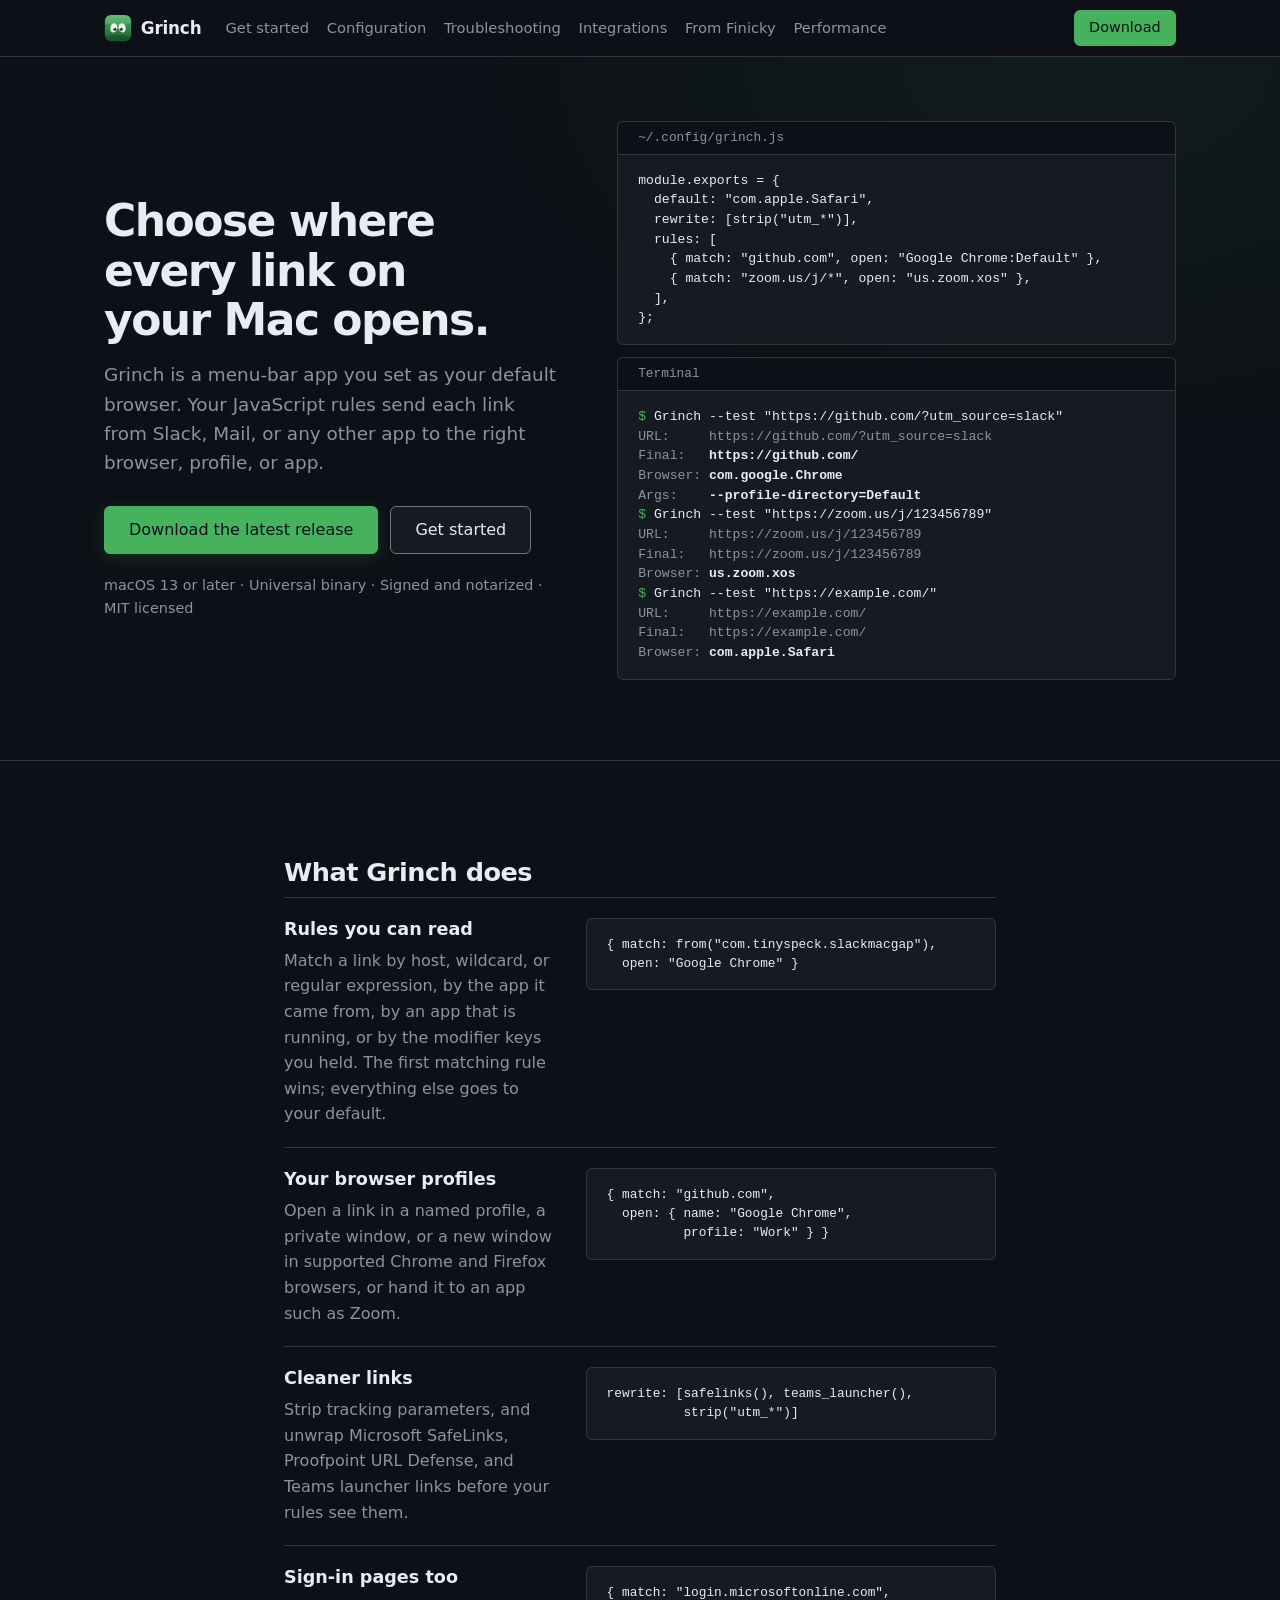
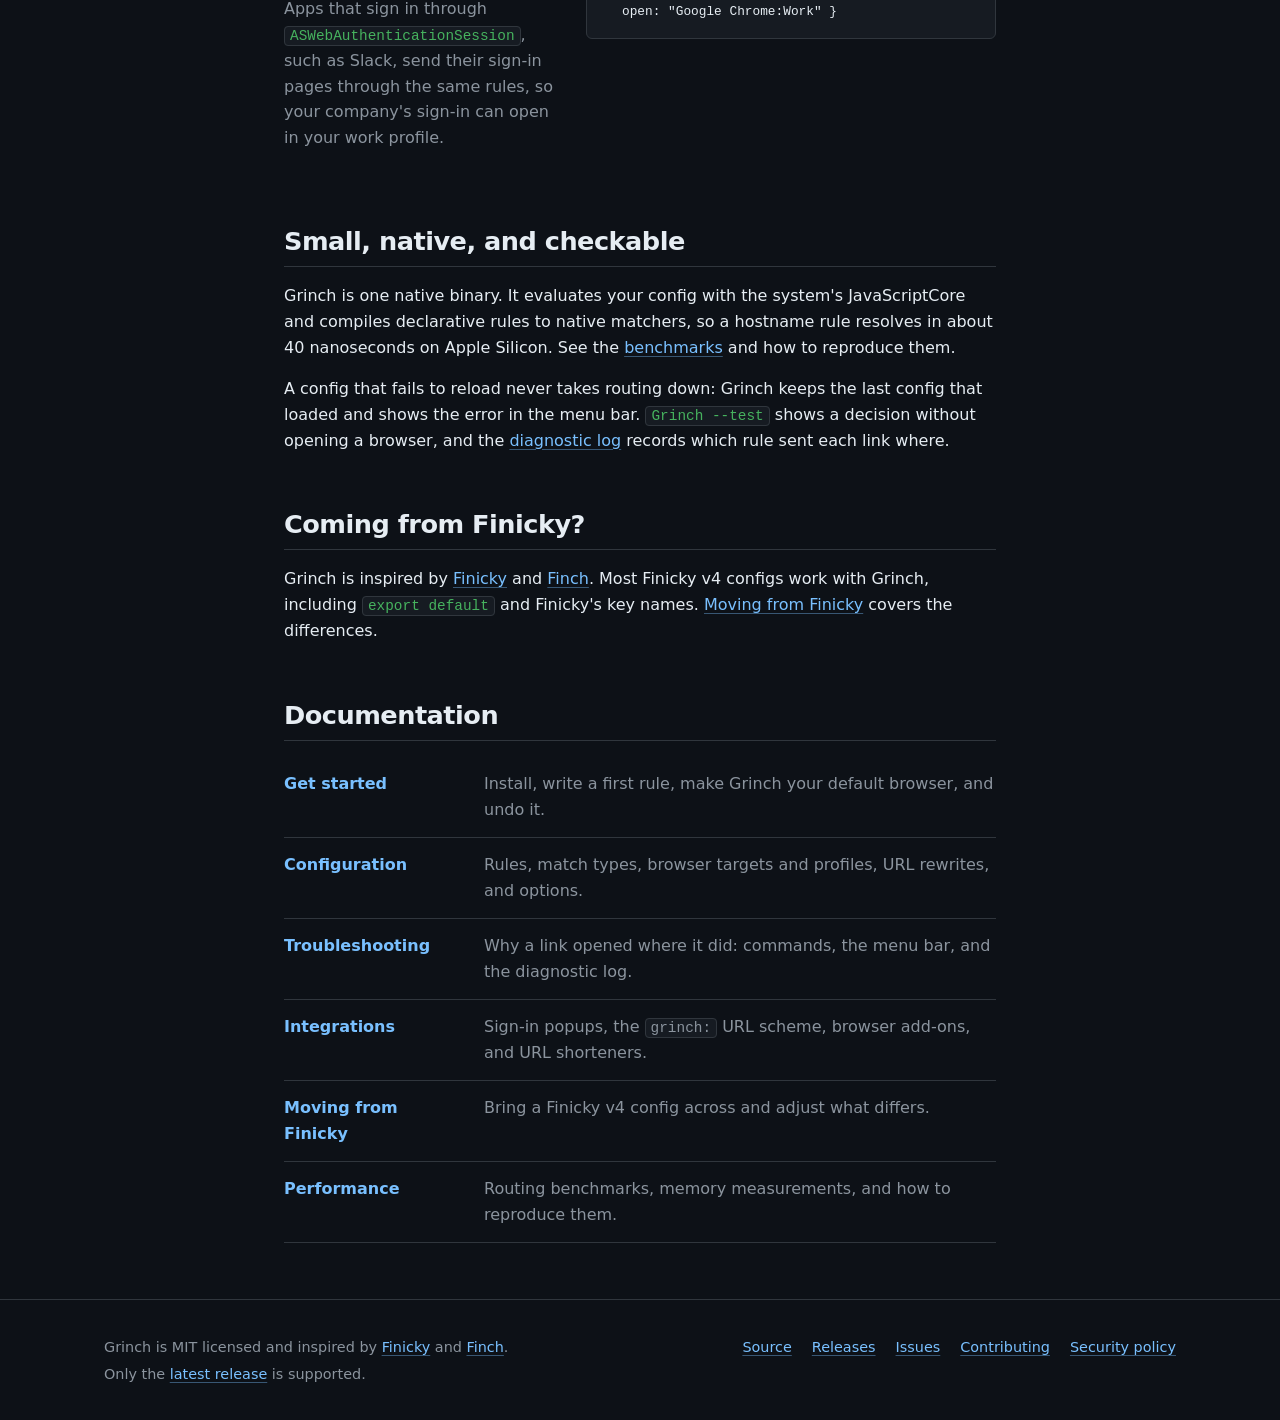
<file: docs/index.html>
<!doctype html>
<html lang="en">
<head>
<meta charset="utf-8">
<meta name="viewport" content="width=device-width, initial-scale=1">
<title>Grinch: choose where links open on your Mac</title>
<meta name="description" content="Grinch is a macOS menu-bar app that sends each link to the browser, profile, or app your JavaScript rules choose. Most Finicky v4 configs work with it.">
<meta name="theme-color" content="#0d1117">

<meta property="og:type" content="website">
<meta property="og:title" content="Grinch: choose where links open on your Mac">
<meta property="og:description" content="Grinch is a macOS menu-bar app that sends each link to the browser, profile, or app your JavaScript rules choose. Most Finicky v4 configs work with it.">
<meta property="og:url" content="https://jamtur01.github.io/grinch/">
<meta property="og:image" content="https://jamtur01.github.io/grinch/social-preview.png">
<meta property="og:image:width" content="1280">
<meta property="og:image:height" content="640">
<meta property="og:image:alt" content="Grinch: choose where links open on your Mac">
<meta name="twitter:card" content="summary_large_image">
<meta name="twitter:image" content="https://jamtur01.github.io/grinch/social-preview.png">

<link rel="icon" href="grinch-icon.svg" type="image/svg+xml">
<link rel="stylesheet" href="style.css">
</head>
<body>

<a class="skip" href="#main">Skip to content</a>

<header class="site-header">
  <div class="wide">
    <a class="brand" href="index.html">
      <img src="grinch-icon.svg" width="28" height="28" alt="">Grinch
    </a>
    <nav class="site-nav" aria-label="Documentation">
      <ul>
      <li><a href="start.html">Get started</a></li>
      <li><a href="config.html">Configuration</a></li>
      <li><a href="troubleshooting.html">Troubleshooting</a></li>
      <li><a href="integrations.html">Integrations</a></li>
      <li><a href="finicky.html">From Finicky</a></li>
      <li><a href="performance.html">Performance</a></li>
      </ul>
    </nav>
    <a class="cta primary small header-download" href="https://github.com/jamtur01/grinch/releases/latest">Download</a>
  </div>
</header>

<section class="hero" aria-labelledby="hero-title">
  <div class="wide">
    <div>
      <h1 id="hero-title">Choose where every link on your Mac opens.</h1>
      <p class="lead">Grinch is a menu-bar app you set as your default browser.
        Your JavaScript rules send each link from Slack, Mail, or any other app
        to the right browser, profile, or app.</p>
      <div class="ctas">
        <a class="cta primary" href="https://github.com/jamtur01/grinch/releases/latest">Download the latest release</a>
        <a class="cta" href="start.html">Get started</a>
      </div>
      <p class="meta">macOS 13 or later &middot; Universal binary &middot; Signed and notarized &middot; MIT licensed</p>
    </div>

    <div class="hero-demo">
      <figure class="file">
        <figcaption>~/.config/grinch.js</figcaption>
<pre><code><span class="l" style="--h:4ch">module.exports = {</span><span class="l" style="--h:6ch">  default: "com.apple.Safari",</span><span class="l" style="--h:6ch">  rewrite: [strip("utm_*")],</span><span class="l" style="--h:6ch">  rules: [</span><span class="l" style="--h:8ch">    { match: "github.com", open: "Google Chrome:Default" },</span><span class="l" style="--h:8ch">    { match: "zoom.us/j/*", open: "us.zoom.xos" },</span><span class="l" style="--h:6ch">  ],</span><span class="l" style="--h:4ch">};</span></code></pre>
      </figure>
      <figure class="term">
        <figcaption>Terminal</figcaption>
<pre><code><span class="l cmd">Grinch --test "https://github.com/?utm_source=slack"</span><span class="l out">URL:     https://github.com/?utm_source=slack</span><span class="l out">Final:   <b>https://github.com/</b></span><span class="l out">Browser: <b>com.google.Chrome</b></span><span class="l out">Args:    <b>--profile-directory=Default</b></span><span class="l cmd">Grinch --test "https://zoom.us/j/123456789"</span><span class="l out">URL:     https://zoom.us/j/123456789</span><span class="l out">Final:   https://zoom.us/j/123456789</span><span class="l out">Browser: <b>us.zoom.xos</b></span><span class="l cmd">Grinch --test "https://example.com/"</span><span class="l out">URL:     https://example.com/</span><span class="l out">Final:   https://example.com/</span><span class="l out">Browser: <b>com.apple.Safari</b></span></code></pre>
      </figure>
    </div>
  </div>
</section>

<main id="main" class="container">

<section id="what" aria-labelledby="what-title">
  <h2 id="what-title"><a class="self" href="#what">What Grinch does</a></h2>
  <ul class="proofs">
    <li>
      <div>
        <h3>Rules you can read</h3>
        <p>Match a link by host, wildcard, or regular expression, by the app it
          came from, by an app that is running, or by the modifier keys you
          held. The first matching rule wins; everything else goes to your
          default.</p>
      </div>
<pre><code>{ match: from("com.tinyspeck.slackmacgap"),
  open: "Google Chrome" }</code></pre>
    </li>
    <li>
      <div>
        <h3>Your browser profiles</h3>
        <p>Open a link in a named profile, a private window, or a new window in
          supported Chrome and Firefox browsers, or hand it to an app such as
          Zoom.</p>
      </div>
<pre><code>{ match: "github.com",
  open: { name: "Google Chrome",
          profile: "Work" } }</code></pre>
    </li>
    <li>
      <div>
        <h3>Cleaner links</h3>
        <p>Strip tracking parameters, and unwrap Microsoft SafeLinks, Proofpoint
          URL Defense, and Teams launcher links before your rules see them.</p>
      </div>
<pre><code>rewrite: [safelinks(), teams_launcher(),
          strip("utm_*")]</code></pre>
    </li>
    <li>
      <div>
        <h3>Sign-in pages too</h3>
        <p>Apps that sign in through <code>ASWebAuthenticationSession</code>,
          such as Slack, send their sign-in pages through the same rules, so
          your company's sign-in can open in your work profile.</p>
      </div>
<pre><code>{ match: "login.microsoftonline.com",
  open: "Google Chrome:Work" }</code></pre>
    </li>
  </ul>
</section>

<section id="native" aria-labelledby="native-title">
  <h2 id="native-title"><a class="self" href="#native">Small, native, and checkable</a></h2>
  <p>Grinch is one native binary. It evaluates your config with the system's
    JavaScriptCore and compiles declarative rules to native matchers, so a
    hostname rule resolves in about 40 nanoseconds on Apple Silicon. See the
    <a href="performance.html">benchmarks</a> and how to reproduce them.</p>
  <p>A config that fails to reload never takes routing down: Grinch keeps the
    last config that loaded and shows the error in the menu bar.
    <code>Grinch --test</code> shows a decision without opening a browser, and
    the <a href="troubleshooting.html">diagnostic log</a> records which rule
    sent each link where.</p>
</section>

<section id="finicky" aria-labelledby="finicky-title">
  <h2 id="finicky-title"><a class="self" href="#finicky">Coming from Finicky?</a></h2>
  <p>Grinch is inspired by <a href="https://github.com/johnste/finicky">Finicky</a>
    and <a href="https://github.com/expelledboy/finch">Finch</a>. Most Finicky v4
    configs work with Grinch, including <code>export default</code> and Finicky's
    key names. <a href="finicky.html">Moving from Finicky</a> covers the
    differences.</p>
</section>

<section id="docs" aria-labelledby="docs-title">
  <h2 id="docs-title"><a class="self" href="#docs">Documentation</a></h2>
  <ul class="doc-index">
    <li><a href="start.html"><span class="doc-name">Get started</span>
      <span class="doc-desc">Install, write a first rule, make Grinch your default browser, and undo it.</span></a></li>
    <li><a href="config.html"><span class="doc-name">Configuration</span>
      <span class="doc-desc">Rules, match types, browser targets and profiles, URL rewrites, and options.</span></a></li>
    <li><a href="troubleshooting.html"><span class="doc-name">Troubleshooting</span>
      <span class="doc-desc">Why a link opened where it did: commands, the menu bar, and the diagnostic log.</span></a></li>
    <li><a href="integrations.html"><span class="doc-name">Integrations</span>
      <span class="doc-desc">Sign-in popups, the <code>grinch:</code> URL scheme, browser add-ons, and URL shorteners.</span></a></li>
    <li><a href="finicky.html"><span class="doc-name">Moving from Finicky</span>
      <span class="doc-desc">Bring a Finicky v4 config across and adjust what differs.</span></a></li>
    <li><a href="performance.html"><span class="doc-name">Performance</span>
      <span class="doc-desc">Routing benchmarks, memory measurements, and how to reproduce them.</span></a></li>
  </ul>
</section>

</main>

<footer class="site-footer">
  <div class="wide">
    <div>
      <p>Grinch is MIT licensed and inspired by
        <a href="https://github.com/johnste/finicky">Finicky</a> and
        <a href="https://github.com/expelledboy/finch">Finch</a>.</p>
      <p>Only the <a href="https://github.com/jamtur01/grinch/releases/latest">latest release</a> is supported.</p>
    </div>
    <ul>
      <li><a href="https://github.com/jamtur01/grinch">Source</a></li>
      <li><a href="https://github.com/jamtur01/grinch/releases">Releases</a></li>
      <li><a href="https://github.com/jamtur01/grinch/issues">Issues</a></li>
      <li><a href="https://github.com/jamtur01/grinch/blob/main/CONTRIBUTING.md">Contributing</a></li>
      <li><a href="https://github.com/jamtur01/grinch/blob/main/SECURITY.md">Security policy</a></li>
    </ul>
  </div>
</footer>

</body>
</html>
</file>
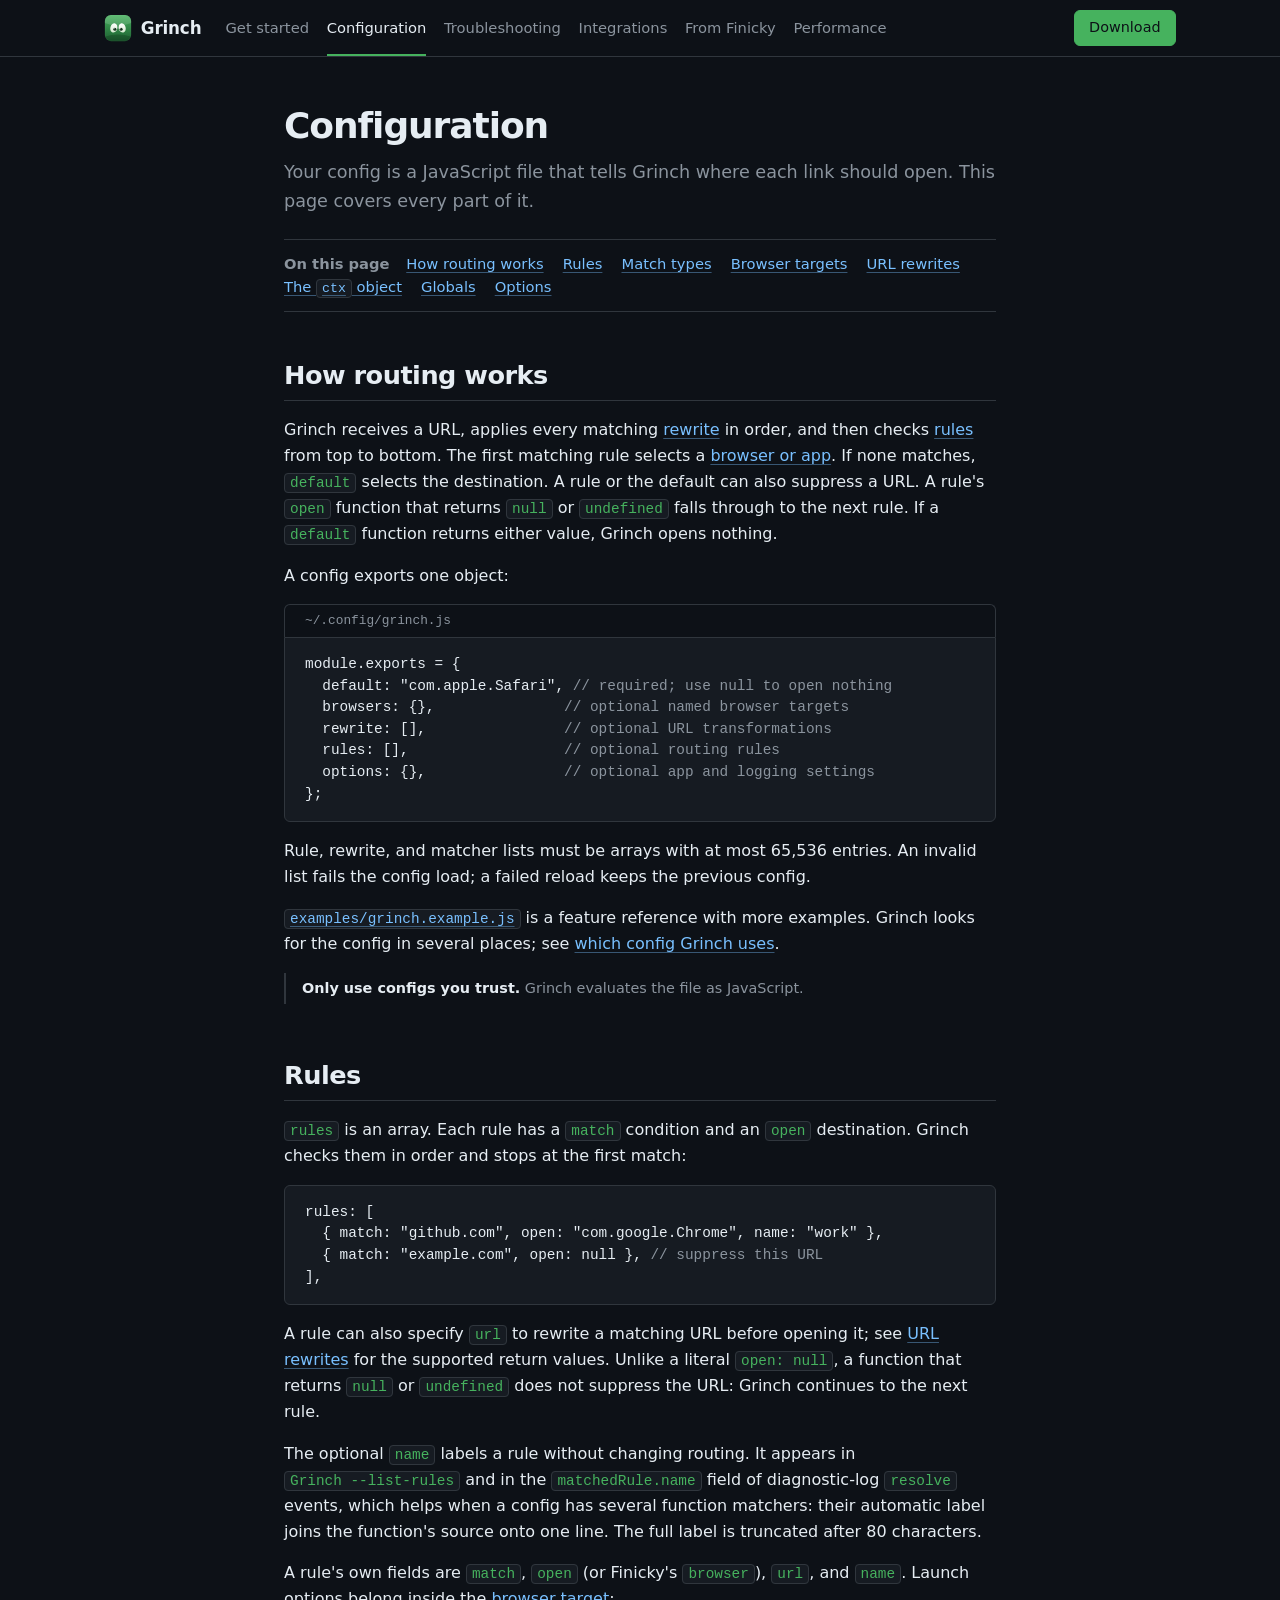
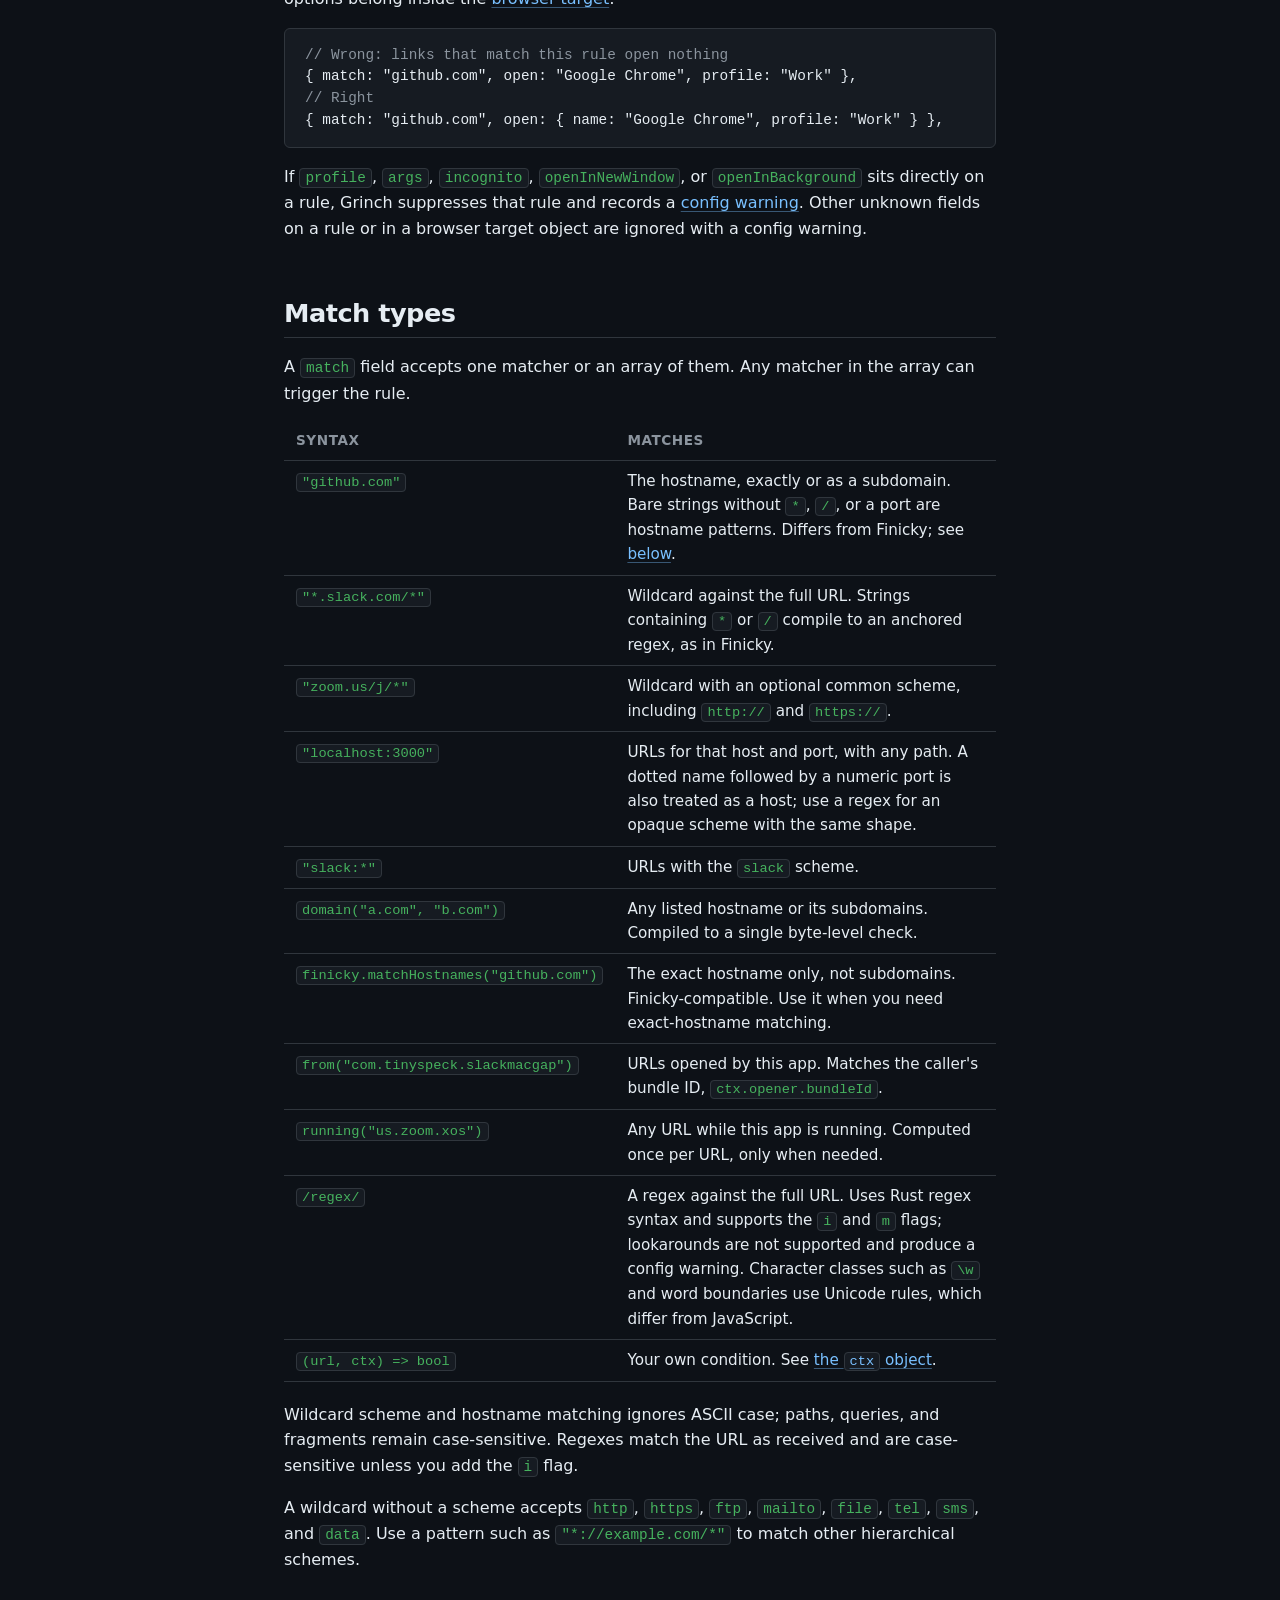
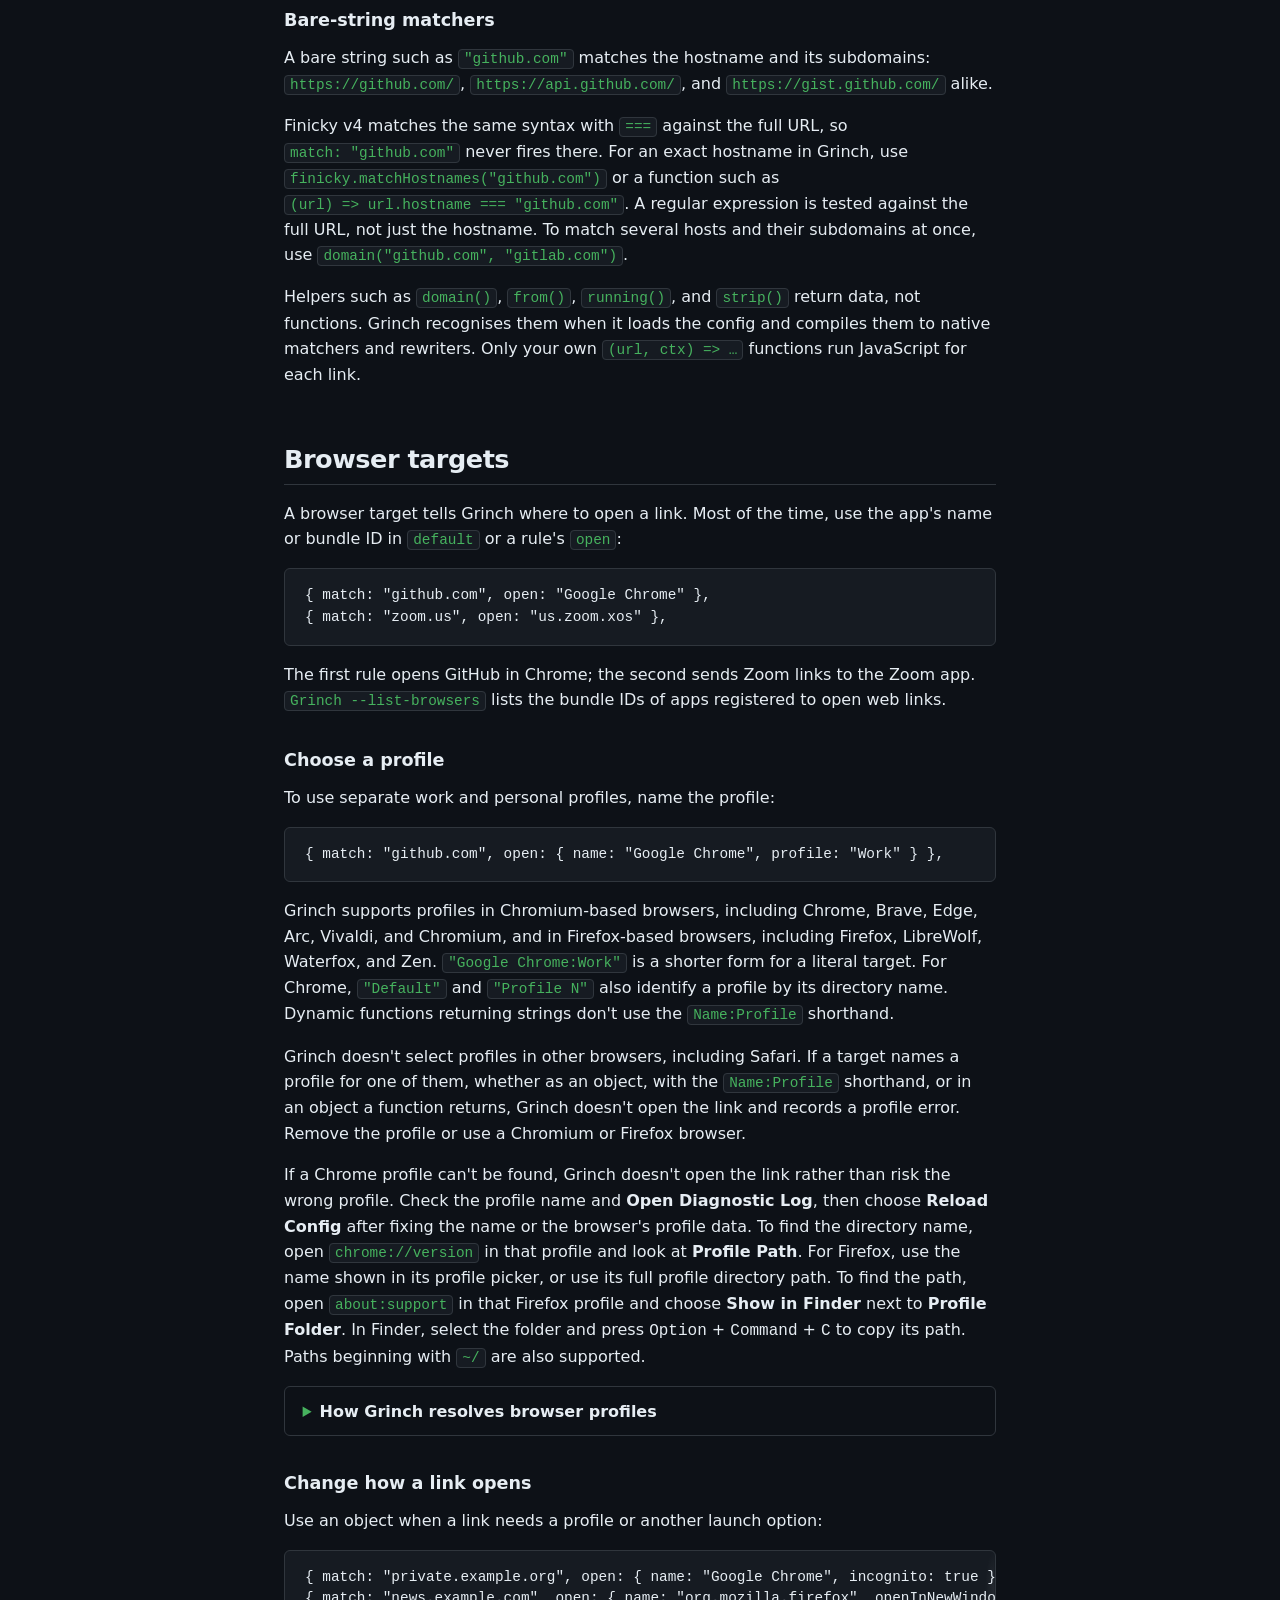
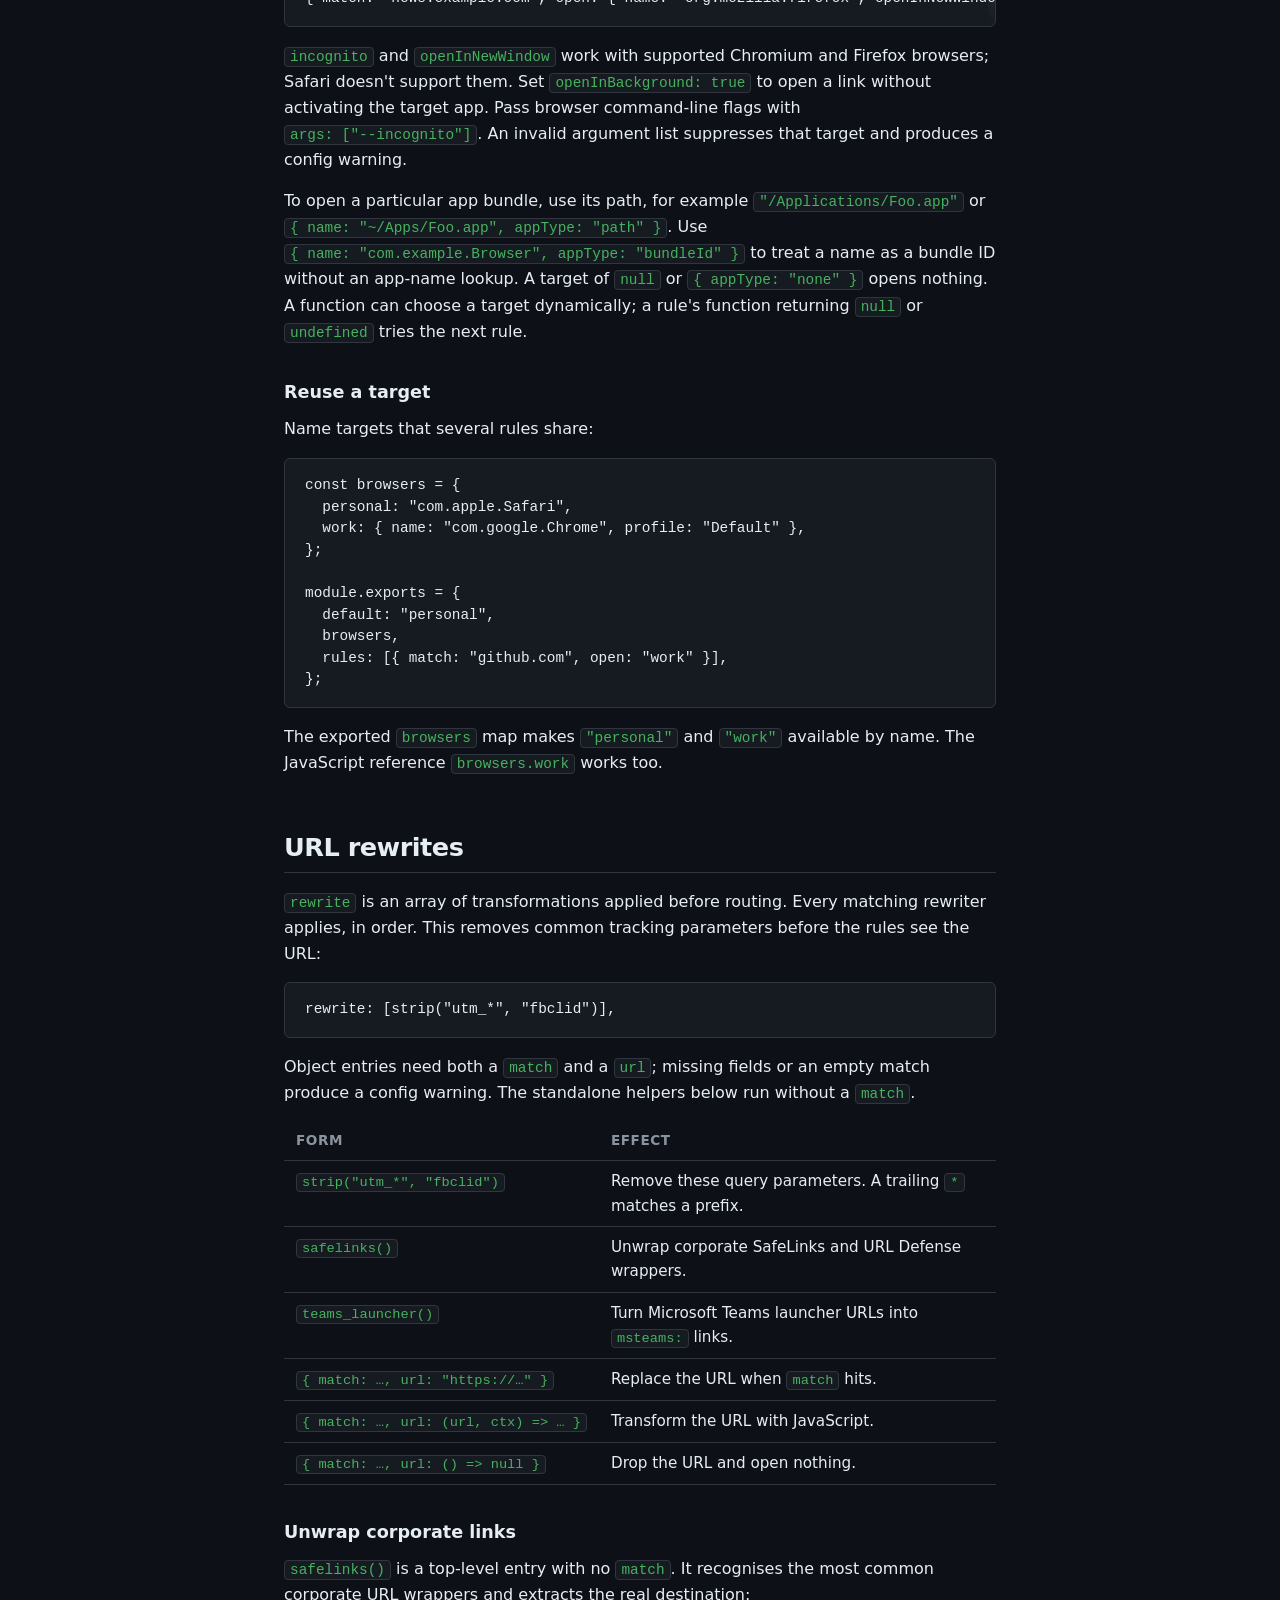
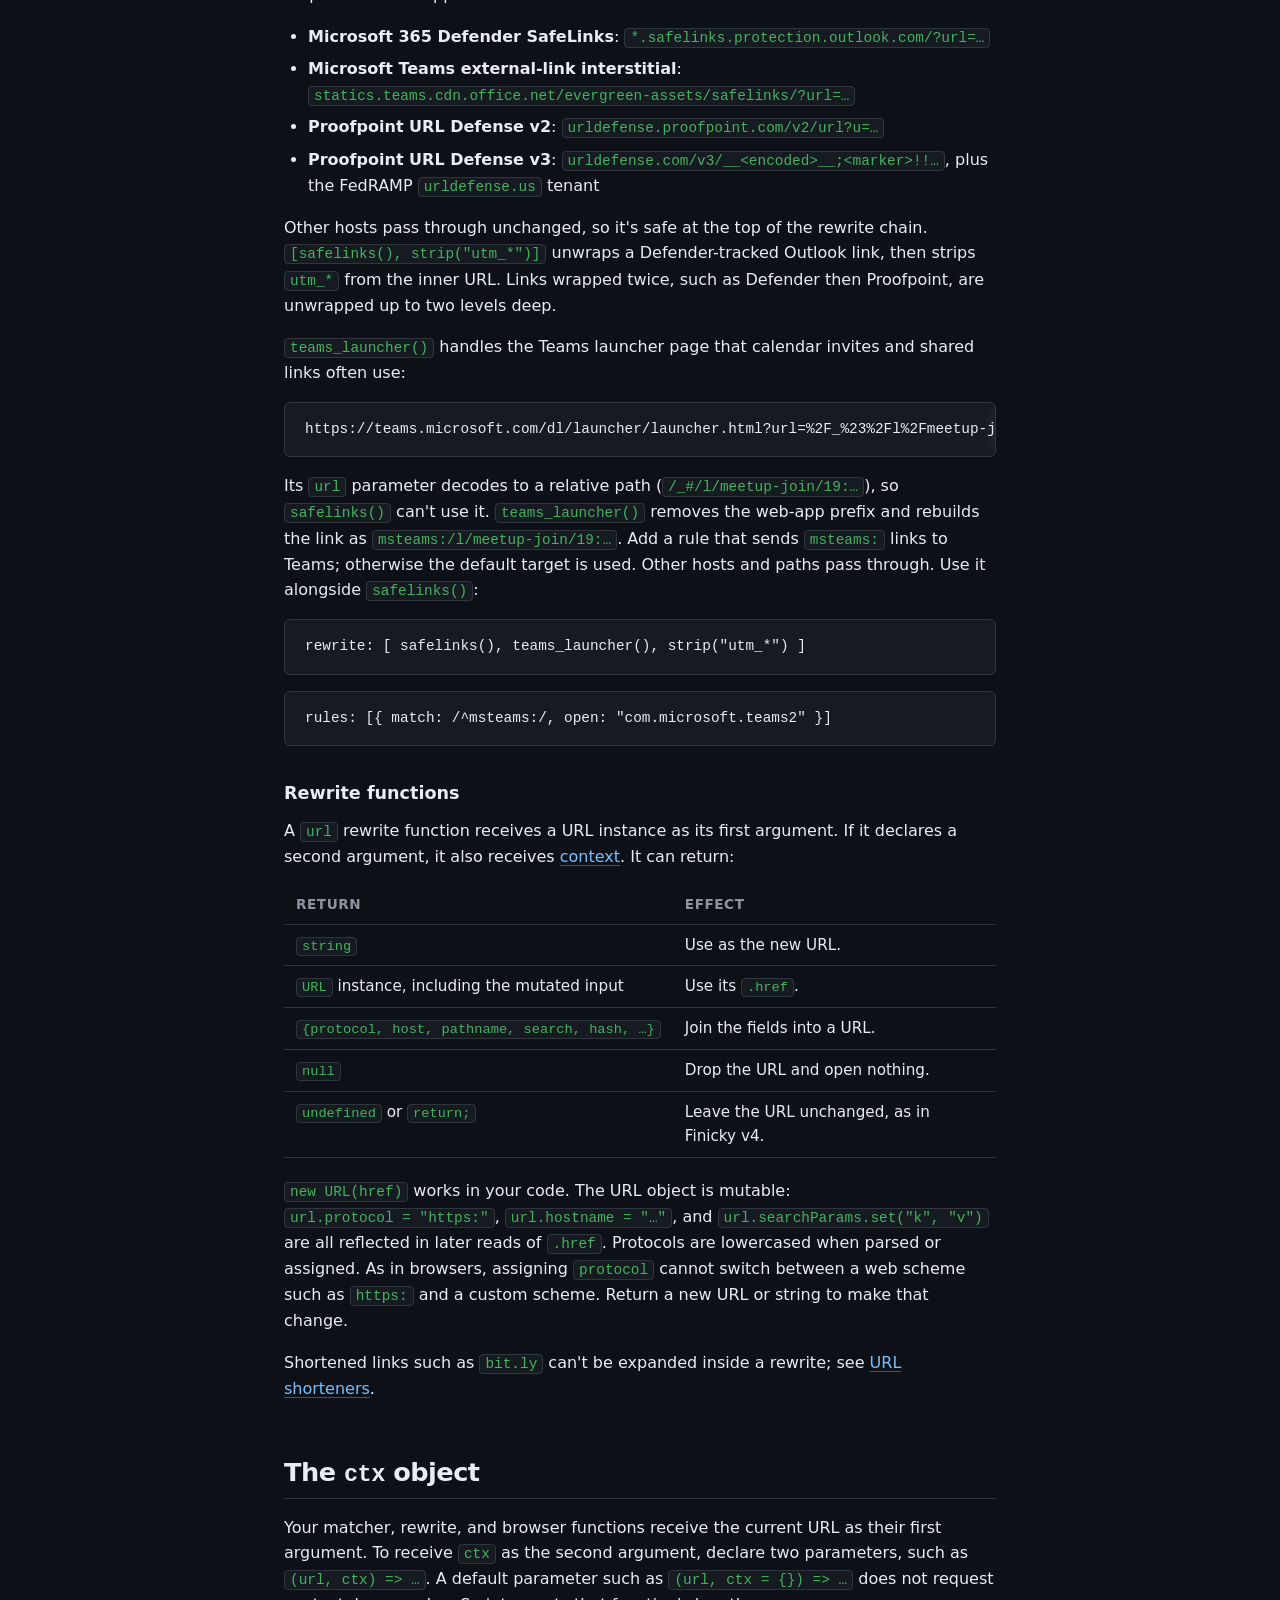
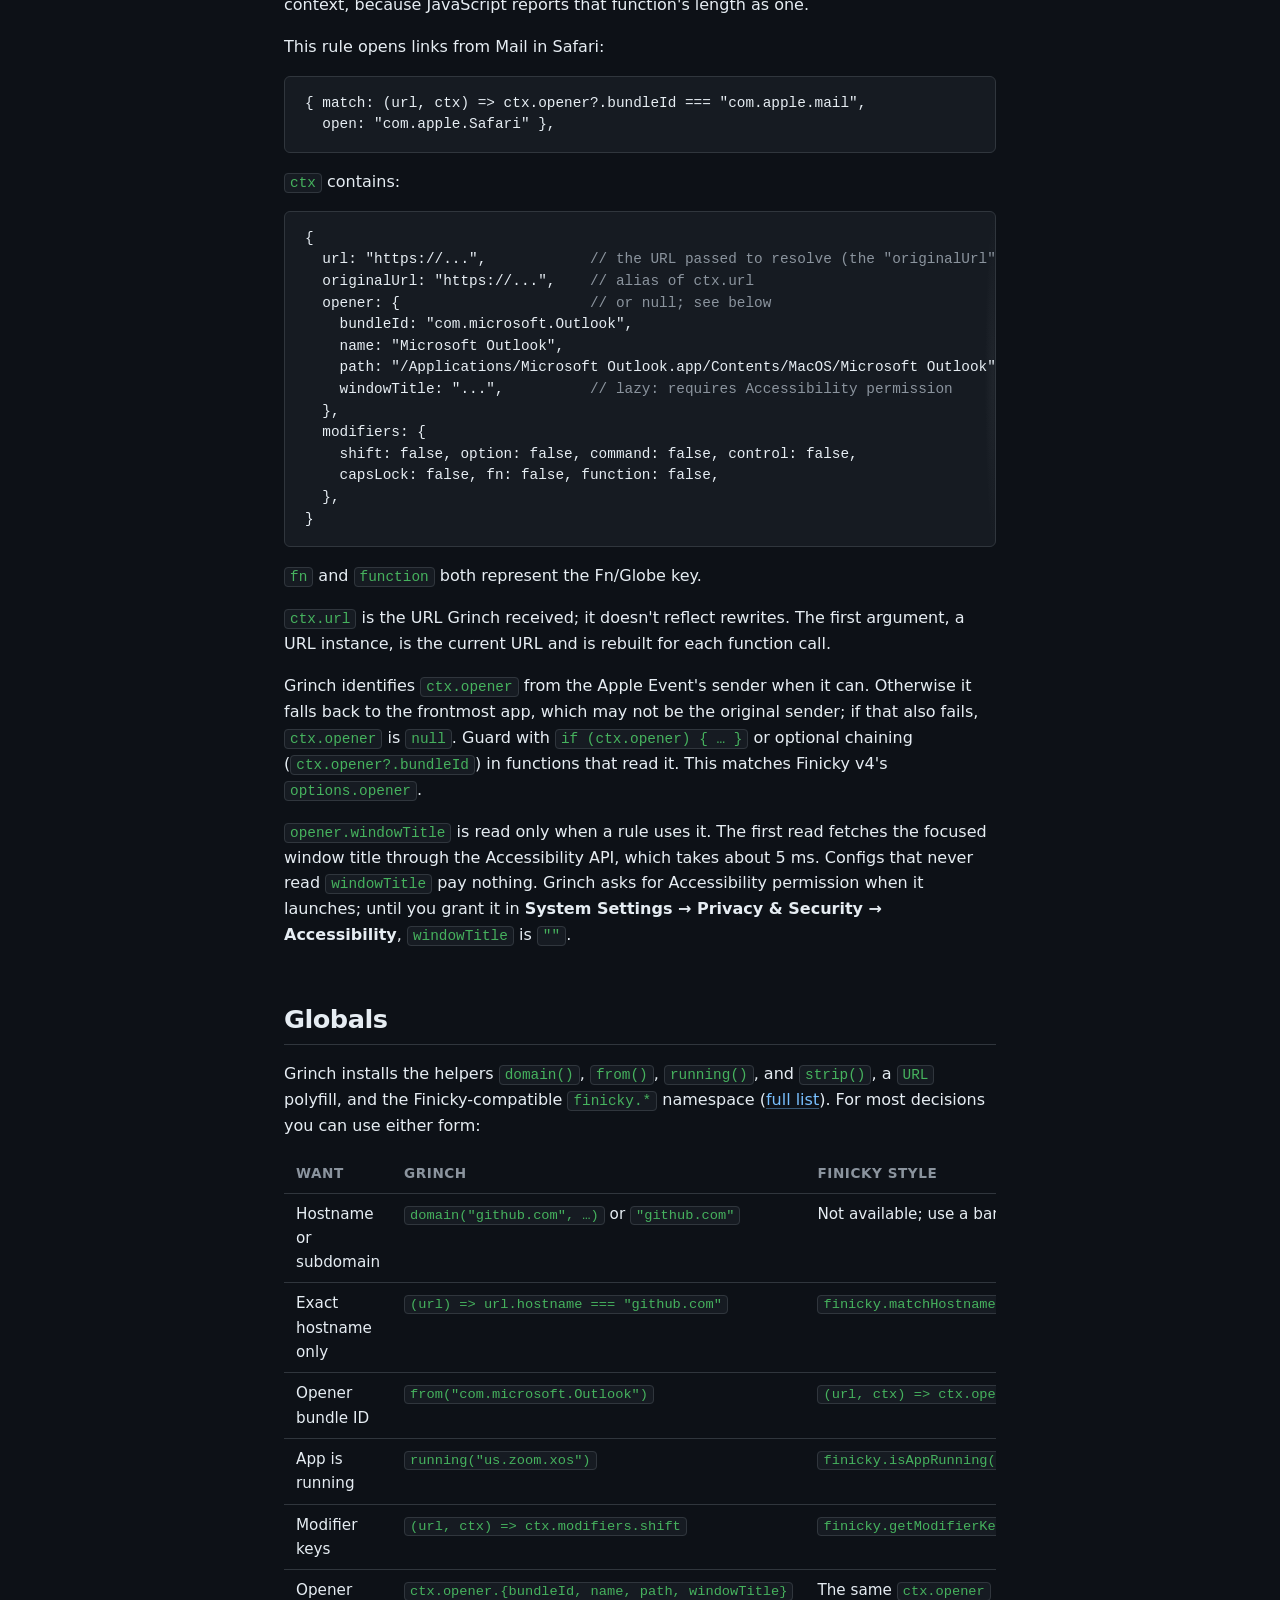
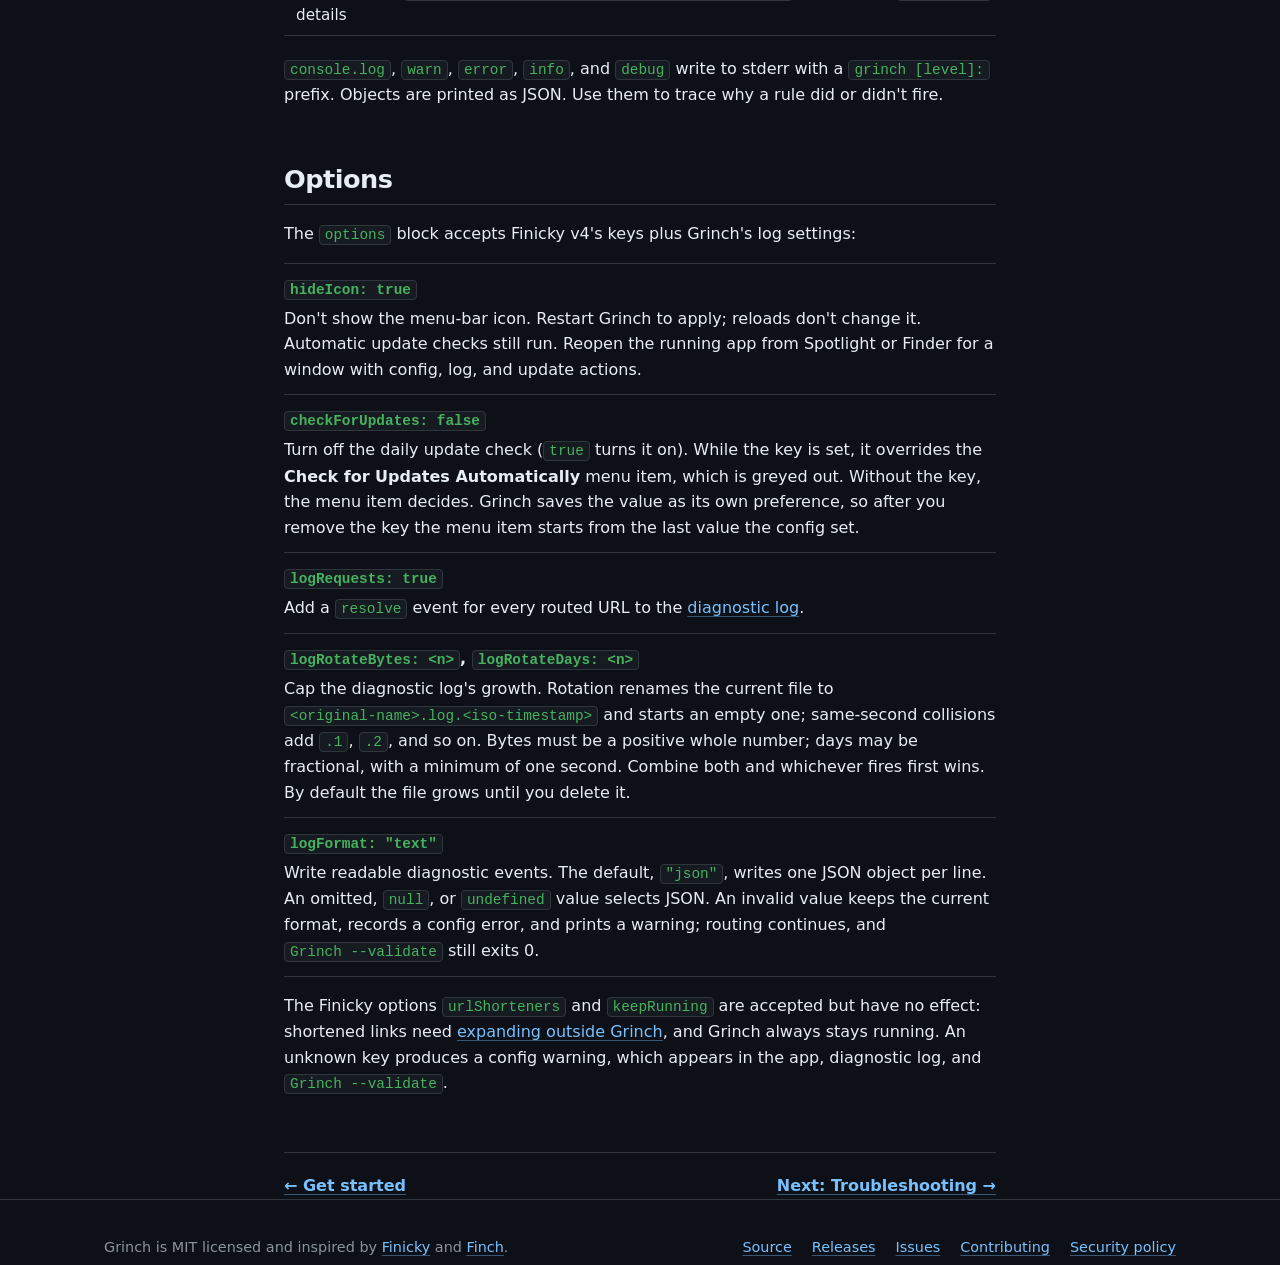
<file: docs/config.html>
<!doctype html>
<html lang="en">
<head>
<meta charset="utf-8">
<meta name="viewport" content="width=device-width, initial-scale=1">
<title>Configuration · Grinch</title>
<meta name="description" content="Rules, match types, browser targets, URL rewrites, the context object, and options.">
<meta name="theme-color" content="#0d1117">

<meta property="og:type" content="website">
<meta property="og:title" content="Configuration · Grinch">
<meta property="og:description" content="Rules, match types, browser targets, URL rewrites, the context object, and options.">
<meta property="og:url" content="https://jamtur01.github.io/grinch/config.html">
<meta property="og:image" content="https://jamtur01.github.io/grinch/social-preview.png">
<meta property="og:image:width" content="1280">
<meta property="og:image:height" content="640">
<meta property="og:image:alt" content="Grinch: choose where links open on your Mac">
<meta name="twitter:card" content="summary_large_image">
<meta name="twitter:image" content="https://jamtur01.github.io/grinch/social-preview.png">

<link rel="icon" href="grinch-icon.svg" type="image/svg+xml">
<link rel="stylesheet" href="style.css">
</head>
<body>

<a class="skip" href="#main">Skip to content</a>

<header class="site-header">
  <div class="wide">
    <a class="brand" href="index.html">
      <img src="grinch-icon.svg" width="28" height="28" alt="">Grinch
    </a>
    <nav class="site-nav" aria-label="Documentation">
      <ul>
      <li><a href="start.html">Get started</a></li>
      <li><a href="config.html" aria-current="page">Configuration</a></li>
      <li><a href="troubleshooting.html">Troubleshooting</a></li>
      <li><a href="integrations.html">Integrations</a></li>
      <li><a href="finicky.html">From Finicky</a></li>
      <li><a href="performance.html">Performance</a></li>
      </ul>
    </nav>
    <a class="cta primary small header-download" href="https://github.com/jamtur01/grinch/releases/latest">Download</a>
  </div>
</header>

<main id="main" class="container">

<div class="page-head">
  <h1>Configuration</h1>
  <p class="lead">Your config is a JavaScript file that tells Grinch where each
    link should open. This page covers every part of it.</p>
  <nav class="toc" aria-labelledby="toc-title">
    <h2 id="toc-title">On this page</h2>
    <ul class="toc-list">
      <li><a href="#how-routing-works">How routing works</a></li>
      <li><a href="#rules">Rules</a></li>
      <li><a href="#match-types">Match types</a></li>
      <li><a href="#browser-targets">Browser targets</a></li>
      <li><a href="#rewrites">URL rewrites</a></li>
      <li><a href="#ctx">The <code>ctx</code> object</a></li>
      <li><a href="#globals">Globals</a></li>
      <li><a href="#options">Options</a></li>
    </ul>
  </nav>
</div>

<div class="page-body">

<section id="how-routing-works" aria-labelledby="how-routing-works-title">
  <h2 id="how-routing-works-title"><a class="self" href="#how-routing-works">How routing works</a></h2>
  <p>Grinch receives a URL, applies every matching <a href="#rewrites">rewrite</a>
    in order, and then checks <a href="#rules">rules</a> from top to bottom. The
    first matching rule selects a <a href="#browser-targets">browser or app</a>.
    If none matches, <code>default</code> selects the destination. A rule or the
    default can also suppress a URL. A rule's <code>open</code> function that
    returns <code>null</code> or <code>undefined</code> falls through to the next
    rule. If a <code>default</code> function returns either value, Grinch opens
    nothing.</p>
  <p>A config exports one object:</p>
  <figure class="file">
    <figcaption>~/.config/grinch.js</figcaption>
<pre><code>module.exports = {
  default: "com.apple.Safari", <span class="c">// required; use null to open nothing</span>
  browsers: {},               <span class="c">// optional named browser targets</span>
  rewrite: [],                <span class="c">// optional URL transformations</span>
  rules: [],                  <span class="c">// optional routing rules</span>
  options: {},                <span class="c">// optional app and logging settings</span>
};</code></pre>
  </figure>
  <p>Rule, rewrite, and matcher lists must be arrays with at most 65,536 entries.
    An invalid list fails the config load; a failed reload keeps the previous config.</p>
  <p><a href="https://github.com/jamtur01/grinch/blob/main/examples/grinch.example.js"><code>examples/grinch.example.js</code></a>
    is a feature reference with more examples. Grinch looks for the config in
    several places; see <a href="troubleshooting.html#which-config">which config
    Grinch uses</a>.</p>
  <p class="note"><strong>Only use configs you trust.</strong> Grinch evaluates the
    file as JavaScript.</p>
</section>

<section id="rules" aria-labelledby="rules-title">
  <h2 id="rules-title"><a class="self" href="#rules">Rules</a></h2>
  <p><code>rules</code> is an array. Each rule has a <code>match</code> condition
    and an <code>open</code> destination. Grinch checks them in order and stops at
    the first match:</p>
<pre><code>rules: [
  { match: "github.com", open: "com.google.Chrome", name: "work" },
  { match: "example.com", open: null }, <span class="c">// suppress this URL</span>
],</code></pre>
  <p>A rule can also specify <code>url</code> to rewrite a matching URL before
    opening it; see <a href="#rewrites">URL rewrites</a> for the supported return
    values. Unlike a literal <code>open: null</code>, a function that returns
    <code>null</code> or <code>undefined</code> does not suppress the URL: Grinch
    continues to the next rule.</p>
  <p>The optional <code>name</code> labels a rule without changing routing. It
    appears in <code>Grinch --list-rules</code> and in the
    <code>matchedRule.name</code> field of diagnostic-log <code>resolve</code>
    events, which helps when a config has several function matchers: their
    automatic label joins the function's source onto one line. The full label
    is truncated after 80 characters.</p>
  <p>A rule's own fields are <code>match</code>, <code>open</code> (or
    Finicky's <code>browser</code>), <code>url</code>, and <code>name</code>.
    Launch options belong inside the <a href="#browser-targets">browser
    target</a>:</p>
<pre><code><span class="c">// Wrong: links that match this rule open nothing</span>
{ match: "github.com", open: "Google Chrome", profile: "Work" },
<span class="c">// Right</span>
{ match: "github.com", open: { name: "Google Chrome", profile: "Work" } },</code></pre>
  <p>If <code>profile</code>, <code>args</code>, <code>incognito</code>,
    <code>openInNewWindow</code>, or <code>openInBackground</code> sits directly
    on a rule, Grinch suppresses that rule and records a
    <a href="troubleshooting.html#config-warnings">config warning</a>. Other
    unknown fields on a rule or in a browser target object are ignored with a
    config warning.</p>
</section>

<section id="match-types" aria-labelledby="match-types-title">
  <h2 id="match-types-title"><a class="self" href="#match-types">Match types</a></h2>
  <p>A <code>match</code> field accepts one matcher or an array of them. Any
    matcher in the array can trigger the rule.</p>
  <div class="table-wrap">
  <table class="stack">
    <thead><tr><th scope="col">Syntax</th><th scope="col">Matches</th></tr></thead>
    <tbody>
      <tr><th scope="row"><code>"github.com"</code></th><td>The hostname, exactly or as a subdomain. Bare strings without <code>*</code>, <code>/</code>, or a port are hostname patterns. Differs from Finicky; see <a href="#bare-strings">below</a>.</td></tr>
      <tr><th scope="row"><code>"*.slack.com/*"</code></th><td>Wildcard against the full URL. Strings containing <code>*</code> or <code>/</code> compile to an anchored regex, as in Finicky.</td></tr>
      <tr><th scope="row"><code>"zoom.us/j/*"</code></th><td>Wildcard with an optional common scheme, including <code>http://</code> and <code>https://</code>.</td></tr>
      <tr><th scope="row"><code>"localhost:3000"</code></th><td>URLs for that host and port, with any path. A dotted name followed by a numeric port is also treated as a host; use a regex for an opaque scheme with the same shape.</td></tr>
      <tr><th scope="row"><code>"slack:*"</code></th><td>URLs with the <code>slack</code> scheme.</td></tr>
      <tr><th scope="row"><code>domain("a.com", "b.com")</code></th><td>Any listed hostname or its subdomains. Compiled to a single byte-level check.</td></tr>
      <tr><th scope="row"><code>finicky.matchHostnames("github.com")</code></th><td>The exact hostname only, not subdomains. Finicky-compatible. Use it when you need exact-hostname matching.</td></tr>
      <tr><th scope="row"><code>from("com.tinyspeck.slackmacgap")</code></th><td>URLs opened by this app. Matches the caller's bundle ID, <code>ctx.opener.bundleId</code>.</td></tr>
      <tr><th scope="row"><code>running("us.zoom.xos")</code></th><td>Any URL while this app is running. Computed once per URL, only when needed.</td></tr>
      <tr><th scope="row"><code>/regex/</code></th><td>A regex against the full URL. Uses Rust regex syntax and supports the <code>i</code> and <code>m</code> flags; lookarounds are not supported and produce a config warning. Character classes such as <code>\w</code> and word boundaries use Unicode rules, which differ from JavaScript.</td></tr>
      <tr><th scope="row"><code>(url, ctx) =&gt; bool</code></th><td>Your own condition. See <a href="#ctx">the <code>ctx</code> object</a>.</td></tr>
    </tbody>
  </table>
  </div>
  <p>Wildcard scheme and hostname matching ignores ASCII case; paths, queries,
    and fragments remain case-sensitive. Regexes match the URL as received and are
    case-sensitive unless you add the <code>i</code> flag.</p>
  <p>A wildcard without a scheme accepts <code>http</code>, <code>https</code>,
    <code>ftp</code>, <code>mailto</code>, <code>file</code>, <code>tel</code>,
    <code>sms</code>, and <code>data</code>. Use a pattern such as
    <code>"*://example.com/*"</code> to match other hierarchical schemes.</p>

  <h3 id="bare-strings"><a class="self" href="#bare-strings">Bare-string matchers</a></h3>
  <p>A bare string such as <code>"github.com"</code> matches the hostname and its
    subdomains: <code>https://github.com/</code>, <code>https://api.github.com/</code>,
    and <code>https://gist.github.com/</code> alike.</p>
  <p>Finicky v4 matches the same syntax with <code>===</code> against the full
    URL, so <code>match: "github.com"</code> never fires there. For an exact
    hostname in Grinch, use <code>finicky.matchHostnames("github.com")</code> or a
    function such as <code>(url) =&gt; url.hostname === "github.com"</code>. A
    regular expression is tested against the full URL, not just the hostname.
    To match several hosts and their subdomains at once, use
    <code>domain("github.com", "gitlab.com")</code>.</p>
  <p>Helpers such as <code>domain()</code>, <code>from()</code>,
    <code>running()</code>, and <code>strip()</code> return data, not functions.
    Grinch recognises them when it loads the config and compiles them to native
    matchers and rewriters. Only your own <code>(url, ctx) =&gt; …</code>
    functions run JavaScript for each link.</p>
</section>

<section id="browser-targets" aria-labelledby="browser-targets-title">
  <h2 id="browser-targets-title"><a class="self" href="#browser-targets">Browser targets</a></h2>
  <p>A browser target tells Grinch where to open a link. Most of the time, use
    the app's name or bundle ID in <code>default</code> or a rule's
    <code>open</code>:</p>
<pre><code>{ match: "github.com", open: "Google Chrome" },
{ match: "zoom.us", open: "us.zoom.xos" },</code></pre>
  <p>The first rule opens GitHub in Chrome; the second sends Zoom links to the
    Zoom app. <code>Grinch --list-browsers</code> lists the bundle IDs of apps
    registered to open web links.</p>

  <h3 id="profiles"><a class="self" href="#profiles">Choose a profile</a></h3>
  <p>To use separate work and personal profiles, name the profile:</p>
<pre><code>{ match: "github.com", open: { name: "Google Chrome", profile: "Work" } },</code></pre>
  <p>Grinch supports profiles in Chromium-based browsers, including Chrome,
    Brave, Edge, Arc, Vivaldi, and Chromium, and in Firefox-based browsers,
    including Firefox, LibreWolf, Waterfox, and Zen. <code>"Google Chrome:Work"</code>
    is a shorter form for a literal target. For Chrome, <code>"Default"</code> and
    <code>"Profile N"</code> also identify a profile by its directory name.
    Dynamic functions returning strings don't use the <code>Name:Profile</code>
    shorthand.</p>
  <p>Grinch doesn't select profiles in other browsers, including Safari. If a target
    names a profile for one of them, whether as an object, with the
    <code>Name:Profile</code> shorthand, or in an object a function returns,
    Grinch doesn't open the link and records a profile error. Remove the
    profile or use a Chromium or Firefox browser.</p>
  <p>If a Chrome profile can't be found, Grinch doesn't open the link rather than
    risk the wrong profile. Check the profile name and
    <strong>Open Diagnostic Log</strong>, then choose <strong>Reload Config</strong>
    after fixing the name or the browser's profile data. To find the directory
    name, open <code>chrome://version</code> in that profile and look at
    <strong>Profile Path</strong>. For Firefox, use the name shown in its
    profile picker, or use its full profile directory path. To find the path,
    open <code>about:support</code> in that Firefox profile and choose
    <strong>Show in Finder</strong> next to <strong>Profile Folder</strong>.
    In Finder, select the folder and press <kbd>Option</kbd> + <kbd>Command</kbd> +
    <kbd>C</kbd> to copy its path. Paths beginning with <code>~/</code> are also
    supported.</p>
  <details>
    <summary>How Grinch resolves browser profiles</summary>
    <p>Chrome display names are looked up in the browser's <code>Local State</code>
      file. <code>Default</code> and <code>Profile N</code> (ASCII digits) are
      explicit directory names and need no profile-file access. Other values must
      match a display name or directory key in <code>Local State</code>. An
      unreadable file, unknown name, or duplicate display name records a <code>profile_error</code> and
      suppresses the launch, including for dynamic targets; Grinch does not try a
      later rule or the default. Use the profile directory when display names are duplicated.</p>
    <p>Firefox profiles use names from <code>profiles.ini</code> or the newer
      profile groups. If <code>profiles.ini</code> exists but can't be read, or
      Grinch can't read the
      profile groups, a name matches multiple profiles, or a profile directory
      is missing, Grinch stops the launch; use a full directory path to resolve
      duplicate names. Legacy profile names
      take precedence when both systems contain the same name. Unknown names are
      passed to Firefox with a warning when an inventory is available. If
      <code>profiles.ini</code> is missing, the name is passed to Firefox. A profile
      on any other browser records
      a <code>profile_error</code> and suppresses the launch.</p>
    <p>If macOS denies access to a browser's profile files, the error says so:
      allow Grinch to access that browser under <strong>System Settings →
      Privacy &amp; Security → Files &amp; Folders</strong>, then choose
      <strong>Reload Config</strong>. Reloading clears cached profile data and
      read failures. The full supported browser-family lists are in
      <a href="https://github.com/jamtur01/grinch/blob/main/src/chromium.rs"><code>src/chromium.rs</code></a> and
      <a href="https://github.com/jamtur01/grinch/blob/main/src/firefox.rs"><code>src/firefox.rs</code></a>.</p>
  </details>

  <h3 id="launch-options"><a class="self" href="#launch-options">Change how a link opens</a></h3>
  <p>Use an object when a link needs a profile or another launch option:</p>
<pre><code>{ match: "private.example.org", open: { name: "Google Chrome", incognito: true } },
{ match: "news.example.com", open: { name: "org.mozilla.firefox", openInNewWindow: true } },</code></pre>
  <p><code>incognito</code> and <code>openInNewWindow</code> work with supported
    Chromium and Firefox browsers; Safari doesn't support them. Set
    <code>openInBackground: true</code> to open a link without activating the
    target app. Pass browser command-line flags with
    <code>args: ["--incognito"]</code>. An invalid argument list suppresses
    that target and produces a config warning.</p>
  <p>To open a particular app bundle, use its path, for example
    <code>"/Applications/Foo.app"</code> or
    <code class="long">{ name: "~/Apps/Foo.app", appType: "path" }</code>. Use
    <code class="long">{ name: "com.example.Browser", appType: "bundleId" }</code> to treat a
    name as a bundle ID without an app-name lookup. A target of <code>null</code>
    or <code>{ appType: "none" }</code> opens nothing. A function can choose a
    target dynamically; a rule's function returning <code>null</code> or
    <code>undefined</code> tries the next rule.</p>

  <h3 id="named-targets"><a class="self" href="#named-targets">Reuse a target</a></h3>
  <p>Name targets that several rules share:</p>
<pre><code>const browsers = {
  personal: "com.apple.Safari",
  work: { name: "com.google.Chrome", profile: "Default" },
};

module.exports = {
  default: "personal",
  browsers,
  rules: [{ match: "github.com", open: "work" }],
};</code></pre>
  <p>The exported <code>browsers</code> map makes <code>"personal"</code> and
    <code>"work"</code> available by name. The JavaScript reference
    <code>browsers.work</code> works too.</p>
</section>

<section id="rewrites" aria-labelledby="rewrites-title">
  <h2 id="rewrites-title"><a class="self" href="#rewrites">URL rewrites</a></h2>
  <p><code>rewrite</code> is an array of transformations applied before routing.
    Every matching rewriter applies, in order. This removes common tracking
    parameters before the rules see the URL:</p>
<pre><code>rewrite: [strip("utm_*", "fbclid")],</code></pre>
  <p>Object entries need both a <code>match</code> and a <code>url</code>;
    missing fields or an empty match produce a config warning. The standalone
    helpers below run without a <code>match</code>.</p>
  <div class="table-wrap">
  <table class="stack">
    <thead><tr><th scope="col">Form</th><th scope="col">Effect</th></tr></thead>
    <tbody>
      <tr><th scope="row"><code>strip("utm_*", "fbclid")</code></th><td>Remove these query parameters. A trailing <code>*</code> matches a prefix.</td></tr>
      <tr><th scope="row"><code>safelinks()</code></th><td>Unwrap corporate SafeLinks and URL Defense wrappers.</td></tr>
      <tr><th scope="row"><code>teams_launcher()</code></th><td>Turn Microsoft Teams launcher URLs into <code>msteams:</code> links.</td></tr>
      <tr><th scope="row"><code>{ match: …, url: "https://…" }</code></th><td>Replace the URL when <code>match</code> hits.</td></tr>
      <tr><th scope="row"><code>{ match: …, url: (url, ctx) =&gt; … }</code></th><td>Transform the URL with JavaScript.</td></tr>
      <tr><th scope="row"><code>{ match: …, url: () =&gt; null }</code></th><td>Drop the URL and open nothing.</td></tr>
    </tbody>
  </table>
  </div>

  <h3 id="safelinks"><a class="self" href="#safelinks">Unwrap corporate links</a></h3>
  <p><code>safelinks()</code> is a top-level entry with no <code>match</code>. It
    recognises the most common corporate URL wrappers and extracts the real
    destination:</p>
  <ul>
    <li><strong>Microsoft 365 Defender SafeLinks</strong>:
      <code class="long">*.safelinks.protection.outlook.com/?url=…</code></li>
    <li><strong>Microsoft Teams external-link interstitial</strong>:
      <code class="long">statics.teams.cdn.office.net/evergreen-assets/safelinks/?url=…</code></li>
    <li><strong>Proofpoint URL Defense v2</strong>:
      <code>urldefense.proofpoint.com/v2/url?u=…</code></li>
    <li><strong>Proofpoint URL Defense v3</strong>:
      <code class="long">urldefense.com/v3/__&lt;encoded&gt;__;&lt;marker&gt;!!…</code>, plus the
      FedRAMP <code>urldefense.us</code> tenant</li>
  </ul>
  <p>Other hosts pass through unchanged, so it's safe at the top of the rewrite
    chain. <code>[safelinks(), strip("utm_*")]</code> unwraps a Defender-tracked
    Outlook link, then strips <code>utm_*</code> from the inner URL. Links wrapped
    twice, such as Defender then Proofpoint, are unwrapped up to two levels
    deep.</p>
  <p><code>teams_launcher()</code> handles the Teams launcher page that calendar
    invites and shared links often use:</p>
<pre><code>https://teams.microsoft.com/dl/launcher/launcher.html?url=%2F_%23%2Fl%2Fmeetup-join%2F19%3A…</code></pre>
  <p>Its <code>url</code> parameter decodes to a relative path
    (<code>/_#/l/meetup-join/19:…</code>), so <code>safelinks()</code> can't use
    it. <code>teams_launcher()</code> removes the web-app prefix and rebuilds the
    link as <code>msteams:/l/meetup-join/19:…</code>. Add a rule that sends
    <code>msteams:</code> links to Teams; otherwise the default target is used.
    Other hosts and paths pass through. Use it alongside
    <code>safelinks()</code>:</p>
<pre><code>rewrite: [ safelinks(), teams_launcher(), strip("utm_*") ]</code></pre>
<pre><code>rules: [{ match: /^msteams:/, open: "com.microsoft.teams2" }]</code></pre>

  <h3 id="rewrite-functions"><a class="self" href="#rewrite-functions">Rewrite functions</a></h3>
  <p>A <code>url</code> rewrite function receives a URL instance as its first
    argument. If it declares a second argument, it also receives
    <a href="#ctx">context</a>. It can return:</p>
  <div class="table-wrap">
  <table class="stack">
    <thead><tr><th scope="col">Return</th><th scope="col">Effect</th></tr></thead>
    <tbody>
      <tr><th scope="row"><code>string</code></th><td>Use as the new URL.</td></tr>
      <tr><th scope="row"><code>URL</code> instance, including the mutated input</th><td>Use its <code>.href</code>.</td></tr>
      <tr><th scope="row"><code class="long">{protocol, host, pathname, search, hash, …}</code></th><td>Join the fields into a URL.</td></tr>
      <tr><th scope="row"><code>null</code></th><td>Drop the URL and open nothing.</td></tr>
      <tr><th scope="row"><code>undefined</code> or <code>return;</code></th><td>Leave the URL unchanged, as in Finicky v4.</td></tr>
    </tbody>
  </table>
  </div>
  <p><code>new URL(href)</code> works in your code. The URL object is mutable:
    <code>url.protocol = "https:"</code>, <code>url.hostname = "…"</code>, and
    <code>url.searchParams.set("k", "v")</code> are all reflected in later reads
    of <code>.href</code>. Protocols are lowercased when parsed or assigned.
    As in browsers, assigning <code>protocol</code> cannot switch between a
    web scheme such as <code>https:</code> and a custom scheme. Return a new
    URL or string to make that change.</p>
  <p>Shortened links such as <code>bit.ly</code> can't be expanded inside a
    rewrite; see <a href="integrations.html#url-shorteners">URL shorteners</a>.</p>
</section>

<section id="ctx" aria-labelledby="ctx-title">
  <h2 id="ctx-title"><a class="self" href="#ctx">The <code>ctx</code> object</a></h2>
  <p>Your matcher, rewrite, and browser functions receive the current URL as
    their first argument. To receive <code>ctx</code> as the second argument,
    declare two parameters, such as <code>(url, ctx) =&gt; …</code>. A default
    parameter such as <code>(url, ctx = {}) =&gt; …</code> does not request
    context, because JavaScript reports that function's length as one.</p>
  <p>This rule opens links from Mail in Safari:</p>
<pre><code>{ match: (url, ctx) =&gt; ctx.opener?.bundleId === "com.apple.mail",
  open: "com.apple.Safari" },</code></pre>
  <p><code>ctx</code> contains:</p>
<pre><code>{
  url: "https://...",            <span class="c">// the URL passed to resolve (the "originalUrl")</span>
  originalUrl: "https://...",    <span class="c">// alias of ctx.url</span>
  opener: {                      <span class="c">// or null; see below</span>
    bundleId: "com.microsoft.Outlook",
    name: "Microsoft Outlook",
    path: "/Applications/Microsoft Outlook.app/Contents/MacOS/Microsoft Outlook",
    windowTitle: "...",          <span class="c">// lazy: requires Accessibility permission</span>
  },
  modifiers: {
    shift: false, option: false, command: false, control: false,
    capsLock: false, fn: false, function: false,
  },
}</code></pre>
  <p><code>fn</code> and <code>function</code> both represent the Fn/Globe key.</p>
  <p><code>ctx.url</code> is the URL Grinch received; it doesn't reflect
    rewrites. The first argument, a URL instance, is the current URL and is
    rebuilt for each function call.</p>
  <p>Grinch identifies <code>ctx.opener</code> from the Apple Event's sender
    when it can. Otherwise it falls back to the frontmost app, which may not be
    the original sender; if that also fails, <code>ctx.opener</code> is
    <code>null</code>. Guard with <code>if (ctx.opener) { … }</code> or optional
    chaining (<code>ctx.opener?.bundleId</code>) in functions that read it. This
    matches Finicky v4's <code>options.opener</code>.</p>
  <p><code>opener.windowTitle</code> is read only when a rule uses it. The first
    read fetches the focused window title through the Accessibility API, which
    takes about 5 ms. Configs that never read <code>windowTitle</code> pay
    nothing. Grinch asks for Accessibility permission when it launches; until
    you grant it in <strong>System Settings → Privacy &amp; Security →
    Accessibility</strong>, <code>windowTitle</code> is <code>""</code>.</p>
</section>

<section id="globals" aria-labelledby="globals-title">
  <h2 id="globals-title"><a class="self" href="#globals">Globals</a></h2>
  <p>Grinch installs the helpers <code>domain()</code>, <code>from()</code>,
    <code>running()</code>, and <code>strip()</code>, a <code>URL</code> polyfill,
    and the Finicky-compatible <code>finicky.*</code> namespace
    (<a href="finicky.html#finicky-namespace">full list</a>). For most decisions
    you can use either form:</p>
  <div class="table-wrap">
  <table class="stack">
    <thead><tr><th scope="col">Want</th><th scope="col">Grinch</th><th scope="col">Finicky style</th></tr></thead>
    <tbody>
      <tr><th scope="row">Hostname or subdomain</th><td data-label="Grinch"><code>domain("github.com", …)</code> or <code>"github.com"</code></td><td data-label="Finicky style">Not available; use a bare string</td></tr>
      <tr><th scope="row">Exact hostname only</th><td data-label="Grinch"><code>(url) =&gt; url.hostname === "github.com"</code></td><td data-label="Finicky style"><code>finicky.matchHostnames("github.com")</code></td></tr>
      <tr><th scope="row">Opener bundle ID</th><td data-label="Grinch"><code>from("com.microsoft.Outlook")</code></td><td data-label="Finicky style"><code class="long">(url, ctx) =&gt; ctx.opener?.bundleId === "…"</code></td></tr>
      <tr><th scope="row">App is running</th><td data-label="Grinch"><code>running("us.zoom.xos")</code></td><td data-label="Finicky style"><code>finicky.isAppRunning("Zoom")</code></td></tr>
      <tr><th scope="row">Modifier keys</th><td data-label="Grinch"><code>(url, ctx) =&gt; ctx.modifiers.shift</code></td><td data-label="Finicky style"><code>finicky.getModifierKeys()</code></td></tr>
      <tr><th scope="row">Opener details</th><td data-label="Grinch"><code class="long">ctx.opener.{bundleId, name, path, windowTitle}</code></td><td data-label="Finicky style">The same <code>ctx.opener</code></td></tr>
    </tbody>
  </table>
  </div>
  <p><code>console.log</code>, <code>warn</code>, <code>error</code>,
    <code>info</code>, and <code>debug</code> write to stderr with a
    <code>grinch [level]:</code> prefix. Objects are printed as JSON. Use them
    to trace why a rule did or didn't fire.</p>
</section>

<section id="options" aria-labelledby="options-title">
  <h2 id="options-title"><a class="self" href="#options">Options</a></h2>
  <p>The <code>options</code> block accepts Finicky v4's keys plus Grinch's log
    settings:</p>
  <dl class="options">
    <dt><code>hideIcon: true</code></dt>
    <dd>Don't show the menu-bar icon. Restart Grinch to apply; reloads don't
      change it. Automatic update checks still run. Reopen the running app from
      Spotlight or Finder for a window with config, log, and update actions.</dd>
    <dt><code>checkForUpdates: false</code></dt>
    <dd>Turn off the daily update check (<code>true</code> turns it on). While
      the key is set, it overrides the <strong>Check for Updates
      Automatically</strong> menu item, which is greyed out. Without the key,
      the menu item decides. Grinch saves the value as its own preference, so
      after you remove the key the menu item starts from the last value the
      config set.</dd>
    <dt><code>logRequests: true</code></dt>
    <dd>Add a <code>resolve</code> event for every routed URL to the
      <a href="troubleshooting.html#diagnostic-log">diagnostic log</a>.</dd>
    <dt><code>logRotateBytes: &lt;n&gt;</code>, <code>logRotateDays: &lt;n&gt;</code></dt>
    <dd>Cap the diagnostic log's growth. Rotation renames the current file to
      <code>&lt;original-name&gt;.log.&lt;iso-timestamp&gt;</code> and starts an
      empty one; same-second collisions add <code>.1</code>, <code>.2</code>,
      and so on. Bytes must be a positive whole number; days may be fractional,
      with a minimum of one second. Combine both and whichever fires first wins. By default the
      file grows until you delete it.</dd>
    <dt><code>logFormat: "text"</code></dt>
    <dd>Write readable diagnostic events. The default, <code>"json"</code>,
      writes one JSON object per line. An omitted, <code>null</code>, or
      <code>undefined</code> value selects JSON. An invalid value keeps the
      current format, records a config error, and prints a warning; routing
      continues, and <code>Grinch --validate</code> still exits 0.</dd>
  </dl>
  <p>The Finicky options <code>urlShorteners</code> and <code>keepRunning</code>
    are accepted but have no effect: shortened links need
    <a href="integrations.html#url-shorteners">expanding outside Grinch</a>, and
    Grinch always stays running. An unknown key produces a config warning,
    which appears in the app, diagnostic log, and <code>Grinch --validate</code>.</p>
</section>

<nav class="next-page" aria-label="Previous and next pages">
  <a href="start.html">← Get started</a>
  <a class="later" href="troubleshooting.html">Next: Troubleshooting →</a>
</nav>

</div>
</main>

<footer class="site-footer">
  <div class="wide">
    <div>
      <p>Grinch is MIT licensed and inspired by
        <a href="https://github.com/johnste/finicky">Finicky</a> and
        <a href="https://github.com/expelledboy/finch">Finch</a>.</p>
      <p>Only the <a href="https://github.com/jamtur01/grinch/releases/latest">latest release</a> is supported.</p>
    </div>
    <ul>
      <li><a href="https://github.com/jamtur01/grinch">Source</a></li>
      <li><a href="https://github.com/jamtur01/grinch/releases">Releases</a></li>
      <li><a href="https://github.com/jamtur01/grinch/issues">Issues</a></li>
      <li><a href="https://github.com/jamtur01/grinch/blob/main/CONTRIBUTING.md">Contributing</a></li>
      <li><a href="https://github.com/jamtur01/grinch/blob/main/SECURITY.md">Security policy</a></li>
    </ul>
  </div>
</footer>

</body>
</html>
</file>
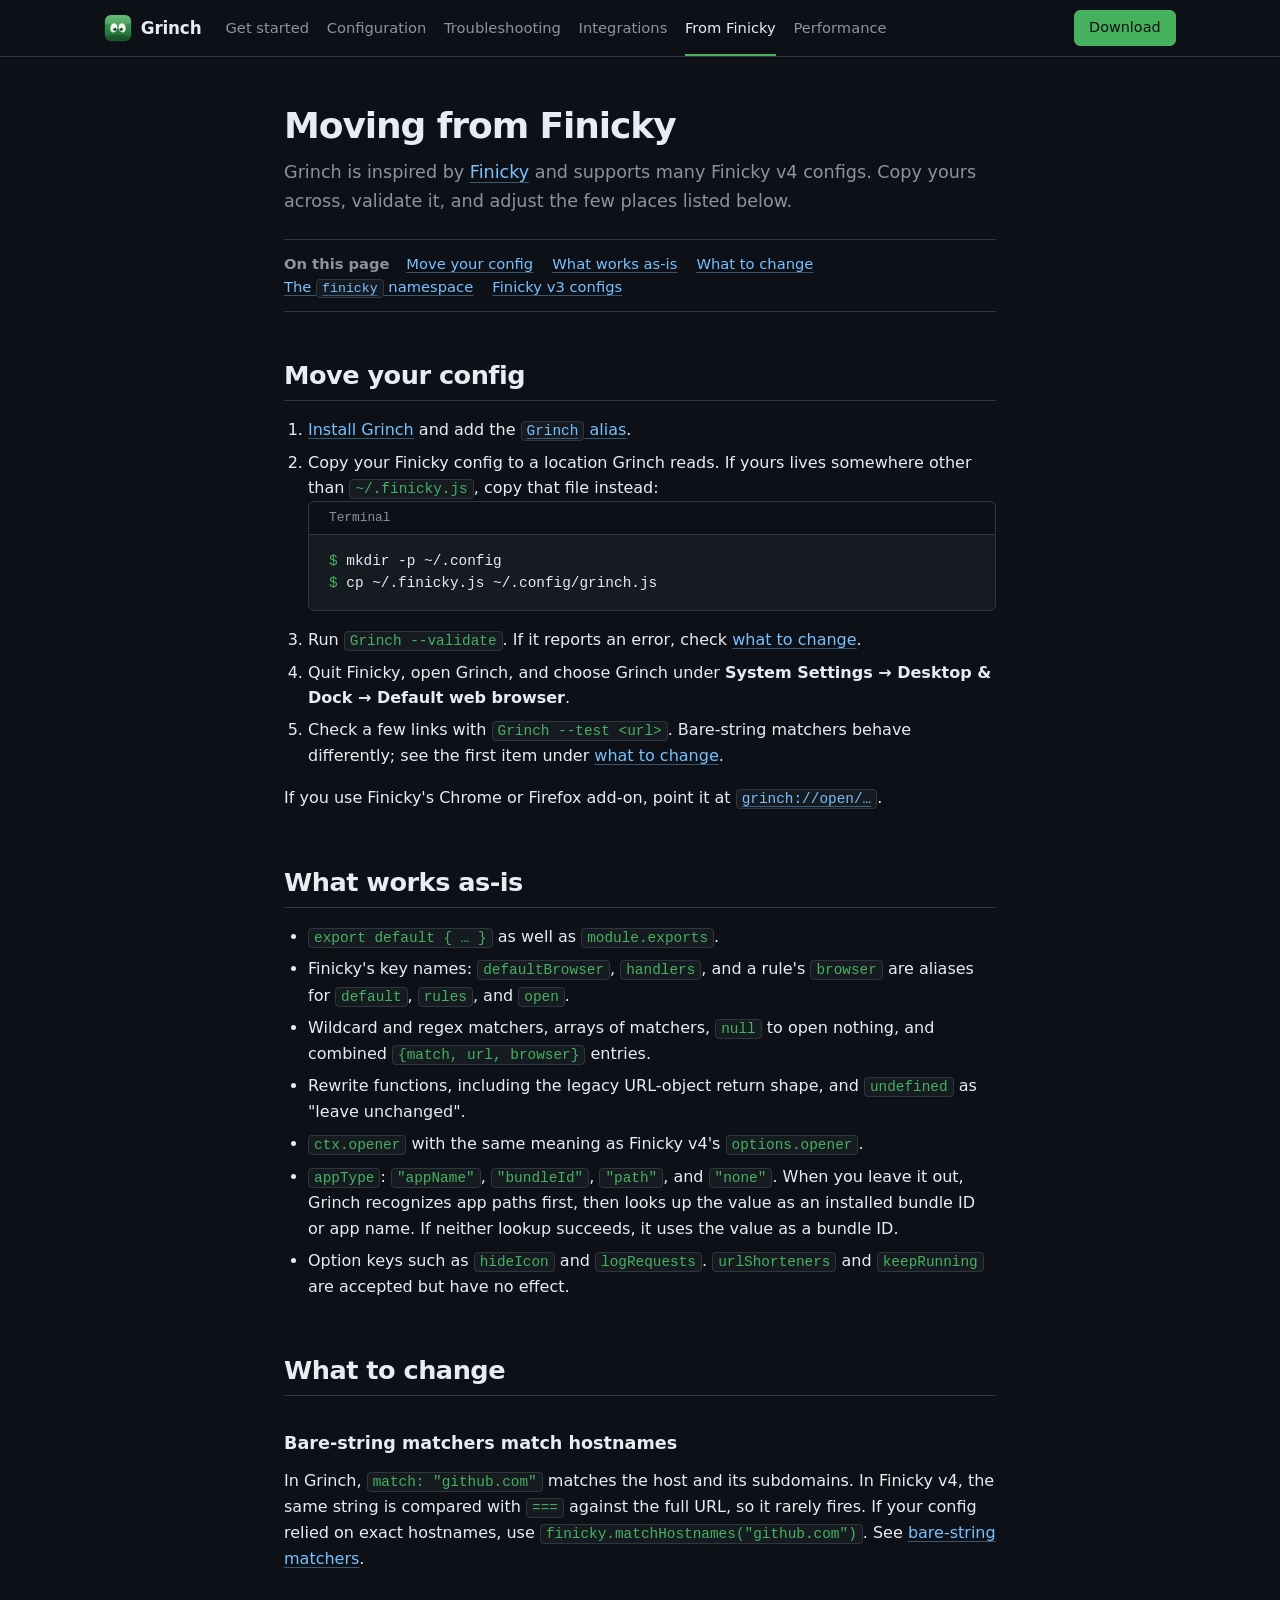
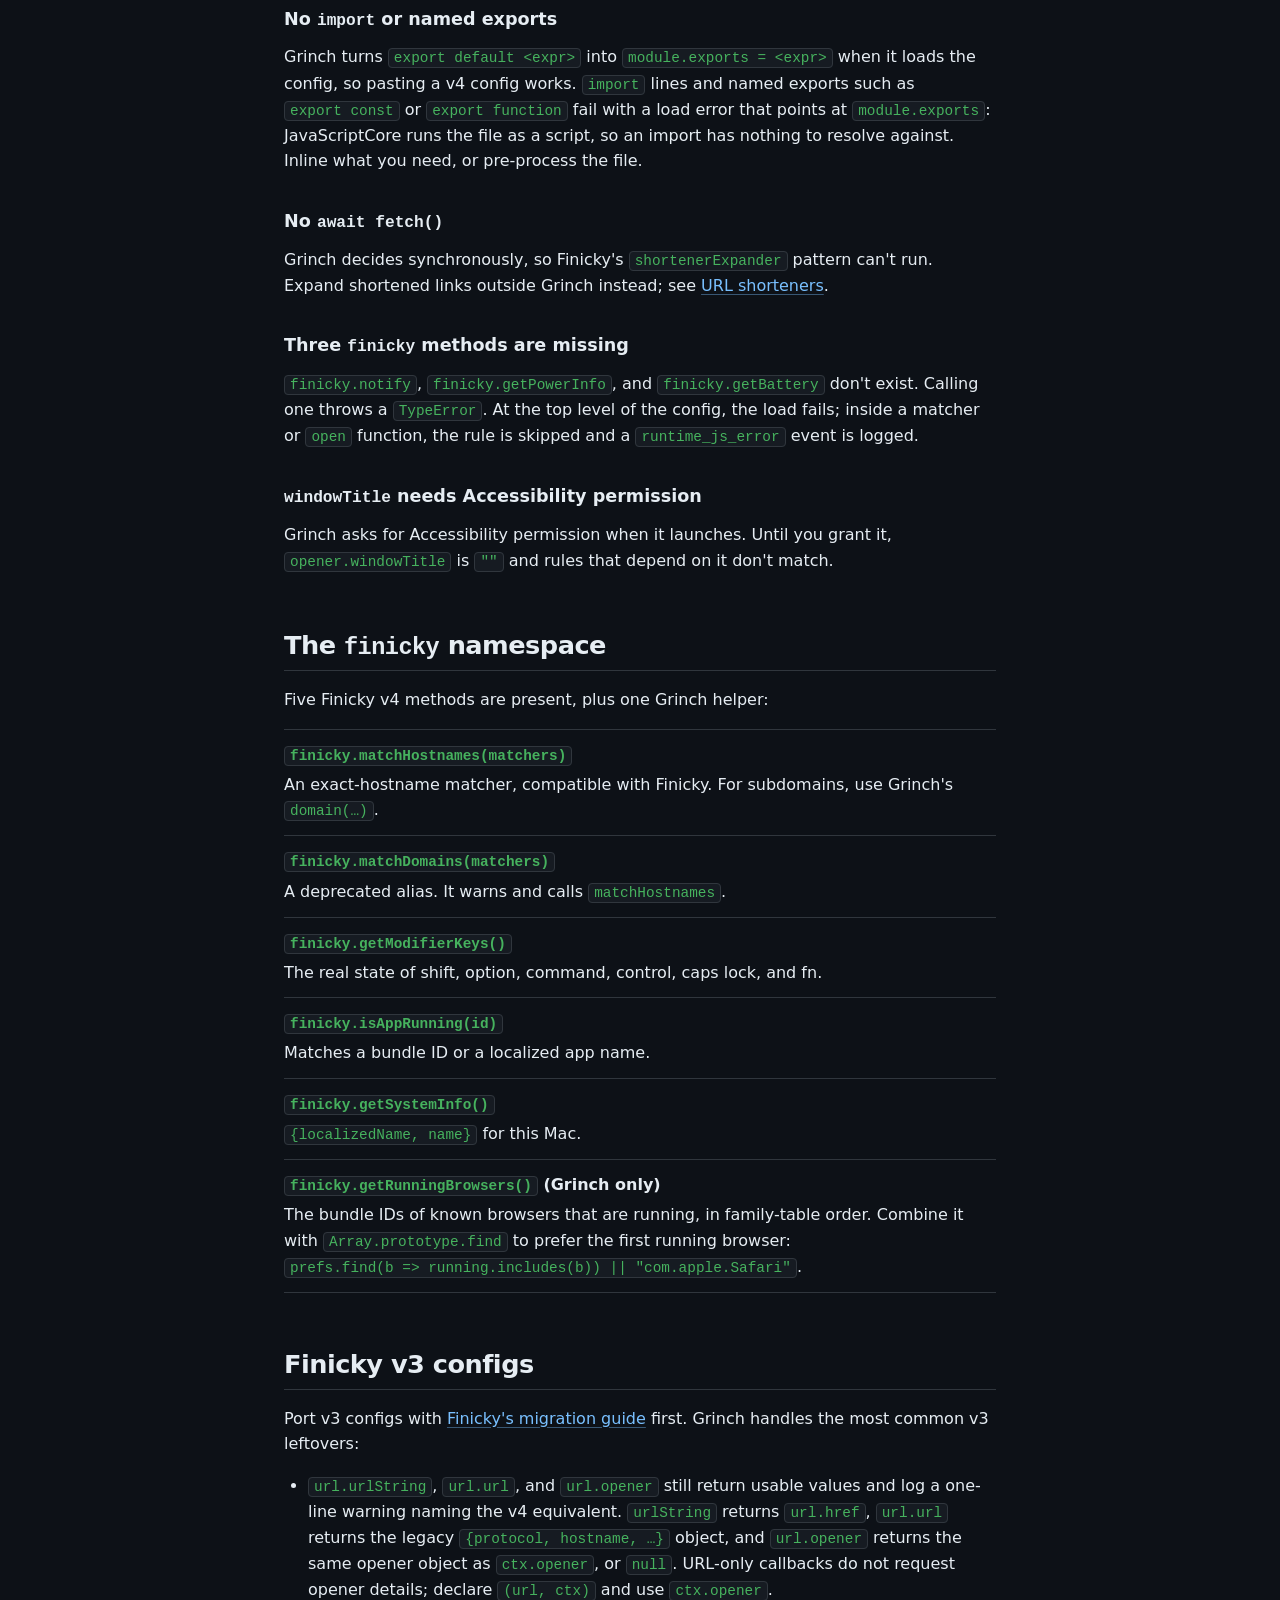
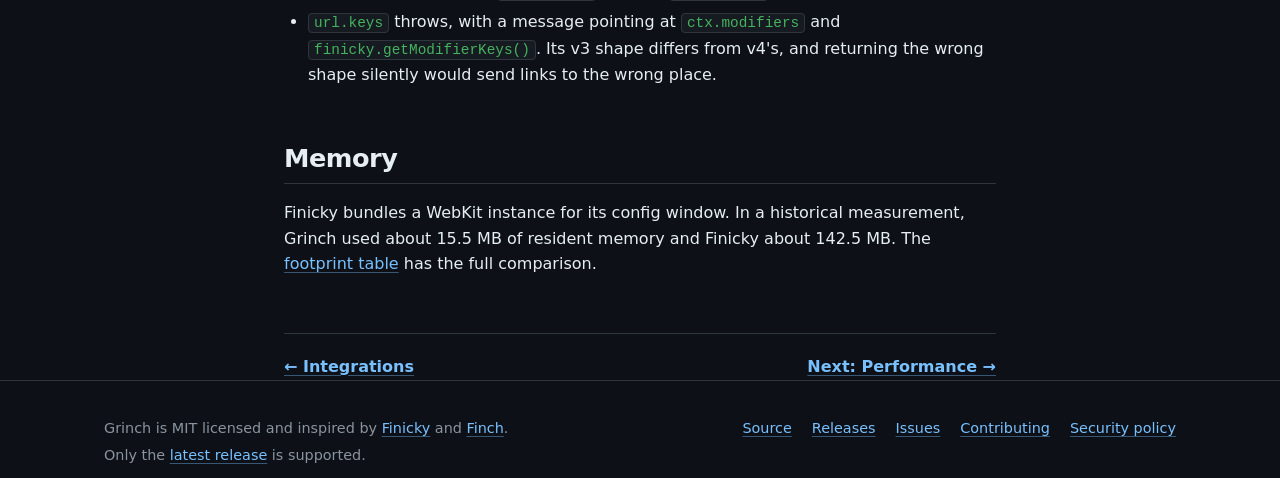
<file: docs/finicky.html>
<!doctype html>
<html lang="en">
<head>
<meta charset="utf-8">
<meta name="viewport" content="width=device-width, initial-scale=1">
<title>Moving from Finicky · Grinch</title>
<meta name="description" content="Move a Finicky v4 config to Grinch and what to change.">
<meta name="theme-color" content="#0d1117">

<meta property="og:type" content="website">
<meta property="og:title" content="Moving from Finicky · Grinch">
<meta property="og:description" content="Move a Finicky v4 config to Grinch and what to change.">
<meta property="og:url" content="https://jamtur01.github.io/grinch/finicky.html">
<meta property="og:image" content="https://jamtur01.github.io/grinch/social-preview.png">
<meta property="og:image:width" content="1280">
<meta property="og:image:height" content="640">
<meta property="og:image:alt" content="Grinch: choose where links open on your Mac">
<meta name="twitter:card" content="summary_large_image">
<meta name="twitter:image" content="https://jamtur01.github.io/grinch/social-preview.png">

<link rel="icon" href="grinch-icon.svg" type="image/svg+xml">
<link rel="stylesheet" href="style.css">
</head>
<body>

<a class="skip" href="#main">Skip to content</a>

<header class="site-header">
  <div class="wide">
    <a class="brand" href="index.html">
      <img src="grinch-icon.svg" width="28" height="28" alt="">Grinch
    </a>
    <nav class="site-nav" aria-label="Documentation">
      <ul>
      <li><a href="start.html">Get started</a></li>
      <li><a href="config.html">Configuration</a></li>
      <li><a href="troubleshooting.html">Troubleshooting</a></li>
      <li><a href="integrations.html">Integrations</a></li>
      <li><a href="finicky.html" aria-current="page">From Finicky</a></li>
      <li><a href="performance.html">Performance</a></li>
      </ul>
    </nav>
    <a class="cta primary small header-download" href="https://github.com/jamtur01/grinch/releases/latest">Download</a>
  </div>
</header>

<main id="main" class="container">

<div class="page-head">
  <h1>Moving from Finicky</h1>
  <p class="lead">Grinch is inspired by <a href="https://github.com/johnste/finicky">Finicky</a>
    and supports many Finicky v4 configs. Copy yours across, validate it, and
    adjust the few places listed below.</p>
  <nav class="toc" aria-labelledby="toc-title">
    <h2 id="toc-title">On this page</h2>
    <ul class="toc-list">
      <li><a href="#move">Move your config</a></li>
      <li><a href="#what-works">What works as-is</a></li>
      <li><a href="#what-to-change">What to change</a></li>
      <li><a href="#finicky-namespace">The <code>finicky</code> namespace</a></li>
      <li><a href="#v3">Finicky v3 configs</a></li>
    </ul>
  </nav>
</div>

<div class="page-body">

<section id="move" aria-labelledby="move-title">
  <h2 id="move-title"><a class="self" href="#move">Move your config</a></h2>
  <ol>
    <li><a href="start.html#install">Install Grinch</a> and add the
      <a href="start.html#first-rule"><code>Grinch</code> alias</a>.</li>
    <li>Copy your Finicky config to a location Grinch reads. If yours lives
      somewhere other than <code>~/.finicky.js</code>, copy that file instead:
      <figure class="term">
        <figcaption>Terminal</figcaption>
<pre><code><span class="cmd">mkdir -p ~/.config</span>
<span class="cmd">cp ~/.finicky.js ~/.config/grinch.js</span></code></pre>
      </figure>
    </li>
    <li>Run <code>Grinch --validate</code>. If it reports an error, check
      <a href="#what-to-change">what to change</a>.</li>
    <li>Quit Finicky, open Grinch, and choose Grinch under
      <strong>System Settings → Desktop &amp; Dock → Default web browser</strong>.</li>
    <li>Check a few links with <code>Grinch --test &lt;url&gt;</code>. Bare-string
      matchers behave differently; see the first item under
      <a href="#what-to-change">what to change</a>.</li>
  </ol>
  <p>If you use Finicky's Chrome or Firefox add-on, point it at
    <a href="integrations.html#browser-add-ons"><code>grinch://open/…</code></a>.</p>
</section>

<section id="what-works" aria-labelledby="what-works-title">
  <h2 id="what-works-title"><a class="self" href="#what-works">What works as-is</a></h2>
  <ul>
    <li><code>export default { … }</code> as well as <code>module.exports</code>.</li>
    <li>Finicky's key names: <code>defaultBrowser</code>, <code>handlers</code>,
      and a rule's <code>browser</code> are aliases for <code>default</code>,
      <code>rules</code>, and <code>open</code>.</li>
    <li>Wildcard and regex matchers, arrays of matchers, <code>null</code> to
      open nothing, and combined <code>{match, url, browser}</code> entries.</li>
    <li>Rewrite functions, including the legacy URL-object return shape, and
      <code>undefined</code> as "leave unchanged".</li>
    <li><code>ctx.opener</code> with the same meaning as Finicky v4's
      <code>options.opener</code>.</li>
    <li><code>appType</code>: <code>"appName"</code>, <code>"bundleId"</code>,
      <code>"path"</code>, and <code>"none"</code>. When you leave it out,
      Grinch recognizes app paths first, then looks up the value as an installed
      bundle ID or app name. If neither lookup succeeds, it uses the value as a
      bundle ID.</li>
    <li>Option keys such as <code>hideIcon</code> and <code>logRequests</code>.
      <code>urlShorteners</code> and <code>keepRunning</code> are accepted but
      have no effect.</li>
  </ul>
</section>

<section id="what-to-change" aria-labelledby="what-to-change-title">
  <h2 id="what-to-change-title"><a class="self" href="#what-to-change">What to change</a></h2>

  <h3 id="bare-strings"><a class="self" href="#bare-strings">Bare-string matchers match hostnames</a></h3>
  <p>In Grinch, <code>match: "github.com"</code> matches the host and its
    subdomains. In Finicky v4, the same string is compared with
    <code>===</code> against the full URL, so it rarely fires. If your config
    relied on exact hostnames, use <code>finicky.matchHostnames("github.com")</code>.
    See <a href="config.html#bare-strings">bare-string matchers</a>.</p>

  <h3 id="imports"><a class="self" href="#imports">No <code>import</code> or named exports</a></h3>
  <p>Grinch turns <code>export default &lt;expr&gt;</code> into
    <code>module.exports = &lt;expr&gt;</code> when it loads the config, so
    pasting a v4 config works. <code>import</code> lines and named exports such
    as <code>export const</code> or <code>export function</code> fail with a
    load error that points at <code>module.exports</code>: JavaScriptCore runs
    the file as a script, so an import has nothing to resolve against. Inline
    what you need, or pre-process the file.</p>

  <h3 id="fetch"><a class="self" href="#fetch">No <code>await fetch()</code></a></h3>
  <p>Grinch decides synchronously, so Finicky's <code>shortenerExpander</code>
    pattern can't run. Expand shortened links outside Grinch instead; see
    <a href="integrations.html#url-shorteners">URL shorteners</a>.</p>

  <h3 id="missing-methods"><a class="self" href="#missing-methods">Three <code>finicky</code> methods are missing</a></h3>
  <p><code>finicky.notify</code>, <code>finicky.getPowerInfo</code>, and
    <code>finicky.getBattery</code> don't exist. Calling one throws a
    <code>TypeError</code>. At the top level of the config, the load fails;
    inside a matcher or <code>open</code> function, the rule is skipped and a
    <code>runtime_js_error</code> event is logged.</p>

  <h3 id="window-title"><a class="self" href="#window-title"><code>windowTitle</code> needs Accessibility permission</a></h3>
  <p>Grinch asks for Accessibility permission when it launches. Until you grant
    it, <code>opener.windowTitle</code> is <code>""</code> and rules that depend
    on it don't match.</p>
</section>

<section id="finicky-namespace" aria-labelledby="finicky-namespace-title">
  <h2 id="finicky-namespace-title"><a class="self" href="#finicky-namespace">The <code>finicky</code> namespace</a></h2>
  <p>Five Finicky v4 methods are present, plus one Grinch helper:</p>
  <dl class="options">
    <dt><code>finicky.matchHostnames(matchers)</code></dt>
    <dd>An exact-hostname matcher, compatible with Finicky. For subdomains, use
      Grinch's <code>domain(…)</code>.</dd>
    <dt><code>finicky.matchDomains(matchers)</code></dt>
    <dd>A deprecated alias. It warns and calls <code>matchHostnames</code>.</dd>
    <dt><code>finicky.getModifierKeys()</code></dt>
    <dd>The real state of shift, option, command, control, caps lock, and fn.</dd>
    <dt><code>finicky.isAppRunning(id)</code></dt>
    <dd>Matches a bundle ID or a localized app name.</dd>
    <dt><code>finicky.getSystemInfo()</code></dt>
    <dd><code>{localizedName, name}</code> for this Mac.</dd>
    <dt><code>finicky.getRunningBrowsers()</code> (Grinch only)</dt>
    <dd>The bundle IDs of known browsers that are running, in family-table
      order. Combine it with <code>Array.prototype.find</code> to prefer the
      first running browser:
      <code class="long">prefs.find(b =&gt; running.includes(b)) || "com.apple.Safari"</code>.</dd>
  </dl>
</section>

<section id="v3" aria-labelledby="v3-title">
  <h2 id="v3-title"><a class="self" href="#v3">Finicky v3 configs</a></h2>
  <p>Port v3 configs with
    <a href="https://github.com/johnste/finicky/wiki/Migration-guide">Finicky's migration guide</a>
    first. Grinch handles the most common v3 leftovers:</p>
  <ul>
    <li><code>url.urlString</code>, <code>url.url</code>, and
      <code>url.opener</code> still return usable values and log a one-line
      warning naming the v4 equivalent. <code>urlString</code> returns
      <code>url.href</code>, <code>url.url</code> returns the legacy
      <code>{protocol, hostname, …}</code> object, and <code>url.opener</code>
      returns the same opener object as <code>ctx.opener</code>, or
      <code>null</code>. URL-only callbacks do not request opener details;
      declare <code>(url, ctx)</code> and use <code>ctx.opener</code>.</li>
    <li><code>url.keys</code> throws, with a message pointing at
      <code>ctx.modifiers</code> and <code>finicky.getModifierKeys()</code>. Its
      v3 shape differs from v4's, and returning the wrong shape silently would
      send links to the wrong place.</li>
  </ul>
</section>

<section id="compare" aria-labelledby="compare-title">
  <h2 id="compare-title"><a class="self" href="#compare">Memory</a></h2>
  <p>Finicky bundles a WebKit instance for its config window. In a historical
    measurement, Grinch used about 15.5 MB of resident memory and Finicky about
    142.5 MB. The <a href="performance.html#footprint">footprint table</a> has
    the full comparison.</p>
</section>

<nav class="next-page" aria-label="Previous and next pages">
  <a href="integrations.html">← Integrations</a>
  <a class="later" href="performance.html">Next: Performance →</a>
</nav>

</div>
</main>

<footer class="site-footer">
  <div class="wide">
    <div>
      <p>Grinch is MIT licensed and inspired by
        <a href="https://github.com/johnste/finicky">Finicky</a> and
        <a href="https://github.com/expelledboy/finch">Finch</a>.</p>
      <p>Only the <a href="https://github.com/jamtur01/grinch/releases/latest">latest release</a> is supported.</p>
    </div>
    <ul>
      <li><a href="https://github.com/jamtur01/grinch">Source</a></li>
      <li><a href="https://github.com/jamtur01/grinch/releases">Releases</a></li>
      <li><a href="https://github.com/jamtur01/grinch/issues">Issues</a></li>
      <li><a href="https://github.com/jamtur01/grinch/blob/main/CONTRIBUTING.md">Contributing</a></li>
      <li><a href="https://github.com/jamtur01/grinch/blob/main/SECURITY.md">Security policy</a></li>
    </ul>
  </div>
</footer>

</body>
</html>
</file>
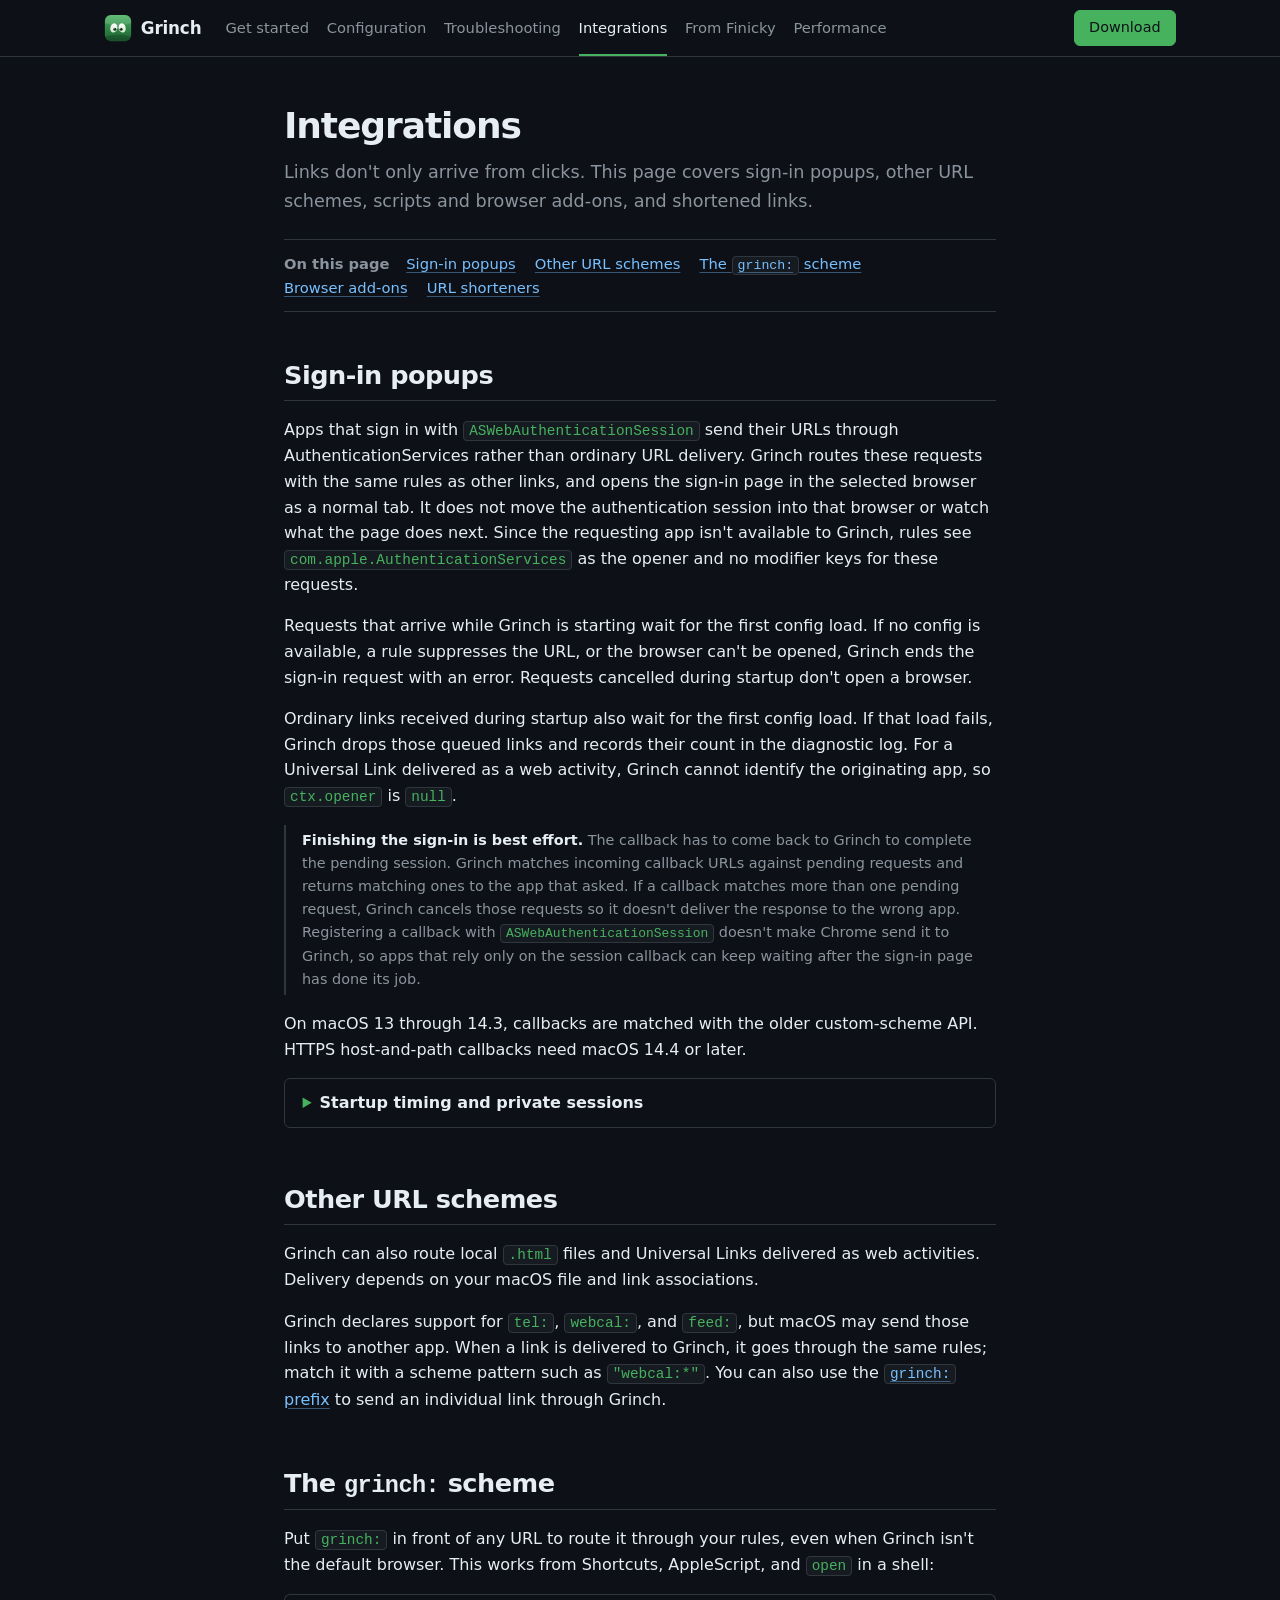
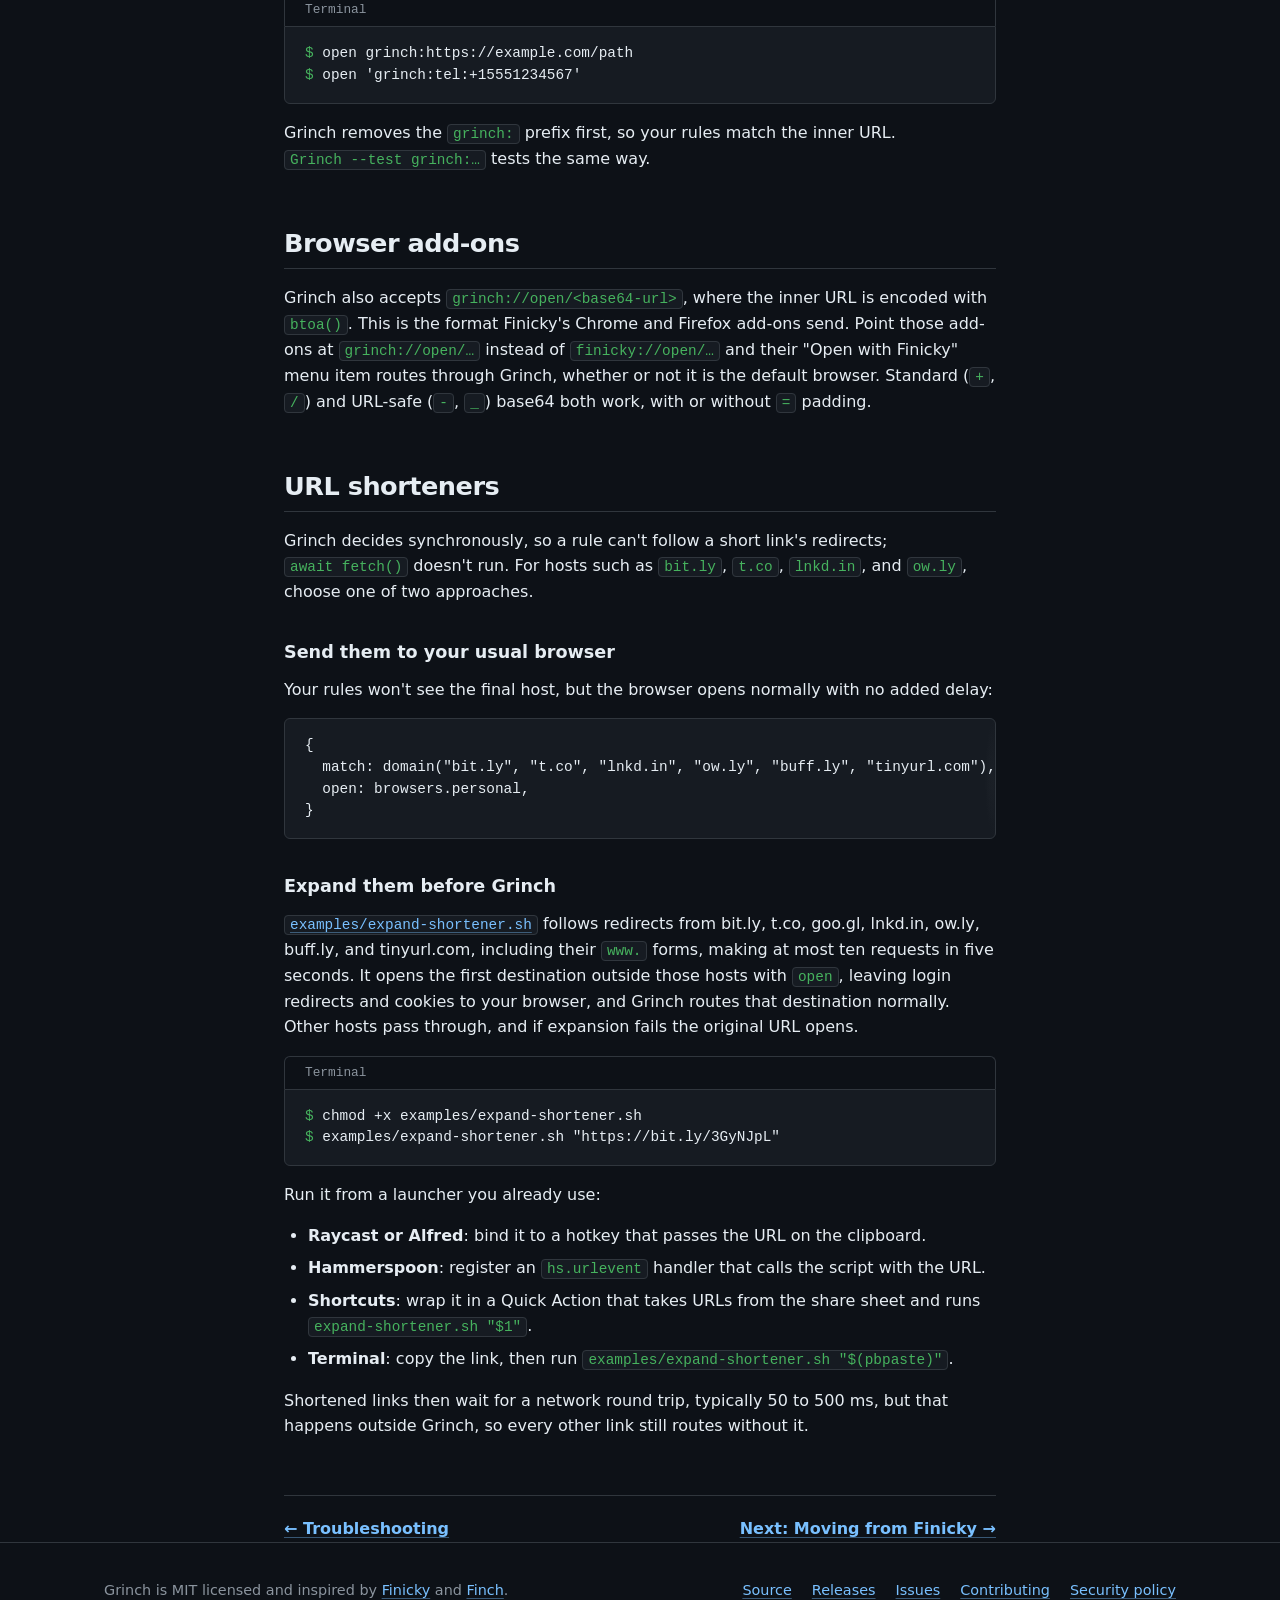
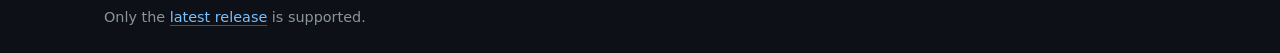
<file: docs/integrations.html>
<!doctype html>
<html lang="en">
<head>
<meta charset="utf-8">
<meta name="viewport" content="width=device-width, initial-scale=1">
<title>Integrations · Grinch</title>
<meta name="description" content="Sign-in popups, the grinch: URL scheme, browser add-ons, and URL shorteners.">
<meta name="theme-color" content="#0d1117">

<meta property="og:type" content="website">
<meta property="og:title" content="Integrations · Grinch">
<meta property="og:description" content="Sign-in popups, the grinch: URL scheme, browser add-ons, and URL shorteners.">
<meta property="og:url" content="https://jamtur01.github.io/grinch/integrations.html">
<meta property="og:image" content="https://jamtur01.github.io/grinch/social-preview.png">
<meta property="og:image:width" content="1280">
<meta property="og:image:height" content="640">
<meta property="og:image:alt" content="Grinch: choose where links open on your Mac">
<meta name="twitter:card" content="summary_large_image">
<meta name="twitter:image" content="https://jamtur01.github.io/grinch/social-preview.png">

<link rel="icon" href="grinch-icon.svg" type="image/svg+xml">
<link rel="stylesheet" href="style.css">
</head>
<body>

<a class="skip" href="#main">Skip to content</a>

<header class="site-header">
  <div class="wide">
    <a class="brand" href="index.html">
      <img src="grinch-icon.svg" width="28" height="28" alt="">Grinch
    </a>
    <nav class="site-nav" aria-label="Documentation">
      <ul>
      <li><a href="start.html">Get started</a></li>
      <li><a href="config.html">Configuration</a></li>
      <li><a href="troubleshooting.html">Troubleshooting</a></li>
      <li><a href="integrations.html" aria-current="page">Integrations</a></li>
      <li><a href="finicky.html">From Finicky</a></li>
      <li><a href="performance.html">Performance</a></li>
      </ul>
    </nav>
    <a class="cta primary small header-download" href="https://github.com/jamtur01/grinch/releases/latest">Download</a>
  </div>
</header>

<main id="main" class="container">

<div class="page-head">
  <h1>Integrations</h1>
  <p class="lead">Links don't only arrive from clicks. This page covers sign-in
    popups, other URL schemes, scripts and browser add-ons, and shortened
    links.</p>
  <nav class="toc" aria-labelledby="toc-title">
    <h2 id="toc-title">On this page</h2>
    <ul class="toc-list">
      <li><a href="#sign-in">Sign-in popups</a></li>
      <li><a href="#url-schemes">Other URL schemes</a></li>
      <li><a href="#grinch-scheme">The <code>grinch:</code> scheme</a></li>
      <li><a href="#browser-add-ons">Browser add-ons</a></li>
      <li><a href="#url-shorteners">URL shorteners</a></li>
    </ul>
  </nav>
</div>

<div class="page-body">

<section id="sign-in" aria-labelledby="sign-in-title">
  <h2 id="sign-in-title"><a class="self" href="#sign-in">Sign-in popups</a></h2>
  <p>Apps that sign in with <code>ASWebAuthenticationSession</code> send their
    URLs through AuthenticationServices rather than ordinary URL delivery.
    Grinch routes these requests with the same rules as other links, and opens
    the sign-in page in the selected browser as a normal tab. It does not move
    the authentication session into that browser or watch what the page does
    next. Since the requesting app isn't available to Grinch, rules see
    <code>com.apple.AuthenticationServices</code> as the opener and no modifier
    keys for these requests.</p>
  <p>Requests that arrive while Grinch is starting wait for the first config
    load. If no config is available, a rule suppresses the URL, or the browser
    can't be opened, Grinch ends the sign-in request with an error. Requests
    cancelled during startup don't open a browser.</p>
  <p>Ordinary links received during startup also wait for the first config load.
    If that load fails, Grinch drops those queued links and records their count
    in the diagnostic log.
    For a Universal Link delivered as a web activity, Grinch cannot identify the
    originating app, so <code>ctx.opener</code> is <code>null</code>.</p>
  <p class="note"><strong>Finishing the sign-in is best effort.</strong> The
    callback has to come back to Grinch to complete the pending session. Grinch
    matches incoming callback URLs against pending requests and returns matching
    ones to the app that asked. If a callback matches more than one pending
    request, Grinch cancels those requests so it doesn't deliver the response to
    the wrong app. Registering a callback with
    <code>ASWebAuthenticationSession</code> doesn't make Chrome send it to
    Grinch, so apps that rely only on the session callback can keep waiting
    after the sign-in page has done its job.</p>
  <p>On macOS 13 through 14.3, callbacks are matched with the older custom-scheme
    API. HTTPS host-and-path callbacks need macOS 14.4 or later.</p>
  <details>
    <summary>Startup timing and private sessions</summary>
    <p>Grinch installs its sign-in handler before it starts accepting events, so
      a request made while Grinch is still launching doesn't fall through to
      Safari. Grinch also declares <code>CallbackURLMatchingIsSupported</code>,
      because some apps, notably Slack, only use browsers that advertise it.</p>
    <p>Grinch declares <code>IsSupported</code> but not
      <code>EphemeralBrowserSessionIsSupported</code>. It opens your regular
      browser tab, with your existing cookies and profile, so it can't provide
      the isolation a private (ephemeral) session asks for. macOS may handle
      those requests in Safari instead, and they bypass your rules.</p>
  </details>
</section>

<section id="url-schemes" aria-labelledby="url-schemes-title">
  <h2 id="url-schemes-title"><a class="self" href="#url-schemes">Other URL schemes</a></h2>
  <p>Grinch can also route local <code>.html</code> files and Universal Links
    delivered as web activities. Delivery depends on your macOS file and link
    associations.</p>
  <p>Grinch declares support for <code>tel:</code>, <code>webcal:</code>, and
    <code>feed:</code>, but macOS may send those links to another app. When a
    link is delivered to Grinch, it goes through the same rules; match it with
    a scheme pattern such as <code>"webcal:*"</code>. You can also use the
    <a href="#grinch-scheme"><code>grinch:</code> prefix</a> to send an
    individual link through Grinch.</p>
</section>

<section id="grinch-scheme" aria-labelledby="grinch-scheme-title">
  <h2 id="grinch-scheme-title"><a class="self" href="#grinch-scheme">The <code>grinch:</code> scheme</a></h2>
  <p>Put <code>grinch:</code> in front of any URL to route it through your rules,
    even when Grinch isn't the default browser. This works from Shortcuts,
    AppleScript, and <code>open</code> in a shell:</p>
  <figure class="term">
    <figcaption>Terminal</figcaption>
<pre><code><span class="cmd">open grinch:https://example.com/path</span>
<span class="cmd">open 'grinch:tel:+15551234567'</span></code></pre>
  </figure>
  <p>Grinch removes the <code>grinch:</code> prefix first, so your rules match
    the inner URL. <code>Grinch --test grinch:…</code> tests the same way.</p>
</section>

<section id="browser-add-ons" aria-labelledby="browser-add-ons-title">
  <h2 id="browser-add-ons-title"><a class="self" href="#browser-add-ons">Browser add-ons</a></h2>
  <p>Grinch also accepts <code>grinch://open/&lt;base64-url&gt;</code>, where
    the inner URL is encoded with <code>btoa()</code>. This is the format
    Finicky's Chrome and Firefox add-ons send. Point those add-ons at
    <code>grinch://open/…</code> instead of <code>finicky://open/…</code> and
    their "Open with Finicky" menu item routes through Grinch, whether or not it
    is the default browser. Standard (<code>+</code>, <code>/</code>) and
    URL-safe (<code>-</code>, <code>_</code>) base64 both work, with or without
    <code>=</code> padding.</p>
</section>

<section id="url-shorteners" aria-labelledby="url-shorteners-title">
  <h2 id="url-shorteners-title"><a class="self" href="#url-shorteners">URL shorteners</a></h2>
  <p>Grinch decides synchronously, so a rule can't follow a short link's
    redirects; <code>await fetch()</code> doesn't run. For hosts such as
    <code>bit.ly</code>, <code>t.co</code>, <code>lnkd.in</code>, and
    <code>ow.ly</code>, choose one of two approaches.</p>

  <h3 id="shorteners-default"><a class="self" href="#shorteners-default">Send them to your usual browser</a></h3>
  <p>Your rules won't see the final host, but the browser opens normally with no
    added delay:</p>
<pre><code>{
  match: domain("bit.ly", "t.co", "lnkd.in", "ow.ly", "buff.ly", "tinyurl.com"),
  open: browsers.personal,
}</code></pre>

  <h3 id="shorteners-expand"><a class="self" href="#shorteners-expand">Expand them before Grinch</a></h3>
  <p><a href="https://github.com/jamtur01/grinch/blob/main/examples/expand-shortener.sh"><code>examples/expand-shortener.sh</code></a>
    follows redirects from bit.ly, t.co, goo.gl, lnkd.in, ow.ly, buff.ly, and
    tinyurl.com, including their <code>www.</code> forms, making at most ten
    requests in five seconds. It opens the first destination outside those
    hosts with <code>open</code>, leaving login redirects and cookies to your
    browser, and Grinch routes that destination normally. Other hosts pass
    through, and if expansion fails the original URL opens.</p>
  <figure class="term">
    <figcaption>Terminal</figcaption>
<pre><code><span class="cmd">chmod +x examples/expand-shortener.sh</span>
<span class="cmd">examples/expand-shortener.sh "https://bit.ly/3GyNJpL"</span></code></pre>
  </figure>
  <p>Run it from a launcher you already use:</p>
  <ul>
    <li><strong>Raycast or Alfred</strong>: bind it to a hotkey that passes the
      URL on the clipboard.</li>
    <li><strong>Hammerspoon</strong>: register an <code>hs.urlevent</code>
      handler that calls the script with the URL.</li>
    <li><strong>Shortcuts</strong>: wrap it in a Quick Action that takes URLs
      from the share sheet and runs <code>expand-shortener.sh "$1"</code>.</li>
    <li><strong>Terminal</strong>: copy the link, then run
      <code class="long">examples/expand-shortener.sh "$(pbpaste)"</code>.</li>
  </ul>
  <p>Shortened links then wait for a network round trip, typically 50 to 500
    ms, but that happens outside Grinch, so every other link still routes
    without it.</p>
</section>

<nav class="next-page" aria-label="Previous and next pages">
  <a href="troubleshooting.html">← Troubleshooting</a>
  <a class="later" href="finicky.html">Next: Moving from Finicky →</a>
</nav>

</div>
</main>

<footer class="site-footer">
  <div class="wide">
    <div>
      <p>Grinch is MIT licensed and inspired by
        <a href="https://github.com/johnste/finicky">Finicky</a> and
        <a href="https://github.com/expelledboy/finch">Finch</a>.</p>
      <p>Only the <a href="https://github.com/jamtur01/grinch/releases/latest">latest release</a> is supported.</p>
    </div>
    <ul>
      <li><a href="https://github.com/jamtur01/grinch">Source</a></li>
      <li><a href="https://github.com/jamtur01/grinch/releases">Releases</a></li>
      <li><a href="https://github.com/jamtur01/grinch/issues">Issues</a></li>
      <li><a href="https://github.com/jamtur01/grinch/blob/main/CONTRIBUTING.md">Contributing</a></li>
      <li><a href="https://github.com/jamtur01/grinch/blob/main/SECURITY.md">Security policy</a></li>
    </ul>
  </div>
</footer>

</body>
</html>
</file>
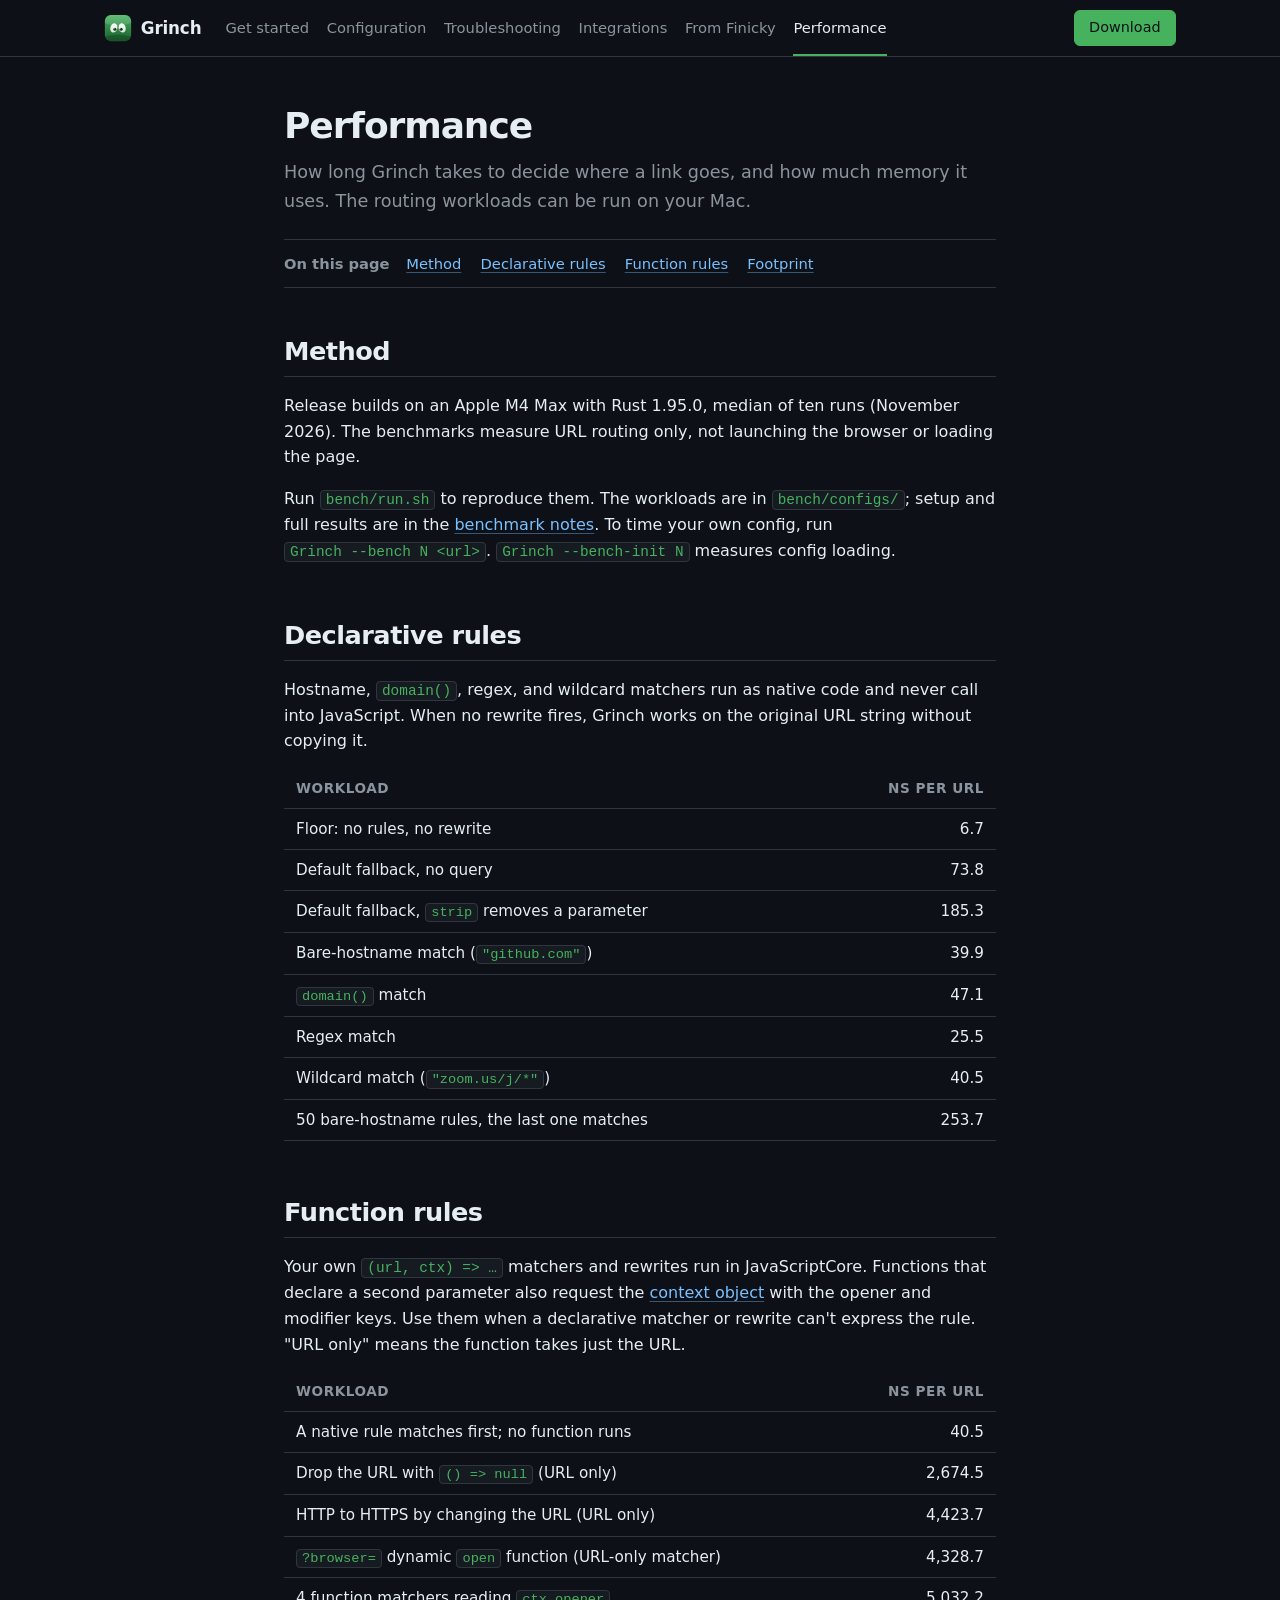
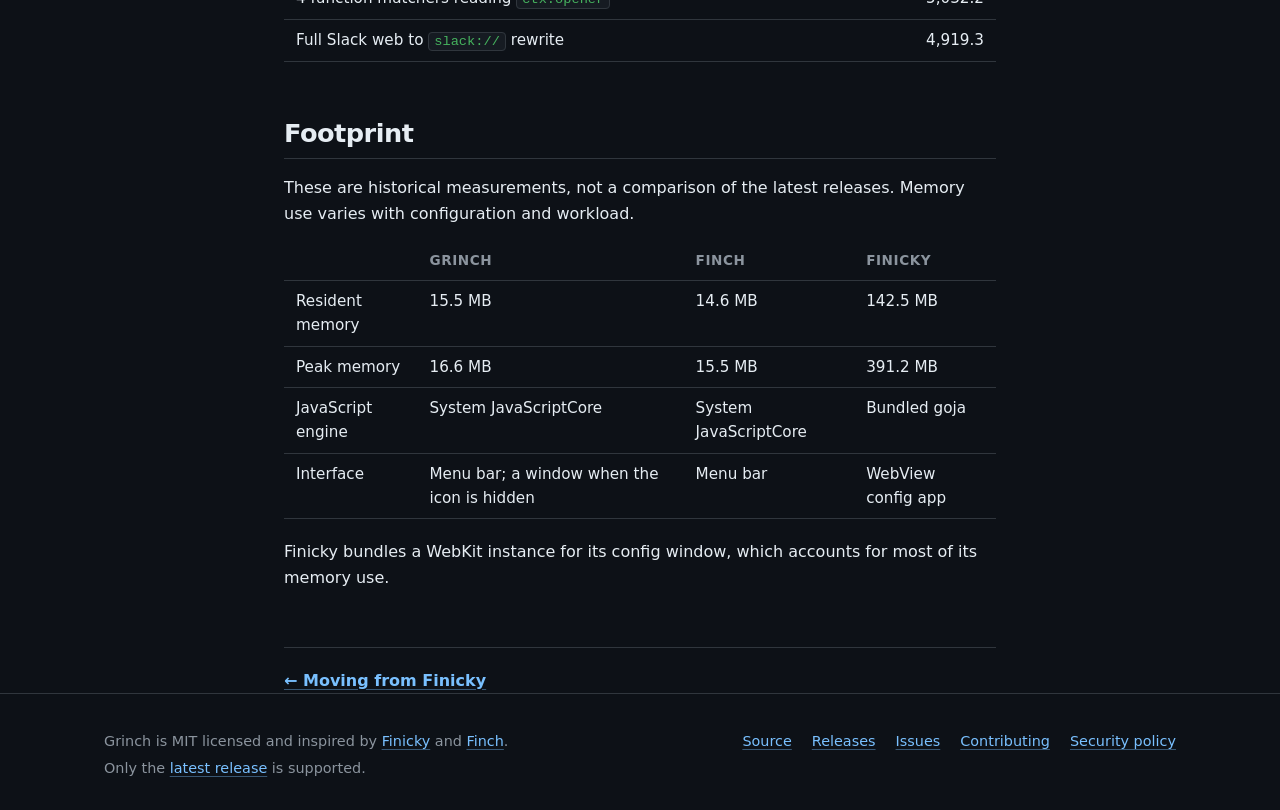
<file: docs/performance.html>
<!doctype html>
<html lang="en">
<head>
<meta charset="utf-8">
<meta name="viewport" content="width=device-width, initial-scale=1">
<title>Performance · Grinch</title>
<meta name="description" content="Reproducible routing benchmarks and historical memory measurements.">
<meta name="theme-color" content="#0d1117">

<meta property="og:type" content="website">
<meta property="og:title" content="Performance · Grinch">
<meta property="og:description" content="Reproducible routing benchmarks and historical memory measurements.">
<meta property="og:url" content="https://jamtur01.github.io/grinch/performance.html">
<meta property="og:image" content="https://jamtur01.github.io/grinch/social-preview.png">
<meta property="og:image:width" content="1280">
<meta property="og:image:height" content="640">
<meta property="og:image:alt" content="Grinch: choose where links open on your Mac">
<meta name="twitter:card" content="summary_large_image">
<meta name="twitter:image" content="https://jamtur01.github.io/grinch/social-preview.png">

<link rel="icon" href="grinch-icon.svg" type="image/svg+xml">
<link rel="stylesheet" href="style.css">
</head>
<body>

<a class="skip" href="#main">Skip to content</a>

<header class="site-header">
  <div class="wide">
    <a class="brand" href="index.html">
      <img src="grinch-icon.svg" width="28" height="28" alt="">Grinch
    </a>
    <nav class="site-nav" aria-label="Documentation">
      <ul>
      <li><a href="start.html">Get started</a></li>
      <li><a href="config.html">Configuration</a></li>
      <li><a href="troubleshooting.html">Troubleshooting</a></li>
      <li><a href="integrations.html">Integrations</a></li>
      <li><a href="finicky.html">From Finicky</a></li>
      <li><a href="performance.html" aria-current="page">Performance</a></li>
      </ul>
    </nav>
    <a class="cta primary small header-download" href="https://github.com/jamtur01/grinch/releases/latest">Download</a>
  </div>
</header>

<main id="main" class="container">

<div class="page-head">
  <h1>Performance</h1>
  <p class="lead">How long Grinch takes to decide where a link goes, and how much
    memory it uses. The routing workloads can be run on your Mac.</p>
  <nav class="toc" aria-labelledby="toc-title">
    <h2 id="toc-title">On this page</h2>
    <ul class="toc-list">
      <li><a href="#method">Method</a></li>
      <li><a href="#declarative">Declarative rules</a></li>
      <li><a href="#functions">Function rules</a></li>
      <li><a href="#footprint">Footprint</a></li>
    </ul>
  </nav>
</div>

<div class="page-body">

<section id="method" aria-labelledby="method-title">
  <h2 id="method-title"><a class="self" href="#method">Method</a></h2>
  <p>Release builds on an Apple M4 Max with Rust 1.95.0, median of ten runs
    (November 2026). The benchmarks measure URL routing only, not launching
    the browser or loading the page.</p>
  <p>Run <code>bench/run.sh</code> to reproduce them. The workloads are in
    <code>bench/configs/</code>; setup and full results are in the
    <a href="https://github.com/jamtur01/grinch/blob/main/bench/README.md">benchmark notes</a>.
    To time your own config, run <code>Grinch --bench N &lt;url&gt;</code>.
    <code>Grinch --bench-init N</code> measures config loading.</p>
</section>

<section id="declarative" aria-labelledby="declarative-title">
  <h2 id="declarative-title"><a class="self" href="#declarative">Declarative rules</a></h2>
  <p>Hostname, <code>domain()</code>, regex, and wildcard matchers run as native
    code and never call into JavaScript. When no rewrite fires, Grinch works on
    the original URL string without copying it.</p>
  <div class="table-wrap">
  <table>
    <thead><tr><th scope="col">Workload</th><th scope="col" class="num">ns per URL</th></tr></thead>
    <tbody>
      <tr><th scope="row">Floor: no rules, no rewrite</th><td class="num">6.7</td></tr>
      <tr><th scope="row">Default fallback, no query</th><td class="num">73.8</td></tr>
      <tr><th scope="row">Default fallback, <code>strip</code> removes a parameter</th><td class="num">185.3</td></tr>
      <tr><th scope="row">Bare-hostname match (<code>"github.com"</code>)</th><td class="num">39.9</td></tr>
      <tr><th scope="row"><code>domain()</code> match</th><td class="num">47.1</td></tr>
      <tr><th scope="row">Regex match</th><td class="num">25.5</td></tr>
      <tr><th scope="row">Wildcard match (<code>"zoom.us/j/*"</code>)</th><td class="num">40.5</td></tr>
      <tr><th scope="row">50 bare-hostname rules, the last one matches</th><td class="num">253.7</td></tr>
    </tbody>
  </table>
  </div>
</section>

<section id="functions" aria-labelledby="functions-title">
  <h2 id="functions-title"><a class="self" href="#functions">Function rules</a></h2>
  <p>Your own <code>(url, ctx) =&gt; …</code> matchers and rewrites run in
    JavaScriptCore. Functions that declare a second parameter also request the
    <a href="config.html#ctx">context object</a> with the opener and modifier
    keys. Use them when a declarative matcher or rewrite can't express the
    rule. "URL only" means the function takes just the URL.</p>
  <div class="table-wrap">
  <table>
    <thead><tr><th scope="col">Workload</th><th scope="col" class="num">ns per URL</th></tr></thead>
    <tbody>
      <tr><th scope="row">A native rule matches first; no function runs</th><td class="num">40.5</td></tr>
      <tr><th scope="row">Drop the URL with <code>() =&gt; null</code> (URL only)</th><td class="num">2,674.5</td></tr>
      <tr><th scope="row">HTTP to HTTPS by changing the URL (URL only)</th><td class="num">4,423.7</td></tr>
      <tr><th scope="row"><code>?browser=</code> dynamic <code>open</code> function (URL-only matcher)</th><td class="num">4,328.7</td></tr>
      <tr><th scope="row">4 function matchers reading <code>ctx.opener</code></th><td class="num">5,032.2</td></tr>
      <tr><th scope="row">Full Slack web to <code>slack://</code> rewrite</th><td class="num">4,919.3</td></tr>
    </tbody>
  </table>
  </div>
</section>

<section id="footprint" aria-labelledby="footprint-title">
  <h2 id="footprint-title"><a class="self" href="#footprint">Footprint</a></h2>
  <p>These are historical measurements, not a comparison of the latest
    releases. Memory use varies with configuration and workload.</p>
  <div class="table-wrap">
  <table>
    <thead><tr><td></td><th scope="col">Grinch</th><th scope="col">Finch</th><th scope="col">Finicky</th></tr></thead>
    <tbody>
      <tr><th scope="row">Resident memory</th><td>15.5 MB</td><td>14.6 MB</td><td>142.5 MB</td></tr>
      <tr><th scope="row">Peak memory</th><td>16.6 MB</td><td>15.5 MB</td><td>391.2 MB</td></tr>
      <tr><th scope="row">JavaScript engine</th><td>System JavaScriptCore</td><td>System JavaScriptCore</td><td>Bundled goja</td></tr>
      <tr><th scope="row">Interface</th><td>Menu bar; a window when the icon is hidden</td><td>Menu bar</td><td>WebView config app</td></tr>
    </tbody>
  </table>
  </div>
  <p>Finicky bundles a WebKit instance for its config window, which accounts
    for most of its memory use.</p>
</section>

<nav class="next-page" aria-label="Previous page">
  <a href="finicky.html">← Moving from Finicky</a>
</nav>

</div>
</main>

<footer class="site-footer">
  <div class="wide">
    <div>
      <p>Grinch is MIT licensed and inspired by
        <a href="https://github.com/johnste/finicky">Finicky</a> and
        <a href="https://github.com/expelledboy/finch">Finch</a>.</p>
      <p>Only the <a href="https://github.com/jamtur01/grinch/releases/latest">latest release</a> is supported.</p>
    </div>
    <ul>
      <li><a href="https://github.com/jamtur01/grinch">Source</a></li>
      <li><a href="https://github.com/jamtur01/grinch/releases">Releases</a></li>
      <li><a href="https://github.com/jamtur01/grinch/issues">Issues</a></li>
      <li><a href="https://github.com/jamtur01/grinch/blob/main/CONTRIBUTING.md">Contributing</a></li>
      <li><a href="https://github.com/jamtur01/grinch/blob/main/SECURITY.md">Security policy</a></li>
    </ul>
  </div>
</footer>

</body>
</html>
</file>
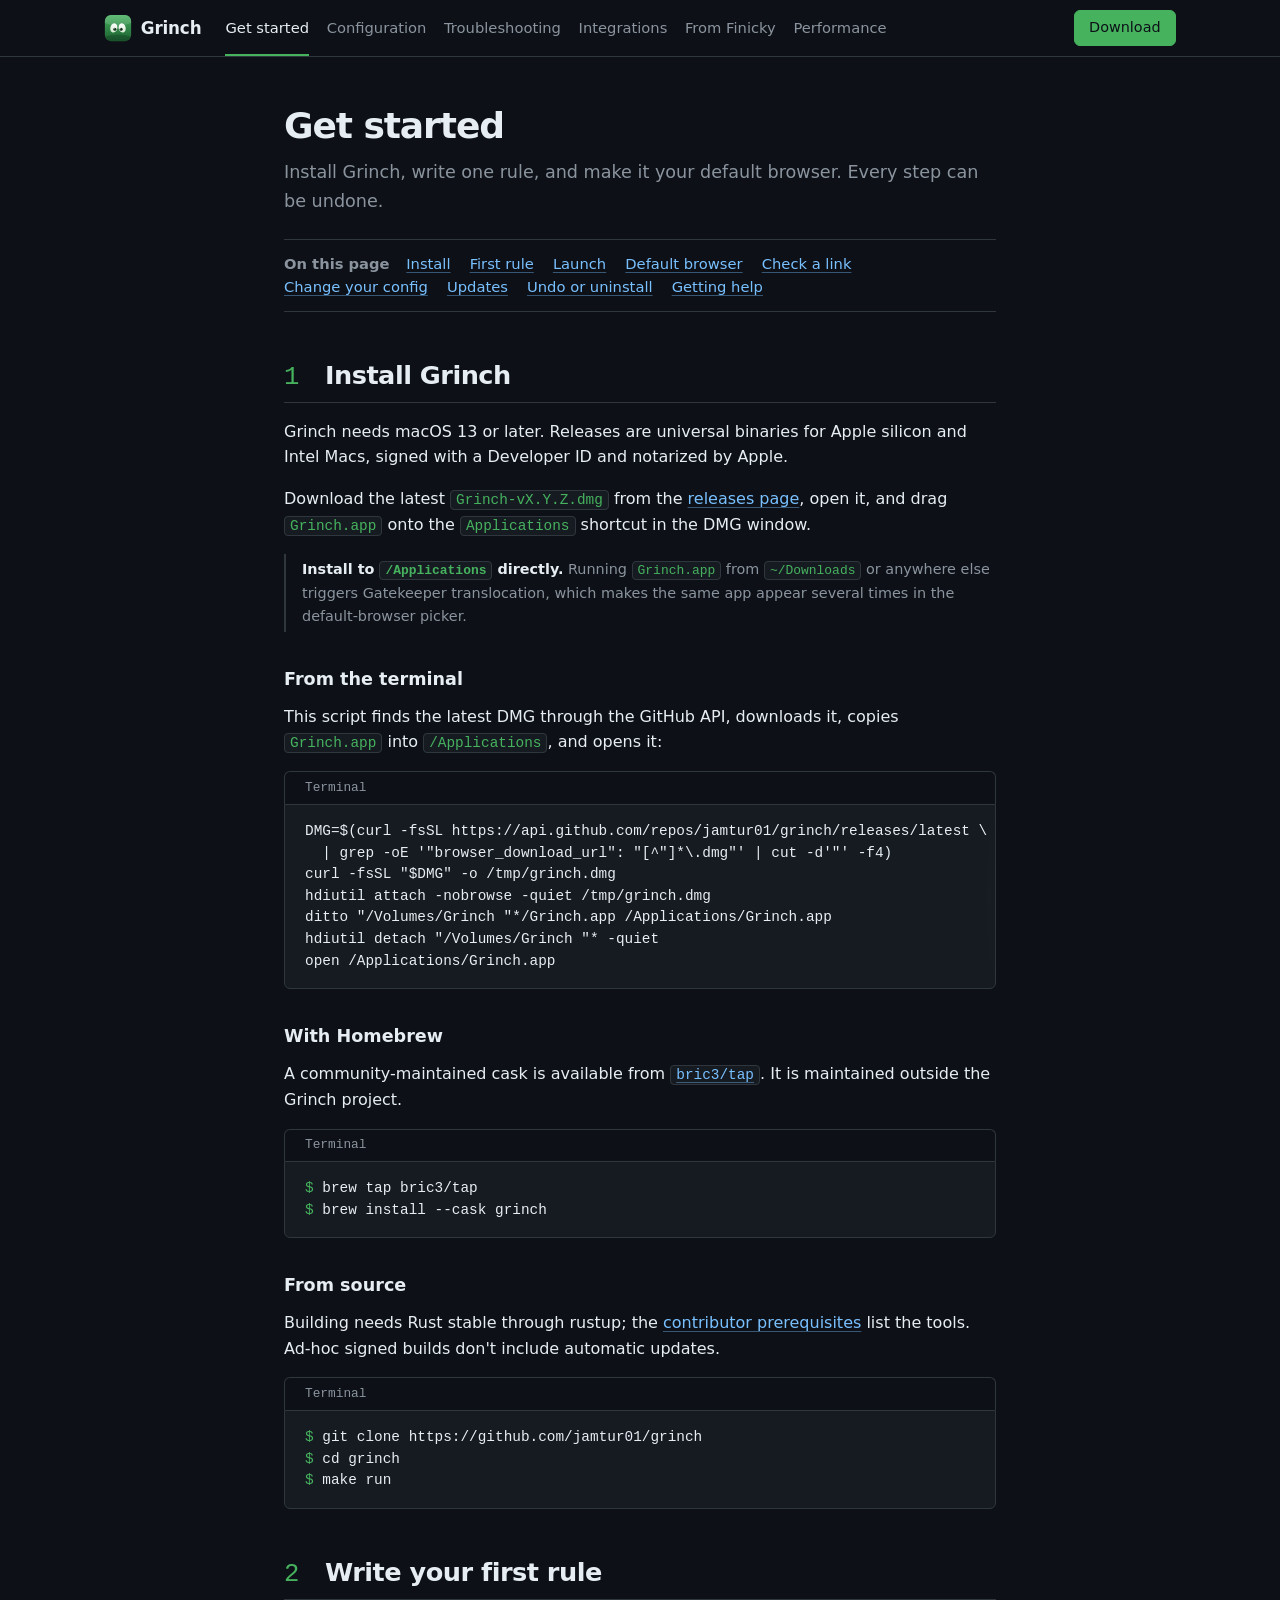
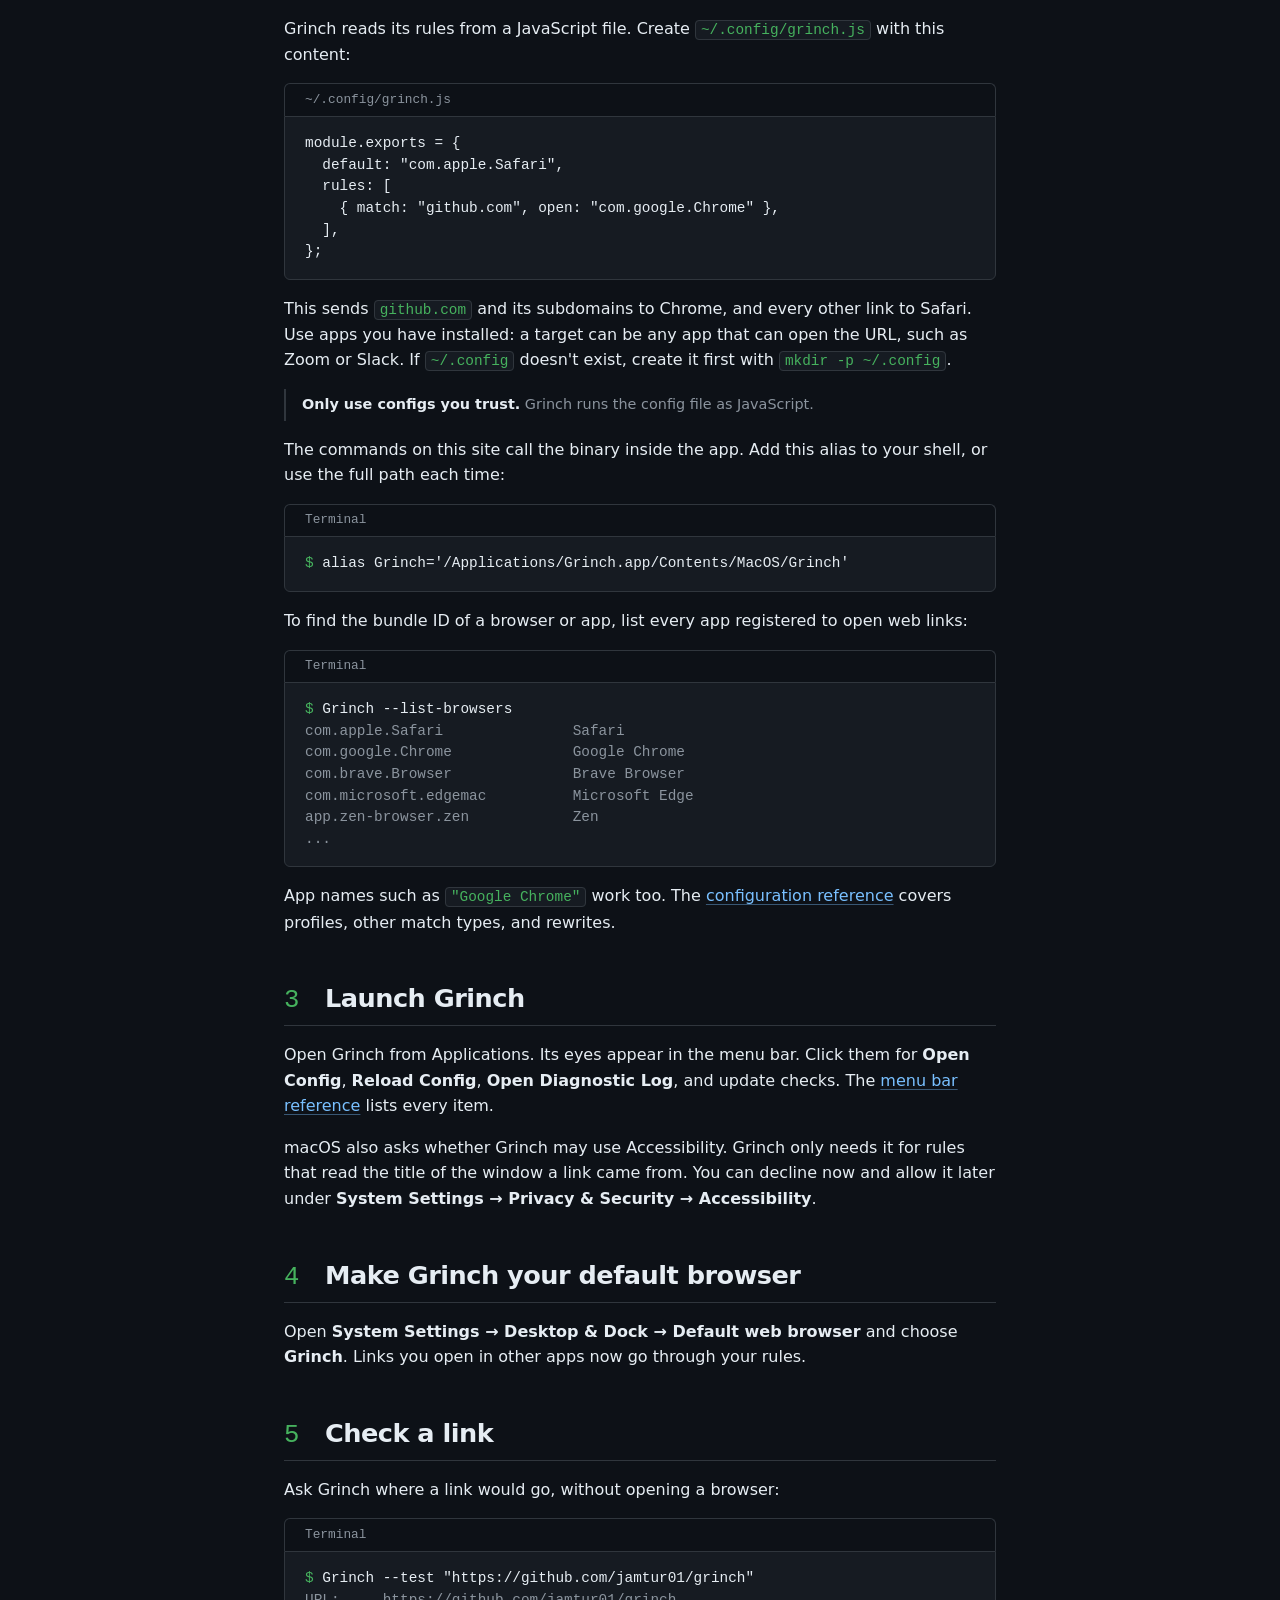
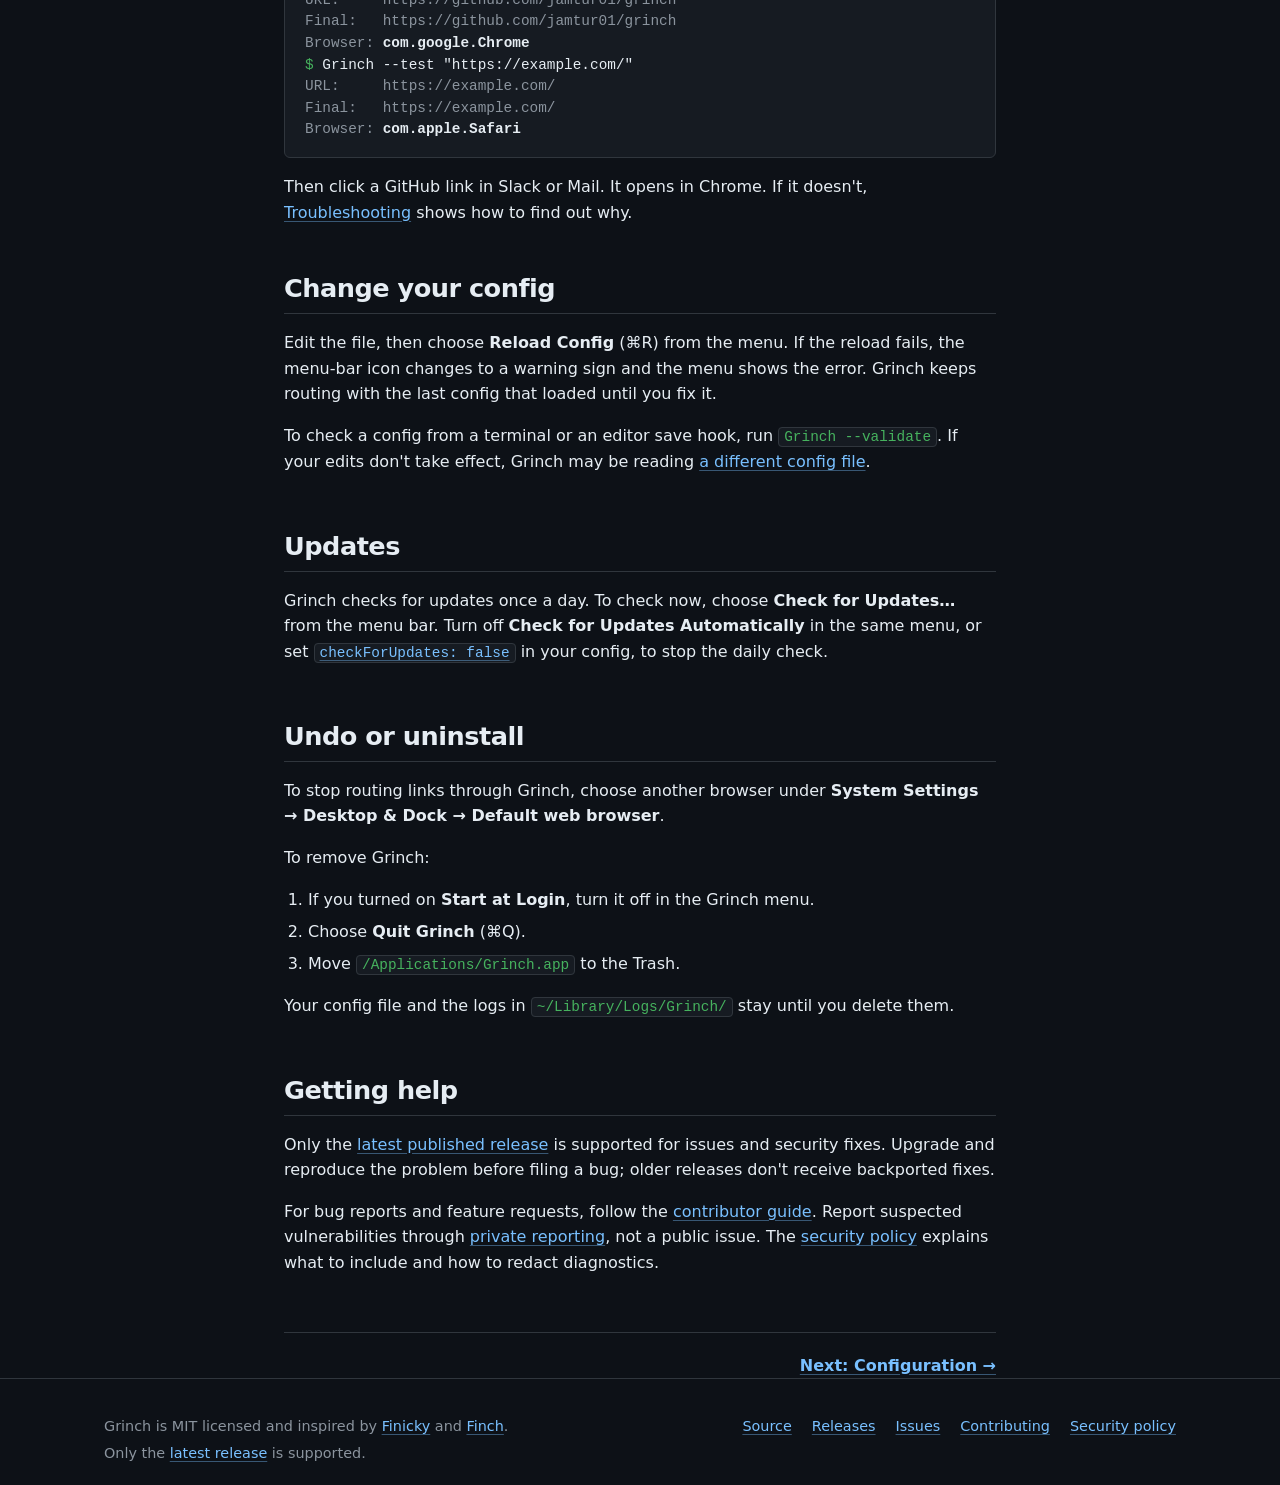
<file: docs/start.html>
<!doctype html>
<html lang="en">
<head>
<meta charset="utf-8">
<meta name="viewport" content="width=device-width, initial-scale=1">
<title>Get started · Grinch</title>
<meta name="description" content="Install Grinch, write a first rule, and make it your default browser.">
<meta name="theme-color" content="#0d1117">

<meta property="og:type" content="website">
<meta property="og:title" content="Get started · Grinch">
<meta property="og:description" content="Install Grinch, write a first rule, and make it your default browser.">
<meta property="og:url" content="https://jamtur01.github.io/grinch/start.html">
<meta property="og:image" content="https://jamtur01.github.io/grinch/social-preview.png">
<meta property="og:image:width" content="1280">
<meta property="og:image:height" content="640">
<meta property="og:image:alt" content="Grinch: choose where links open on your Mac">
<meta name="twitter:card" content="summary_large_image">
<meta name="twitter:image" content="https://jamtur01.github.io/grinch/social-preview.png">

<link rel="icon" href="grinch-icon.svg" type="image/svg+xml">
<link rel="stylesheet" href="style.css">
</head>
<body>

<a class="skip" href="#main">Skip to content</a>

<header class="site-header">
  <div class="wide">
    <a class="brand" href="index.html">
      <img src="grinch-icon.svg" width="28" height="28" alt="">Grinch
    </a>
    <nav class="site-nav" aria-label="Documentation">
      <ul>
      <li><a href="start.html" aria-current="page">Get started</a></li>
      <li><a href="config.html">Configuration</a></li>
      <li><a href="troubleshooting.html">Troubleshooting</a></li>
      <li><a href="integrations.html">Integrations</a></li>
      <li><a href="finicky.html">From Finicky</a></li>
      <li><a href="performance.html">Performance</a></li>
      </ul>
    </nav>
    <a class="cta primary small header-download" href="https://github.com/jamtur01/grinch/releases/latest">Download</a>
  </div>
</header>

<main id="main" class="container">

<div class="page-head">
  <h1>Get started</h1>
  <p class="lead">Install Grinch, write one rule, and make it your default browser.
    Every step can be undone.</p>
  <nav class="toc" aria-labelledby="toc-title">
    <h2 id="toc-title">On this page</h2>
    <ul class="toc-list">
      <li><a href="#install">Install</a></li>
      <li><a href="#first-rule">First rule</a></li>
      <li><a href="#launch">Launch</a></li>
      <li><a href="#default-browser">Default browser</a></li>
      <li><a href="#check">Check a link</a></li>
      <li><a href="#change">Change your config</a></li>
      <li><a href="#updates">Updates</a></li>
      <li><a href="#undo">Undo or uninstall</a></li>
      <li><a href="#help">Getting help</a></li>
    </ul>
  </nav>
</div>

<div class="page-body">

<ol class="steps">
  <li>
    <h2 id="install"><a class="self" href="#install">Install Grinch</a></h2>
    <p>Grinch needs macOS 13 or later. Releases are universal binaries for Apple
      silicon and Intel Macs, signed with a Developer ID and notarized by Apple.</p>
    <p>Download the latest <code>Grinch-vX.Y.Z.dmg</code> from the
      <a href="https://github.com/jamtur01/grinch/releases/latest">releases page</a>,
      open it, and drag <code>Grinch.app</code> onto the <code>Applications</code>
      shortcut in the DMG window.</p>
    <p class="note"><strong>Install to <code>/Applications</code> directly.</strong>
      Running <code>Grinch.app</code> from <code>~/Downloads</code> or anywhere else
      triggers Gatekeeper translocation, which makes the same app appear several
      times in the default-browser picker.</p>

    <h3 id="install-terminal"><a class="self" href="#install-terminal">From the terminal</a></h3>
    <p>This script finds the latest DMG through the GitHub API, downloads it,
      copies <code>Grinch.app</code> into <code>/Applications</code>, and opens it:</p>
    <figure class="term">
      <figcaption>Terminal</figcaption>
<pre><code>DMG=$(curl -fsSL https://api.github.com/repos/jamtur01/grinch/releases/latest \
  | grep -oE '"browser_download_url": "[^"]*\.dmg"' | cut -d'"' -f4)
curl -fsSL "$DMG" -o /tmp/grinch.dmg
hdiutil attach -nobrowse -quiet /tmp/grinch.dmg
ditto "/Volumes/Grinch "*/Grinch.app /Applications/Grinch.app
hdiutil detach "/Volumes/Grinch "* -quiet
open /Applications/Grinch.app</code></pre>
    </figure>

    <h3 id="install-homebrew"><a class="self" href="#install-homebrew">With Homebrew</a></h3>
    <p>A community-maintained cask is available from
      <a href="https://github.com/bric3/homebrew-tap/blob/main/Casks/grinch.rb"><code>bric3/tap</code></a>.
      It is maintained outside the Grinch project.</p>
    <figure class="term">
      <figcaption>Terminal</figcaption>
<pre><code><span class="cmd">brew tap bric3/tap</span>
<span class="cmd">brew install --cask grinch</span></code></pre>
    </figure>

    <h3 id="install-source"><a class="self" href="#install-source">From source</a></h3>
    <p>Building needs Rust stable through rustup; the
      <a href="https://github.com/jamtur01/grinch/blob/main/CONTRIBUTING.md#prerequisites">contributor prerequisites</a>
      list the tools. Ad-hoc signed builds don't include automatic updates.</p>
    <figure class="term">
      <figcaption>Terminal</figcaption>
<pre><code><span class="cmd">git clone https://github.com/jamtur01/grinch</span>
<span class="cmd">cd grinch</span>
<span class="cmd">make run</span></code></pre>
    </figure>
  </li>

  <li>
    <h2 id="first-rule"><a class="self" href="#first-rule">Write your first rule</a></h2>
    <p>Grinch reads its rules from a JavaScript file. Create
      <code>~/.config/grinch.js</code> with this content:</p>
    <figure class="file">
      <figcaption>~/.config/grinch.js</figcaption>
<pre><code>module.exports = {
  default: "com.apple.Safari",
  rules: [
    { match: "github.com", open: "com.google.Chrome" },
  ],
};</code></pre>
    </figure>
    <p>This sends <code>github.com</code> and its subdomains to Chrome, and every
      other link to Safari. Use apps you have installed: a target can be any app
      that can open the URL, such as Zoom or Slack. If <code>~/.config</code>
      doesn't exist, create it first with <code>mkdir -p ~/.config</code>.</p>
    <p class="note"><strong>Only use configs you trust.</strong> Grinch runs the
      config file as JavaScript.</p>
    <p>The commands on this site call the binary inside the app. Add this alias
      to your shell, or use the full path each time:</p>
    <figure class="term">
      <figcaption>Terminal</figcaption>
<pre><code><span class="cmd">alias Grinch='/Applications/Grinch.app/Contents/MacOS/Grinch'</span></code></pre>
    </figure>
    <p>To find the bundle ID of a browser or app, list every app registered to
      open web links:</p>
    <figure class="term">
      <figcaption>Terminal</figcaption>
<pre><code><span class="cmd">Grinch --list-browsers</span>
<span class="out">com.apple.Safari               Safari
com.google.Chrome              Google Chrome
com.brave.Browser              Brave Browser
com.microsoft.edgemac          Microsoft Edge
app.zen-browser.zen            Zen
...</span></code></pre>
    </figure>
    <p>App names such as <code>"Google Chrome"</code> work too. The
      <a href="config.html">configuration reference</a> covers profiles, other
      match types, and rewrites.</p>
  </li>

  <li>
    <h2 id="launch"><a class="self" href="#launch">Launch Grinch</a></h2>
    <p>Open Grinch from Applications. Its eyes appear in the menu bar. Click
      them for <strong>Open Config</strong>, <strong>Reload Config</strong>,
      <strong>Open Diagnostic Log</strong>, and update checks. The
      <a href="troubleshooting.html#menu-bar">menu bar reference</a> lists
      every item.</p>
    <p>macOS also asks whether Grinch may use Accessibility. Grinch only needs
      it for rules that read the title of the window a link came from. You can
      decline now and allow it later under <strong>System Settings → Privacy
      &amp; Security → Accessibility</strong>.</p>
  </li>

  <li>
    <h2 id="default-browser"><a class="self" href="#default-browser">Make Grinch your default browser</a></h2>
    <p>Open <strong>System Settings → Desktop &amp; Dock → Default web browser</strong>
      and choose <strong>Grinch</strong>. Links you open in other apps now go
      through your rules.</p>
  </li>

  <li>
    <h2 id="check"><a class="self" href="#check">Check a link</a></h2>
    <p>Ask Grinch where a link would go, without opening a browser:</p>
    <figure class="term">
      <figcaption>Terminal</figcaption>
<pre><code><span class="cmd">Grinch --test "https://github.com/jamtur01/grinch"</span>
<span class="out">URL:     https://github.com/jamtur01/grinch
Final:   https://github.com/jamtur01/grinch
Browser: <b>com.google.Chrome</b></span>
<span class="cmd">Grinch --test "https://example.com/"</span>
<span class="out">URL:     https://example.com/
Final:   https://example.com/
Browser: <b>com.apple.Safari</b></span></code></pre>
    </figure>
    <p>Then click a GitHub link in Slack or Mail. It opens in Chrome. If it
      doesn't, <a href="troubleshooting.html">Troubleshooting</a> shows how to
      find out why.</p>
  </li>
</ol>

<section id="change" aria-labelledby="change-title">
  <h2 id="change-title"><a class="self" href="#change">Change your config</a></h2>
  <p>Edit the file, then choose <strong>Reload Config</strong> (⌘R) from the
    menu. If the reload fails, the menu-bar icon changes to a warning sign and
    the menu shows the error. Grinch keeps routing with the last config that
    loaded until you fix it.</p>
  <p>To check a config from a terminal or an editor save hook, run
    <code>Grinch --validate</code>. If your edits don't take effect, Grinch may be
    reading <a href="troubleshooting.html#which-config">a different config file</a>.</p>
</section>

<section id="updates" aria-labelledby="updates-title">
  <h2 id="updates-title"><a class="self" href="#updates">Updates</a></h2>
  <p>Grinch checks for updates once a day. To check now, choose
    <strong>Check for Updates…</strong> from the menu bar. Turn off
    <strong>Check for Updates Automatically</strong> in the same menu, or set
    <a href="config.html#options"><code>checkForUpdates: false</code></a> in
    your config, to stop the daily check.</p>
</section>

<section id="undo" aria-labelledby="undo-title">
  <h2 id="undo-title"><a class="self" href="#undo">Undo or uninstall</a></h2>
  <p>To stop routing links through Grinch, choose another browser under
    <strong>System Settings → Desktop &amp; Dock → Default web browser</strong>.</p>
  <p>To remove Grinch:</p>
  <ol>
    <li>If you turned on <strong>Start at Login</strong>, turn it off in the
      Grinch menu.</li>
    <li>Choose <strong>Quit Grinch</strong> (⌘Q).</li>
    <li>Move <code>/Applications/Grinch.app</code> to the Trash.</li>
  </ol>
  <p>Your config file and the logs in <code>~/Library/Logs/Grinch/</code> stay
    until you delete them.</p>
</section>

<section id="help" aria-labelledby="help-title">
  <h2 id="help-title"><a class="self" href="#help">Getting help</a></h2>
  <p>Only the <a href="https://github.com/jamtur01/grinch/releases/latest">latest
    published release</a> is supported for issues and security fixes. Upgrade
    and reproduce the problem before filing a bug; older releases don't receive
    backported fixes.</p>
  <p>For bug reports and feature requests, follow the
    <a href="https://github.com/jamtur01/grinch/blob/main/CONTRIBUTING.md">contributor guide</a>.
    Report suspected vulnerabilities through
    <a href="https://github.com/jamtur01/grinch/security/advisories/new">private reporting</a>,
    not a public issue. The
    <a href="https://github.com/jamtur01/grinch/blob/main/SECURITY.md">security policy</a>
    explains what to include and how to redact diagnostics.</p>
</section>

<nav class="next-page" aria-label="Next page">
  <a class="later" href="config.html">Next: Configuration →</a>
</nav>

</div>
</main>

<footer class="site-footer">
  <div class="wide">
    <div>
      <p>Grinch is MIT licensed and inspired by
        <a href="https://github.com/johnste/finicky">Finicky</a> and
        <a href="https://github.com/expelledboy/finch">Finch</a>.</p>
      <p>Only the <a href="https://github.com/jamtur01/grinch/releases/latest">latest release</a> is supported.</p>
    </div>
    <ul>
      <li><a href="https://github.com/jamtur01/grinch">Source</a></li>
      <li><a href="https://github.com/jamtur01/grinch/releases">Releases</a></li>
      <li><a href="https://github.com/jamtur01/grinch/issues">Issues</a></li>
      <li><a href="https://github.com/jamtur01/grinch/blob/main/CONTRIBUTING.md">Contributing</a></li>
      <li><a href="https://github.com/jamtur01/grinch/blob/main/SECURITY.md">Security policy</a></li>
    </ul>
  </div>
</footer>

</body>
</html>
</file>
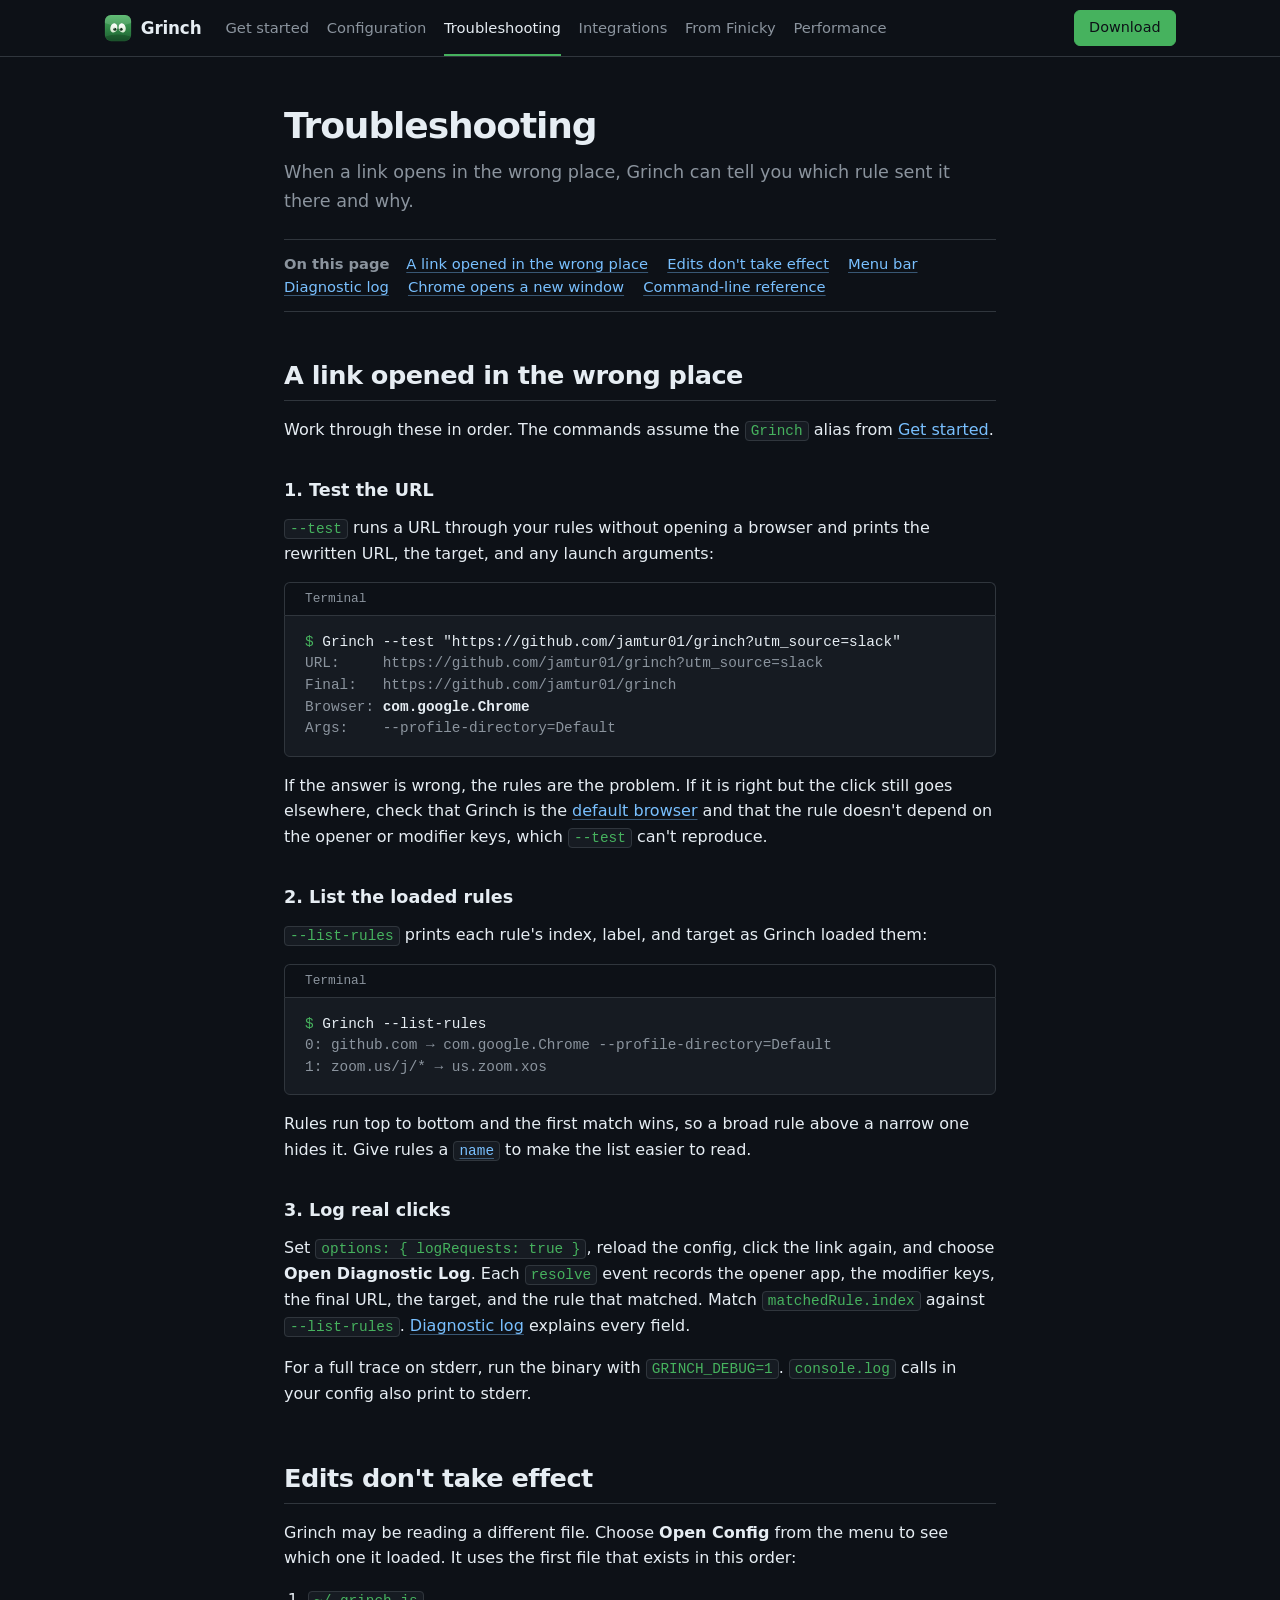
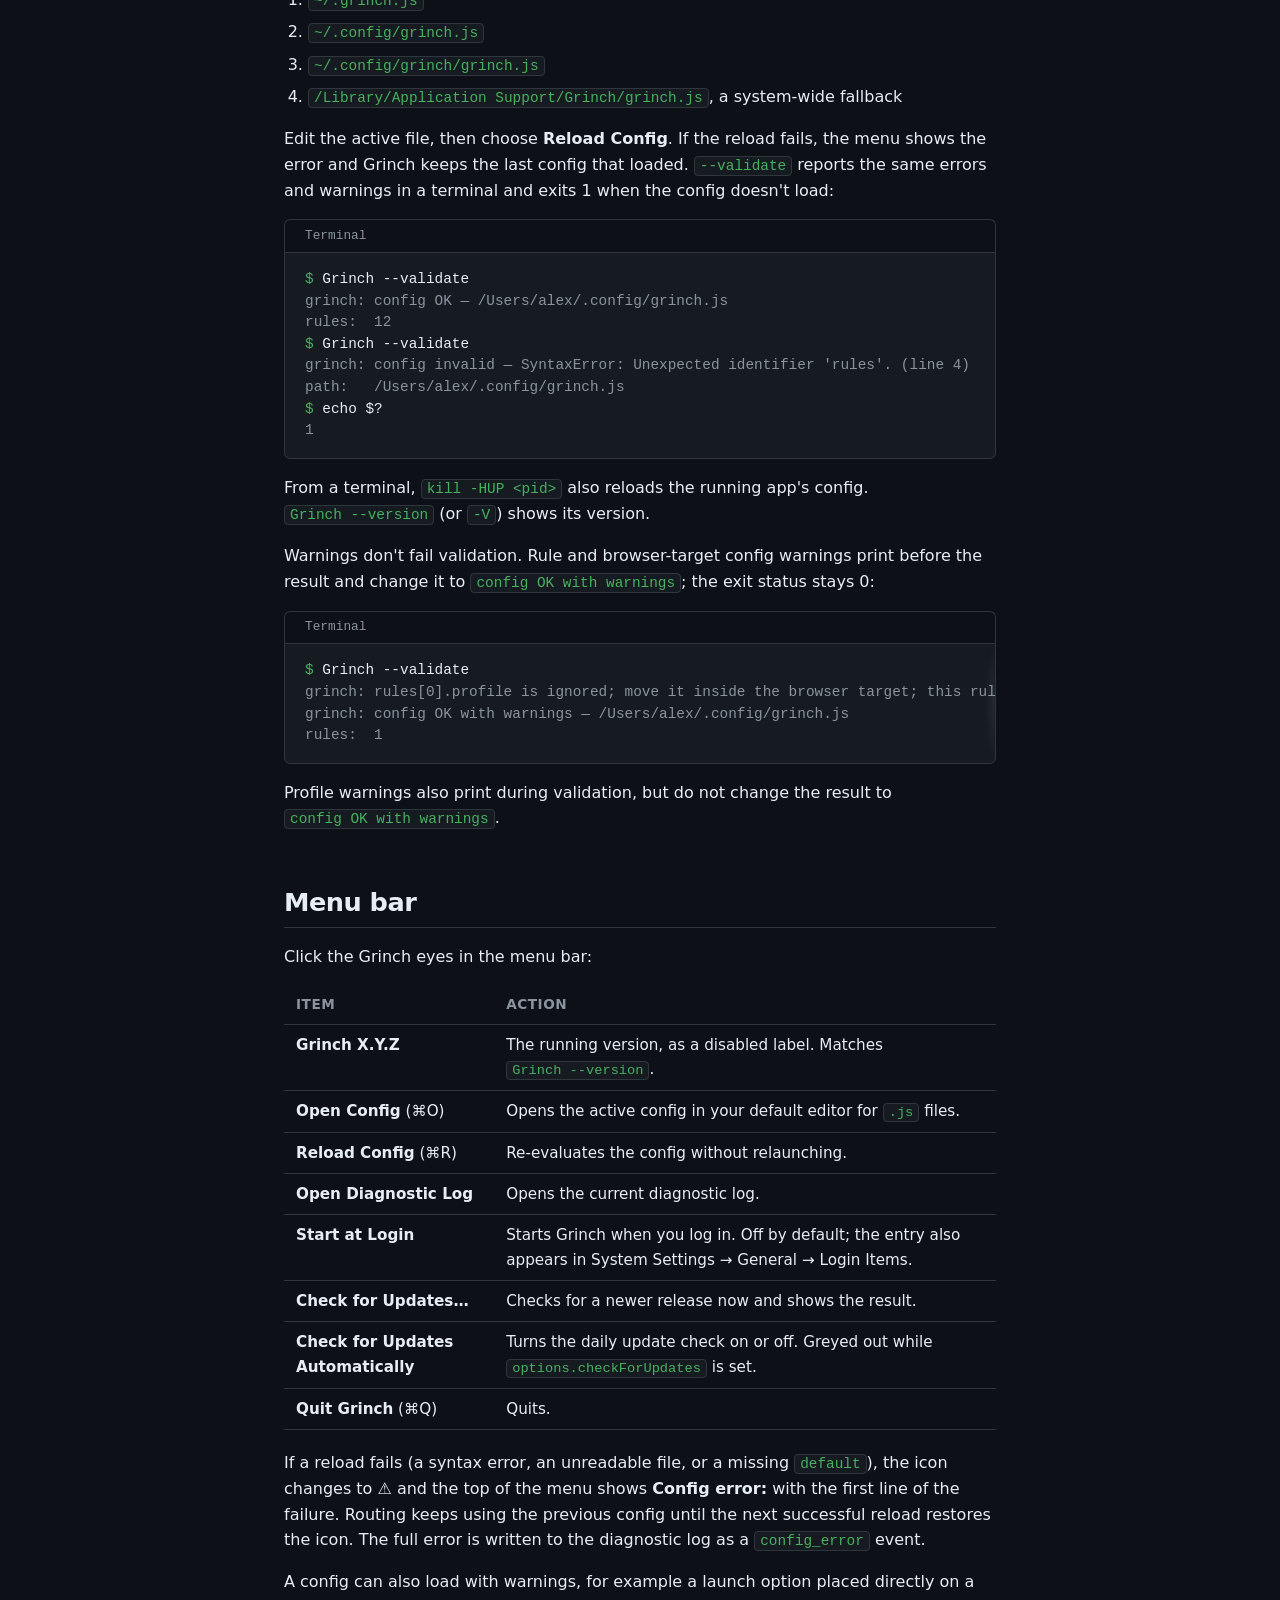
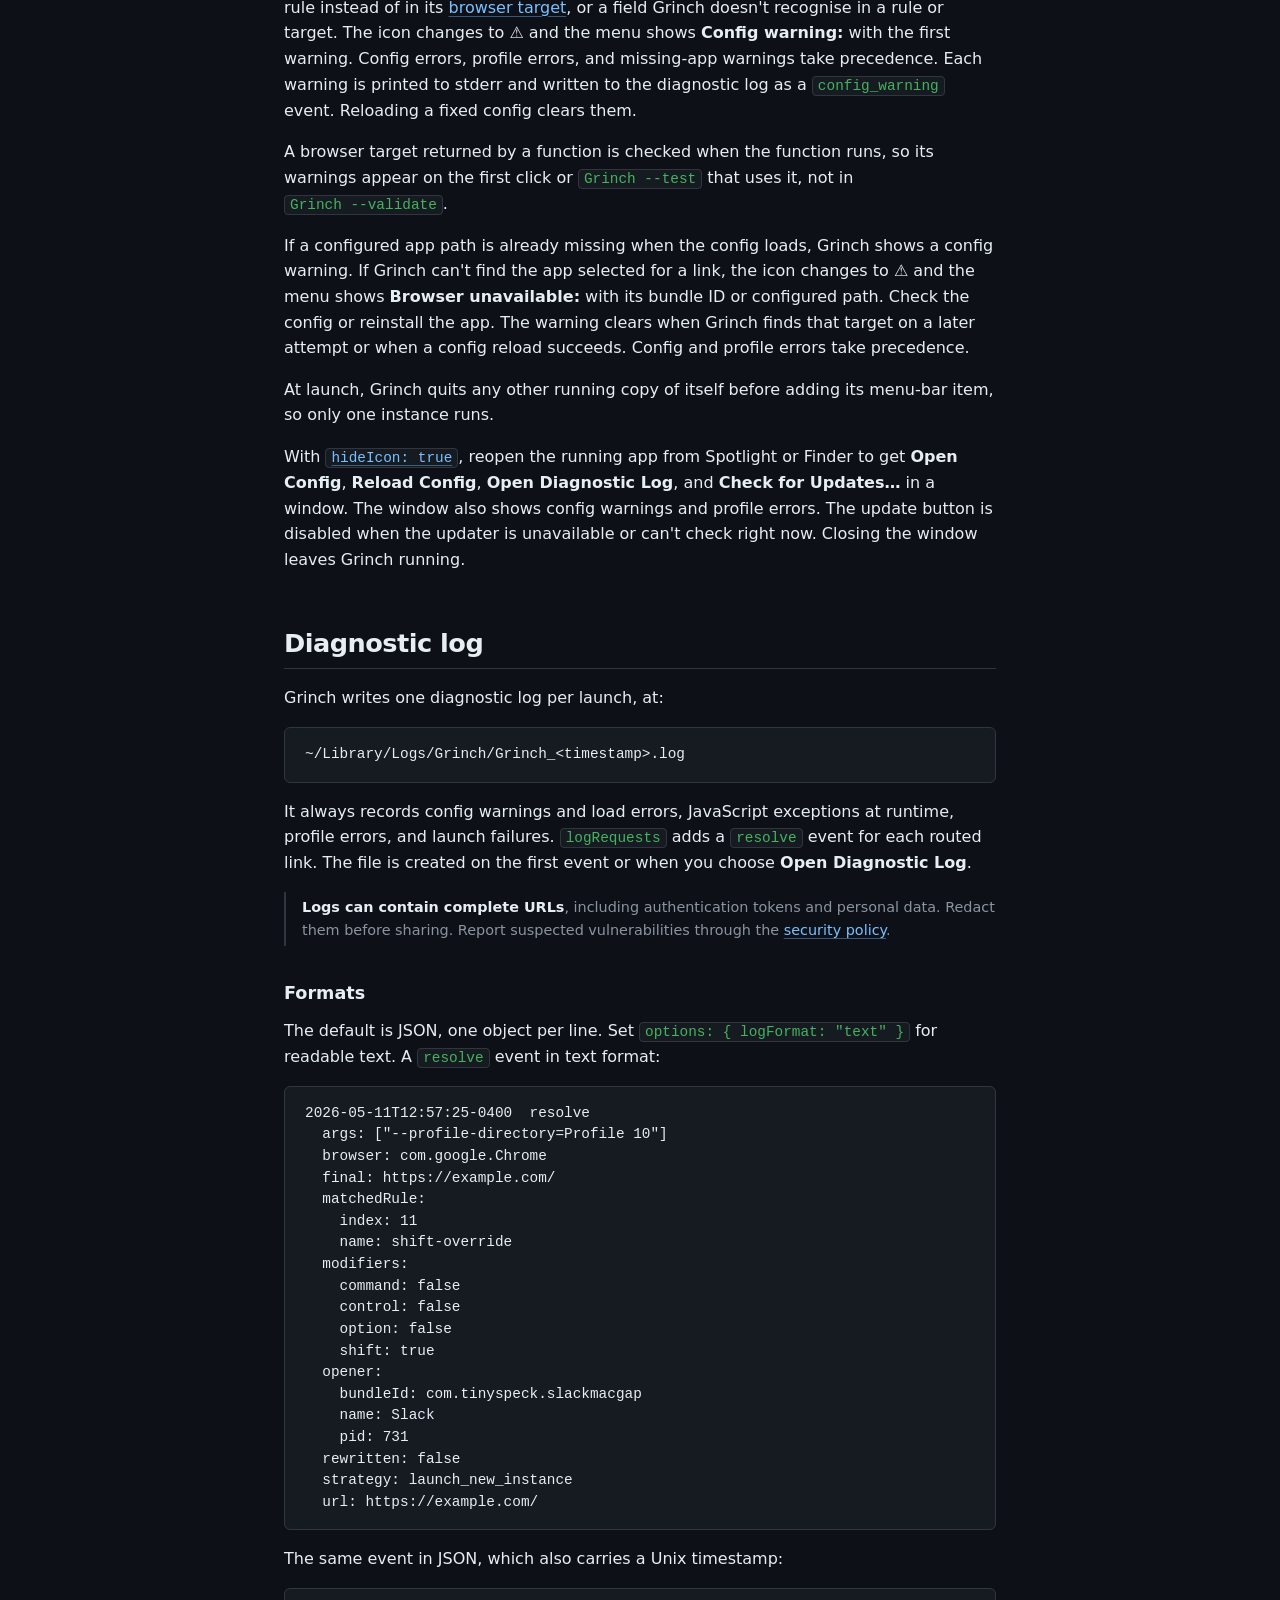
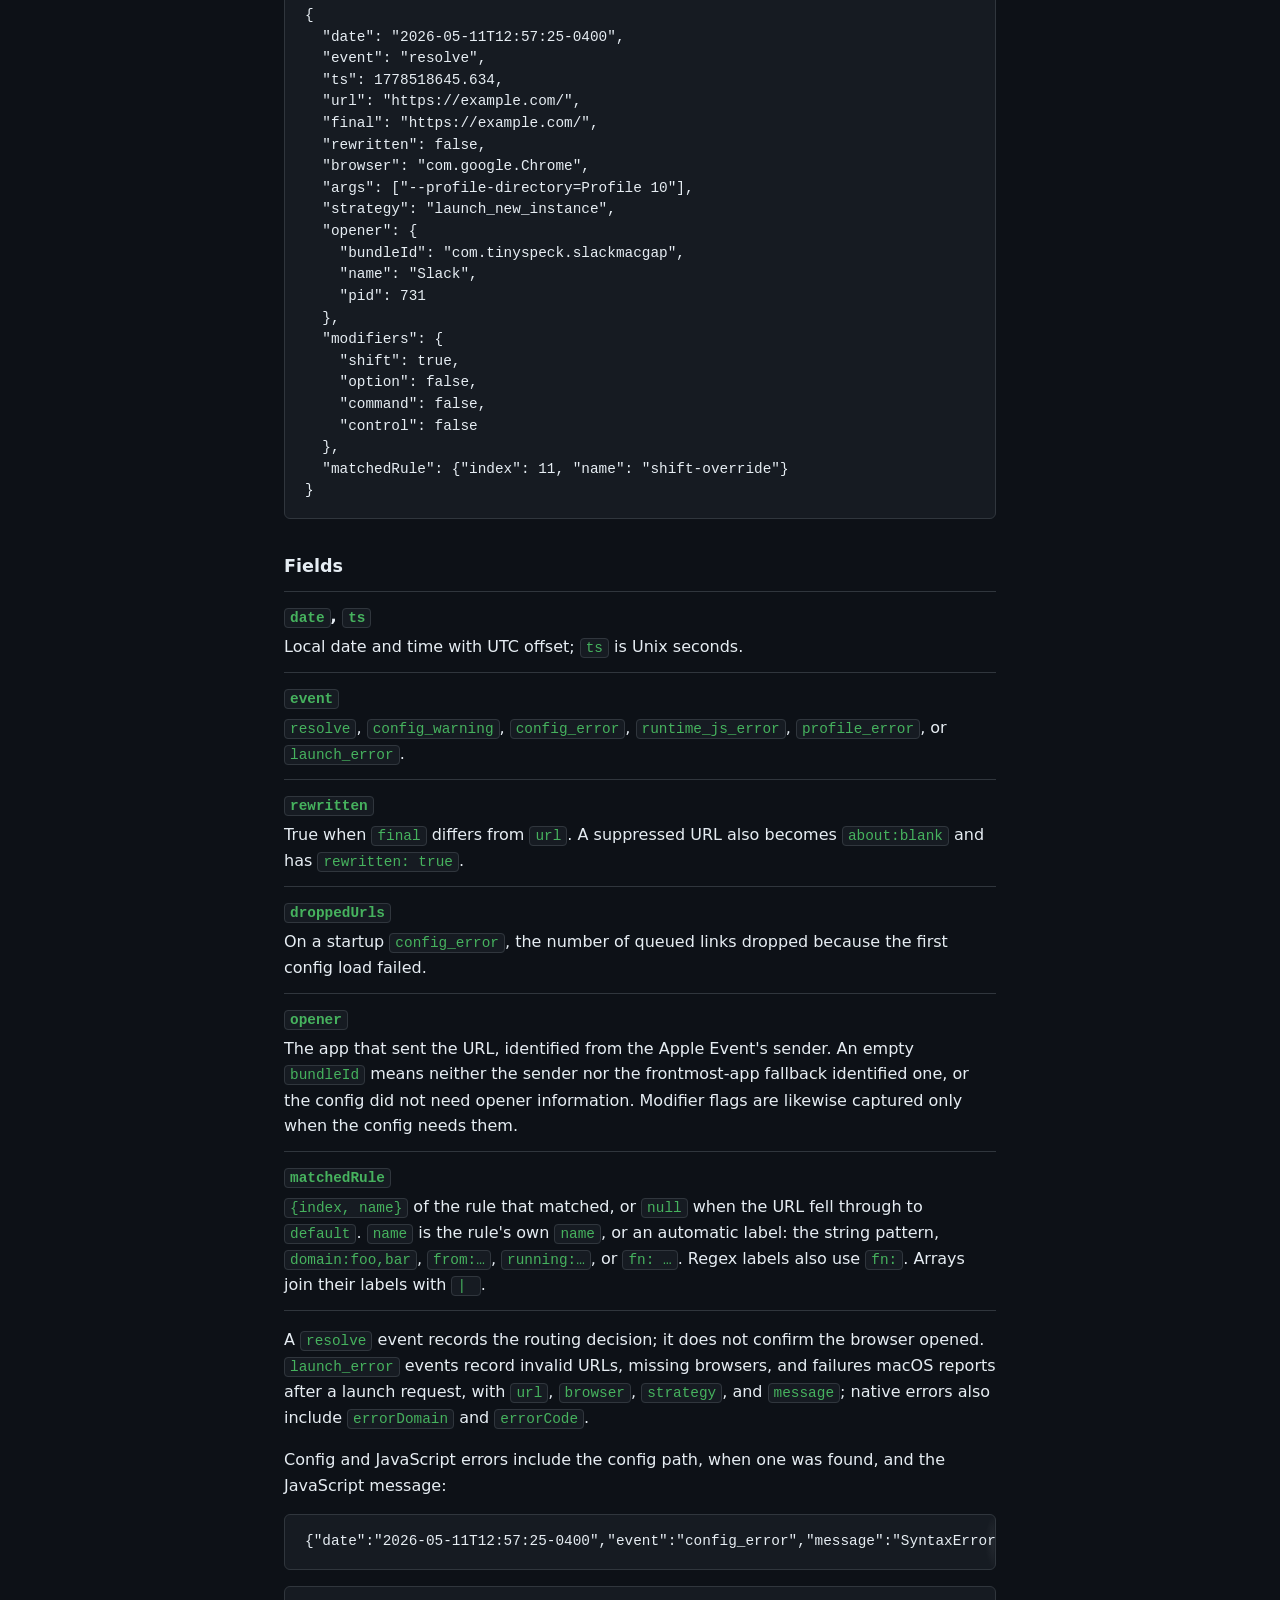
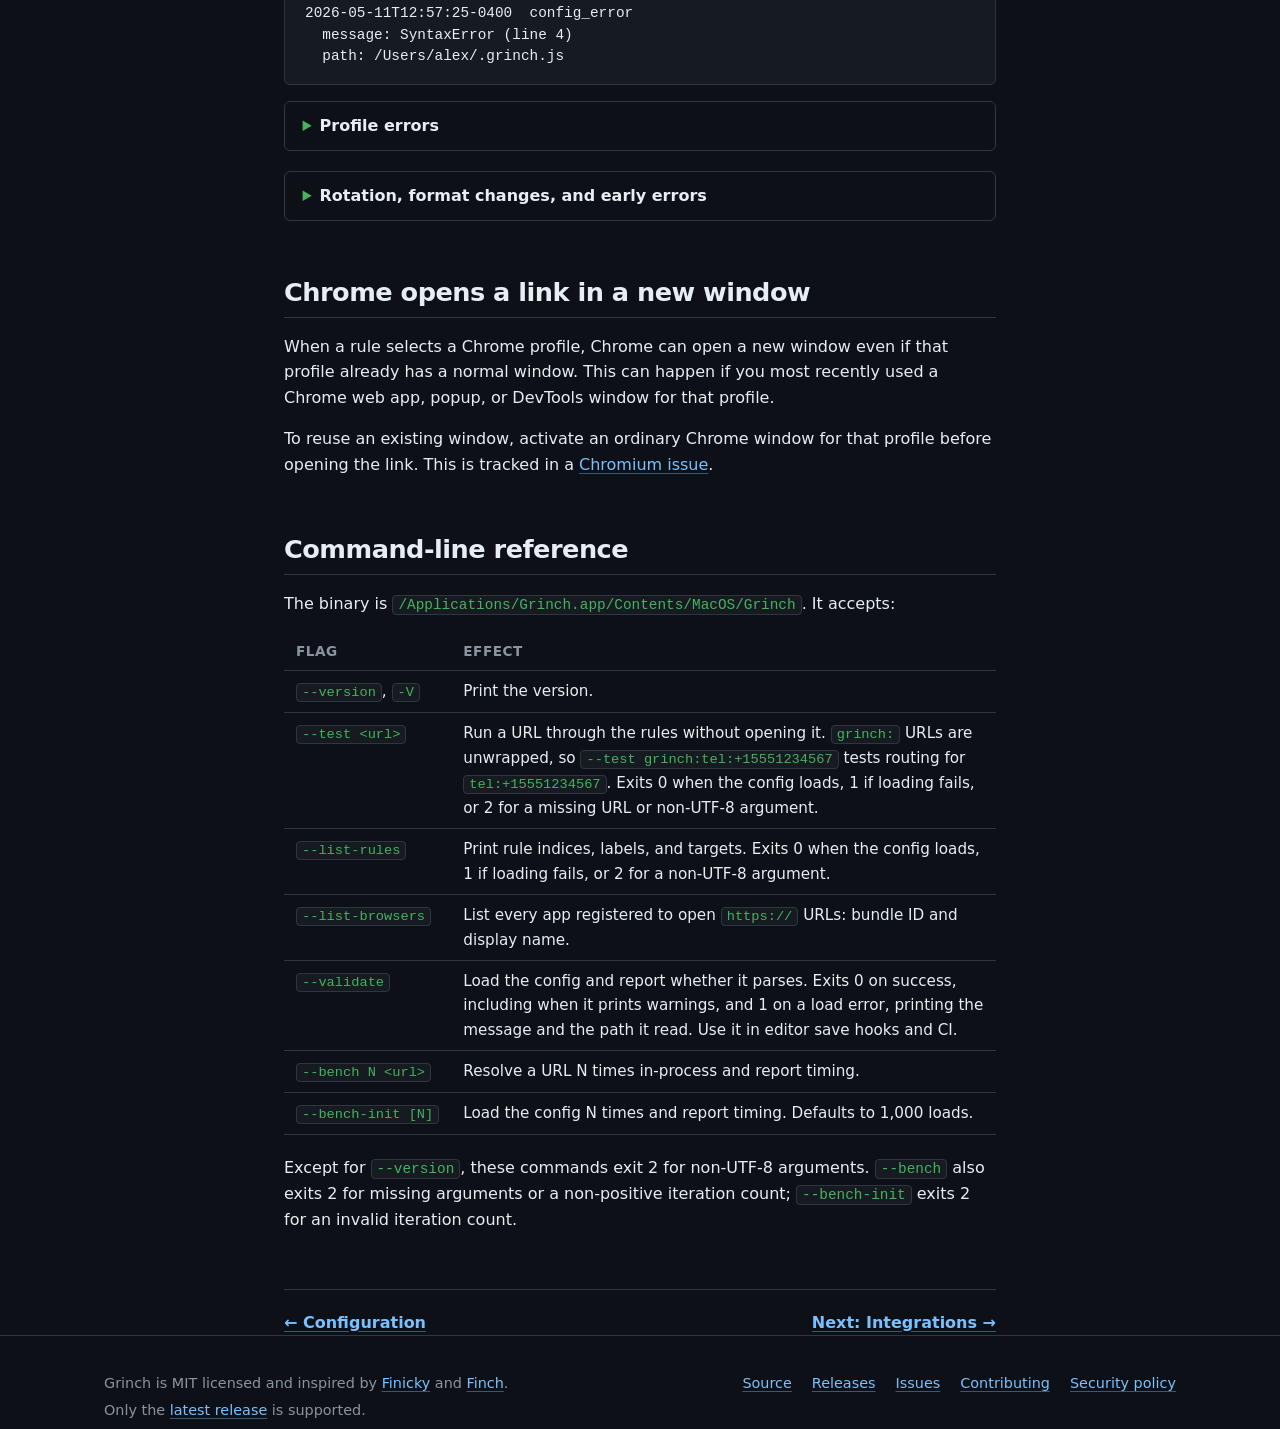
<file: docs/troubleshooting.html>
<!doctype html>
<html lang="en">
<head>
<meta charset="utf-8">
<meta name="viewport" content="width=device-width, initial-scale=1">
<title>Troubleshooting · Grinch</title>
<meta name="description" content="Find out why a link opened where it did: --test, --list-rules, the diagnostic log, and the menu bar.">
<meta name="theme-color" content="#0d1117">

<meta property="og:type" content="website">
<meta property="og:title" content="Troubleshooting · Grinch">
<meta property="og:description" content="Find out why a link opened where it did: --test, --list-rules, the diagnostic log, and the menu bar.">
<meta property="og:url" content="https://jamtur01.github.io/grinch/troubleshooting.html">
<meta property="og:image" content="https://jamtur01.github.io/grinch/social-preview.png">
<meta property="og:image:width" content="1280">
<meta property="og:image:height" content="640">
<meta property="og:image:alt" content="Grinch: choose where links open on your Mac">
<meta name="twitter:card" content="summary_large_image">
<meta name="twitter:image" content="https://jamtur01.github.io/grinch/social-preview.png">

<link rel="icon" href="grinch-icon.svg" type="image/svg+xml">
<link rel="stylesheet" href="style.css">
</head>
<body>

<a class="skip" href="#main">Skip to content</a>

<header class="site-header">
  <div class="wide">
    <a class="brand" href="index.html">
      <img src="grinch-icon.svg" width="28" height="28" alt="">Grinch
    </a>
    <nav class="site-nav" aria-label="Documentation">
      <ul>
      <li><a href="start.html">Get started</a></li>
      <li><a href="config.html">Configuration</a></li>
      <li><a href="troubleshooting.html" aria-current="page">Troubleshooting</a></li>
      <li><a href="integrations.html">Integrations</a></li>
      <li><a href="finicky.html">From Finicky</a></li>
      <li><a href="performance.html">Performance</a></li>
      </ul>
    </nav>
    <a class="cta primary small header-download" href="https://github.com/jamtur01/grinch/releases/latest">Download</a>
  </div>
</header>

<main id="main" class="container">

<div class="page-head">
  <h1>Troubleshooting</h1>
  <p class="lead">When a link opens in the wrong place, Grinch can tell you which
    rule sent it there and why.</p>
  <nav class="toc" aria-labelledby="toc-title">
    <h2 id="toc-title">On this page</h2>
    <ul class="toc-list">
      <li><a href="#wrong-place">A link opened in the wrong place</a></li>
      <li><a href="#which-config">Edits don't take effect</a></li>
      <li><a href="#menu-bar">Menu bar</a></li>
      <li><a href="#diagnostic-log">Diagnostic log</a></li>
      <li><a href="#chrome-new-window">Chrome opens a new window</a></li>
      <li><a href="#commands">Command-line reference</a></li>
    </ul>
  </nav>
</div>

<div class="page-body">

<section id="wrong-place" aria-labelledby="wrong-place-title">
  <h2 id="wrong-place-title"><a class="self" href="#wrong-place">A link opened in the wrong place</a></h2>
  <p>Work through these in order. The commands assume the <code>Grinch</code>
    alias from <a href="start.html#first-rule">Get started</a>.</p>

  <h3 id="test-the-url"><a class="self" href="#test-the-url">1. Test the URL</a></h3>
  <p><code>--test</code> runs a URL through your rules without opening a browser
    and prints the rewritten URL, the target, and any launch arguments:</p>
  <figure class="term">
    <figcaption>Terminal</figcaption>
<pre><code><span class="cmd">Grinch --test "https://github.com/jamtur01/grinch?utm_source=slack"</span>
<span class="out">URL:     https://github.com/jamtur01/grinch?utm_source=slack
Final:   https://github.com/jamtur01/grinch
Browser: <b>com.google.Chrome</b>
Args:    --profile-directory=Default</span></code></pre>
  </figure>
  <p>If the answer is wrong, the rules are the problem. If it is right but the
    click still goes elsewhere, check that Grinch is the
    <a href="start.html#default-browser">default browser</a> and that the rule
    doesn't depend on the opener or modifier keys, which <code>--test</code>
    can't reproduce.</p>

  <h3 id="list-the-rules"><a class="self" href="#list-the-rules">2. List the loaded rules</a></h3>
  <p><code>--list-rules</code> prints each rule's index, label, and target as
    Grinch loaded them:</p>
  <figure class="term">
    <figcaption>Terminal</figcaption>
<pre><code><span class="cmd">Grinch --list-rules</span>
<span class="out">0: github.com → com.google.Chrome --profile-directory=Default
1: zoom.us/j/* → us.zoom.xos</span></code></pre>
  </figure>
  <p>Rules run top to bottom and the first match wins, so a broad rule above a
    narrow one hides it. Give rules a <a href="config.html#rules"><code>name</code></a>
    to make the list easier to read.</p>

  <h3 id="log-real-clicks"><a class="self" href="#log-real-clicks">3. Log real clicks</a></h3>
  <p>Set <code>options: { logRequests: true }</code>, reload the config, click
    the link again, and choose <strong>Open Diagnostic Log</strong>. Each
    <code>resolve</code> event records the opener app, the modifier keys, the
    final URL, the target, and the rule that matched. Match
    <code>matchedRule.index</code> against <code>--list-rules</code>.
    <a href="#diagnostic-log">Diagnostic log</a> explains every field.</p>
  <p>For a full trace on stderr, run the binary with
    <code>GRINCH_DEBUG=1</code>. <code>console.log</code> calls in your config
    also print to stderr.</p>
</section>

<section id="which-config" aria-labelledby="which-config-title">
  <h2 id="which-config-title"><a class="self" href="#which-config">Edits don't take effect</a></h2>
  <p>Grinch may be reading a different file. Choose <strong>Open Config</strong>
    from the menu to see which one it loaded. It uses the first file that exists
    in this order:</p>
  <ol>
    <li><code>~/.grinch.js</code></li>
    <li><code>~/.config/grinch.js</code></li>
    <li><code>~/.config/grinch/grinch.js</code></li>
    <li><code class="long">/Library/Application Support/Grinch/grinch.js</code>, a system-wide fallback</li>
  </ol>
  <p>Edit the active file, then choose <strong>Reload Config</strong>. If the
    reload fails, the menu shows the error and Grinch keeps the last config that
    loaded. <code>--validate</code> reports the same errors and warnings in a
    terminal and exits 1 when the config doesn't load:</p>
  <figure class="term">
    <figcaption>Terminal</figcaption>
<pre><code><span class="cmd">Grinch --validate</span>
<span class="out">grinch: config OK — /Users/alex/.config/grinch.js
rules:  12</span>
<span class="cmd">Grinch --validate</span>
<span class="out">grinch: config invalid — SyntaxError: Unexpected identifier 'rules'. (line 4)
path:   /Users/alex/.config/grinch.js</span>
<span class="cmd">echo $?</span>
<span class="out">1</span></code></pre>
  </figure>
  <p>From a terminal, <code>kill -HUP &lt;pid&gt;</code> also reloads the running
    app's config. <code>Grinch --version</code> (or <code>-V</code>) shows its version.</p>
  <p>Warnings don't fail validation. Rule and browser-target config warnings
    print before the result and change it to <code>config OK with warnings</code>;
    the exit status stays 0:</p>
  <figure class="term">
    <figcaption>Terminal</figcaption>
<pre><code><span class="cmd">Grinch --validate</span>
<span class="out">grinch: rules[0].profile is ignored; move it inside the browser target; this rule is suppressed
grinch: config OK with warnings — /Users/alex/.config/grinch.js
rules:  1</span></code></pre>
  </figure>
  <p>Profile warnings also print during validation, but do not change the result
    to <code>config OK with warnings</code>.</p>
</section>

<section id="menu-bar" aria-labelledby="menu-bar-title">
  <h2 id="menu-bar-title"><a class="self" href="#menu-bar">Menu bar</a></h2>
  <p>Click the Grinch eyes in the menu bar:</p>
  <div class="table-wrap">
  <table class="stack">
    <thead><tr><th scope="col">Item</th><th scope="col">Action</th></tr></thead>
    <tbody>
      <tr><th scope="row"><strong>Grinch X.Y.Z</strong></th><td>The running version, as a disabled label. Matches <code>Grinch --version</code>.</td></tr>
      <tr><th scope="row"><strong>Open Config</strong> (⌘O)</th><td>Opens the active config in your default editor for <code>.js</code> files.</td></tr>
      <tr><th scope="row"><strong>Reload Config</strong> (⌘R)</th><td>Re-evaluates the config without relaunching.</td></tr>
      <tr><th scope="row"><strong>Open Diagnostic Log</strong></th><td>Opens the current diagnostic log.</td></tr>
      <tr><th scope="row"><strong>Start at Login</strong></th><td>Starts Grinch when you log in. Off by default; the entry also appears in System Settings → General → Login Items.</td></tr>
      <tr><th scope="row"><strong>Check for Updates…</strong></th><td>Checks for a newer release now and shows the result.</td></tr>
      <tr><th scope="row"><strong>Check for Updates Automatically</strong></th><td>Turns the daily update check on or off. Greyed out while <code>options.checkForUpdates</code> is set.</td></tr>
      <tr><th scope="row"><strong>Quit Grinch</strong> (⌘Q)</th><td>Quits.</td></tr>
    </tbody>
  </table>
  </div>
  <p>If a reload fails (a syntax error, an unreadable file, or a missing
    <code>default</code>), the icon changes to <strong>⚠️</strong> and the top
    of the menu shows <strong>Config error:</strong> with the first line of the
    failure. Routing keeps using the previous config until the next successful
    reload restores the icon. The full error is written to the diagnostic log as
    a <code>config_error</code> event.</p>
  <p id="config-warnings">A config can also load with warnings, for example a
    launch option placed directly on a rule instead of in its
    <a href="config.html#rules">browser target</a>, or a field Grinch doesn't
    recognise in a rule or target. The icon changes to <strong>⚠️</strong> and
    the menu shows <strong>Config warning:</strong> with the first warning.
    Config errors, profile errors, and missing-app warnings take precedence.
    Each warning is printed to stderr
    and written to the diagnostic log as a <code>config_warning</code> event.
    Reloading a fixed config clears them.</p>
  <p>A browser target returned by a function is checked when the function runs,
    so its warnings appear on the first click or <code>Grinch --test</code> that
    uses it, not in <code>Grinch --validate</code>.</p>
  <p>If a configured app path is already missing when the config loads,
    Grinch shows a config warning. If Grinch can't find the app selected for
    a link, the icon changes to
    <strong>⚠️</strong> and the menu shows <strong>Browser unavailable:</strong>
    with its bundle ID or configured path. Check the config or reinstall the
    app. The warning clears when Grinch finds that target on a later attempt or
    when a config reload succeeds. Config and profile errors take precedence.</p>
  <p>At launch, Grinch quits any other running copy of itself before adding its
    menu-bar item, so only one instance runs.</p>
  <p>With <a href="config.html#options"><code>hideIcon: true</code></a>, reopen
    the running app from Spotlight or Finder to get <strong>Open Config</strong>,
    <strong>Reload Config</strong>, <strong>Open Diagnostic Log</strong>, and
    <strong>Check for Updates…</strong> in a window. The window also shows config
    warnings and profile errors. The update button is disabled when the updater is
    unavailable or can't check right now. Closing the window leaves Grinch
    running.</p>
</section>

<section id="diagnostic-log" aria-labelledby="diagnostic-log-title">
  <h2 id="diagnostic-log-title"><a class="self" href="#diagnostic-log">Diagnostic log</a></h2>
  <p>Grinch writes one diagnostic log per launch, at:</p>
<pre><code>~/Library/Logs/Grinch/Grinch_&lt;timestamp&gt;.log</code></pre>
  <p>It always records config warnings and load errors, JavaScript exceptions at runtime,
    profile errors, and launch failures. <code>logRequests</code> adds a
    <code>resolve</code> event for each routed link. The file is created on the
    first event or when you choose <strong>Open Diagnostic Log</strong>.</p>
  <p class="note"><strong>Logs can contain complete URLs</strong>, including
    authentication tokens and personal data. Redact them before sharing. Report
    suspected vulnerabilities through the
    <a href="https://github.com/jamtur01/grinch/blob/main/SECURITY.md">security policy</a>.</p>

  <h3 id="log-formats"><a class="self" href="#log-formats">Formats</a></h3>
  <p>The default is JSON, one object per line. Set
    <code>options: { logFormat: "text" }</code> for readable text. A
    <code>resolve</code> event in text format:</p>
<pre><code>2026-05-11T12:57:25-0400  resolve
  args: ["--profile-directory=Profile 10"]
  browser: com.google.Chrome
  final: https://example.com/
  matchedRule:
    index: 11
    name: shift-override
  modifiers:
    command: false
    control: false
    option: false
    shift: true
  opener:
    bundleId: com.tinyspeck.slackmacgap
    name: Slack
    pid: 731
  rewritten: false
  strategy: launch_new_instance
  url: https://example.com/</code></pre>
  <p>The same event in JSON, which also carries a Unix timestamp:</p>
<pre><code>{
  "date": "2026-05-11T12:57:25-0400",
  "event": "resolve",
  "ts": 1778518645.634,
  "url": "https://example.com/",
  "final": "https://example.com/",
  "rewritten": false,
  "browser": "com.google.Chrome",
  "args": ["--profile-directory=Profile 10"],
  "strategy": "launch_new_instance",
  "opener": {
    "bundleId": "com.tinyspeck.slackmacgap",
    "name": "Slack",
    "pid": 731
  },
  "modifiers": {
    "shift": true,
    "option": false,
    "command": false,
    "control": false
  },
  "matchedRule": {"index": 11, "name": "shift-override"}
}</code></pre>

  <h3 id="log-fields"><a class="self" href="#log-fields">Fields</a></h3>
  <dl class="options">
    <dt><code>date</code>, <code>ts</code></dt>
    <dd>Local date and time with UTC offset; <code>ts</code> is Unix seconds.</dd>
    <dt><code>event</code></dt>
    <dd><code>resolve</code>, <code>config_warning</code>, <code>config_error</code>, <code>runtime_js_error</code>,
      <code>profile_error</code>, or <code>launch_error</code>.</dd>
    <dt><code>rewritten</code></dt>
    <dd>True when <code>final</code> differs from <code>url</code>. A suppressed
      URL also becomes <code>about:blank</code> and has <code>rewritten: true</code>.</dd>
    <dt><code>droppedUrls</code></dt>
    <dd>On a startup <code>config_error</code>, the number of queued links dropped
      because the first config load failed.</dd>
    <dt><code>opener</code></dt>
    <dd>The app that sent the URL, identified from the Apple Event's sender. An
      empty <code>bundleId</code> means neither the sender nor the frontmost-app
      fallback identified one, or the config did not need opener information.
      Modifier flags are likewise captured only when the config needs them.</dd>
    <dt><code>matchedRule</code></dt>
    <dd><code>{index, name}</code> of the rule that matched, or <code>null</code>
      when the URL fell through to <code>default</code>. <code>name</code> is
      the rule's own <code>name</code>, or an automatic label: the string
      pattern, <code>domain:foo,bar</code>, <code>from:…</code>,
      <code>running:…</code>, or <code>fn: …</code>. Regex labels also use
      <code>fn:</code>. Arrays join their labels with <code> | </code>.</dd>
  </dl>
  <p>A <code>resolve</code> event records the routing decision; it does not
    confirm the browser opened. <code>launch_error</code> events record invalid
    URLs, missing browsers, and failures macOS reports after a launch request,
    with <code>url</code>, <code>browser</code>, <code>strategy</code>, and
    <code>message</code>; native errors also include <code>errorDomain</code>
    and <code>errorCode</code>.</p>
  <p>Config and JavaScript errors include the config path, when one was found,
    and the JavaScript message:</p>
<pre><code>{"date":"2026-05-11T12:57:25-0400","event":"config_error","message":"SyntaxError (line 4)","path":"/Users/alex/.grinch.js","ts":1778518645.634}</code></pre>
<pre><code>2026-05-11T12:57:25-0400  config_error
  message: SyntaxError (line 4)
  path: /Users/alex/.grinch.js</code></pre>

  <details>
    <summary>Profile errors</summary>
    <p><code>profile_error</code> events include the browser bundle ID, the
      profile-data file path when available, and a message saying what to fix.
      They report unreadable profile files, profile names Grinch couldn't
      resolve, and profiles set on browsers that don't support them.</p>
    <p>Errors that stop a launch affect the menu bar: an unresolved Chromium
      profile, an ambiguous or inaccessible Firefox profile, or a profile on a
      browser that doesn't support profiles. The first such error after a config load changes
      the icon to <strong>⚠️</strong> and shows <strong>Profile error:</strong>
      in the menu, including errors found when a dynamic target runs on a click.
      Hover over it for the full message. A config error takes precedence in the
      menu, and a successful reload clears the profile warning unless the error
      happens again.</p>
  </details>

  <details>
    <summary>Rotation, format changes, and early errors</summary>
    <p>Rotation (<a href="config.html#options"><code>logRotateBytes</code>,
      <code>logRotateDays</code></a>) and <code>logFormat</code> take effect
      once the config's JavaScript has run and its options are parsed, even if
      Grinch later fails to build the routing engine. Errors before the first
      config's options are parsed are written as JSON.</p>
    <p>Changing <code>logFormat</code> starts a new file and leaves earlier
      events in the previous one. Files created by format changes use suffixes
      such as <code>.1.log</code> and <code>.2.log</code> in place of
      <code>.log</code>. <strong>Open Diagnostic Log</strong> always opens the
      current file. Launch errors use the same file and rotation settings,
      including after config reloads.</p>
    <p><code>console</code> output stays on stderr with its
      <code>grinch [level]:</code> prefix and is not copied into the log.</p>
  </details>
</section>

<section id="chrome-new-window" aria-labelledby="chrome-new-window-title">
  <h2 id="chrome-new-window-title"><a class="self" href="#chrome-new-window">Chrome opens a link in a new window</a></h2>
  <p>When a rule selects a Chrome profile, Chrome can open a new window even if
    that profile already has a normal window. This can happen if you most
    recently used a Chrome web app, popup, or DevTools window for that
    profile.</p>
  <p>To reuse an existing window, activate an ordinary Chrome window for that
    profile before opening the link. This is tracked in a
    <a href="https://issues.chromium.org/issues/541287632">Chromium issue</a>.</p>
</section>

<section id="commands" aria-labelledby="commands-title">
  <h2 id="commands-title"><a class="self" href="#commands">Command-line reference</a></h2>
  <p>The binary is <code class="long">/Applications/Grinch.app/Contents/MacOS/Grinch</code>.
    It accepts:</p>
  <div class="table-wrap">
  <table class="stack">
    <thead><tr><th scope="col">Flag</th><th scope="col">Effect</th></tr></thead>
    <tbody>
      <tr><th scope="row"><code>--version</code>, <code>-V</code></th><td>Print the version.</td></tr>
      <tr><th scope="row"><code>--test &lt;url&gt;</code></th><td>Run a URL through the rules without opening it. <code>grinch:</code> URLs are unwrapped, so <code>--test grinch:tel:+15551234567</code> tests routing for <code>tel:+15551234567</code>. Exits 0 when the config loads, 1 if loading fails, or 2 for a missing URL or non-UTF-8 argument.</td></tr>
      <tr><th scope="row"><code>--list-rules</code></th><td>Print rule indices, labels, and targets. Exits 0 when the config loads, 1 if loading fails, or 2 for a non-UTF-8 argument.</td></tr>
      <tr><th scope="row"><code>--list-browsers</code></th><td>List every app registered to open <code>https://</code> URLs: bundle ID and display name.</td></tr>
      <tr><th scope="row"><code>--validate</code></th><td>Load the config and report whether it parses. Exits 0 on success, including when it prints warnings, and 1 on a load error, printing the message and the path it read. Use it in editor save hooks and CI.</td></tr>
      <tr><th scope="row"><code>--bench N &lt;url&gt;</code></th><td>Resolve a URL N times in-process and report timing.</td></tr>
      <tr><th scope="row"><code>--bench-init [N]</code></th><td>Load the config N times and report timing. Defaults to 1,000 loads.</td></tr>
    </tbody>
  </table>
  </div>
  <p>Except for <code>--version</code>, these commands exit 2 for non-UTF-8
    arguments. <code>--bench</code> also exits 2 for missing arguments or a
    non-positive iteration count; <code>--bench-init</code> exits 2 for an
    invalid iteration count.</p>
</section>

<nav class="next-page" aria-label="Previous and next pages">
  <a href="config.html">← Configuration</a>
  <a class="later" href="integrations.html">Next: Integrations →</a>
</nav>

</div>
</main>

<footer class="site-footer">
  <div class="wide">
    <div>
      <p>Grinch is MIT licensed and inspired by
        <a href="https://github.com/johnste/finicky">Finicky</a> and
        <a href="https://github.com/expelledboy/finch">Finch</a>.</p>
      <p>Only the <a href="https://github.com/jamtur01/grinch/releases/latest">latest release</a> is supported.</p>
    </div>
    <ul>
      <li><a href="https://github.com/jamtur01/grinch">Source</a></li>
      <li><a href="https://github.com/jamtur01/grinch/releases">Releases</a></li>
      <li><a href="https://github.com/jamtur01/grinch/issues">Issues</a></li>
      <li><a href="https://github.com/jamtur01/grinch/blob/main/CONTRIBUTING.md">Contributing</a></li>
      <li><a href="https://github.com/jamtur01/grinch/blob/main/SECURITY.md">Security policy</a></li>
    </ul>
  </div>
</footer>

</body>
</html>
</file>
<file: docs/style.css>
:root {
  --bg: #0d1117;
  --bg-elev: #161b22;
  --fg: #e6edf3;
  --fg-muted: #8b949e;
  --border: #30363d;
  --border-strong: #6e7681;
  --accent: #46b25e;
  --accent-hover: #5bc572;
  --code-bg: #161b22;
  --link: #79c0ff;
  --measure: 760px;
  --wide: 1120px;
  --mono: ui-monospace, SFMono-Regular, "SF Mono", Menlo, Consolas, monospace;
}

* { box-sizing: border-box; }

html {
  color-scheme: dark;
  scrollbar-color: var(--border) var(--bg);
  background: var(--bg);
  color: var(--fg);
  font-family: -apple-system, BlinkMacSystemFont, "Segoe UI", system-ui, sans-serif;
  font-size: 16px;
  line-height: 1.6;
  -webkit-font-smoothing: antialiased;
  -moz-osx-font-smoothing: grayscale;
}

body {
  margin: 0;
  padding: 0;
  background: var(--bg);
}

::selection {
  background: rgba(70, 178, 94, 0.35);
  color: var(--fg);
}

:focus-visible {
  outline: 2px solid var(--accent-hover);
  outline-offset: 2px;
  border-radius: 3px;
}

.container {
  max-width: var(--measure);
  margin: 0 auto;
  padding: 0 1.5rem;
}

.wide {
  max-width: var(--wide);
  margin: 0 auto;
  padding: 0 1.5rem;
}

.skip {
  position: absolute;
  left: 1rem;
  top: -3rem;
  padding: 0.5rem 1rem;
  background: var(--accent);
  color: var(--bg);
  border-radius: 6px;
  z-index: 10;
}
.skip:focus { top: 0.75rem; }

a {
  color: var(--link);
  text-decoration: none;
}
a:hover { text-decoration: underline; }

main a,
footer a {
  text-decoration: underline;
  text-decoration-color: rgba(121, 192, 255, 0.4);
  text-underline-offset: 0.2em;
}
main a:hover,
footer a:hover { text-decoration-color: currentColor; }

code, pre {
  font-family: var(--mono);
  font-size: 0.9em;
}

code {
  background: var(--code-bg);
  border: 1px solid var(--border);
  border-radius: 4px;
  padding: 1px 5px;
  color: var(--accent);
}

:not(pre) > code { white-space: nowrap; }

a code { color: inherit; }

h1 code, h2 code, h3 code {
  color: inherit;
  background: none;
  border: none;
  padding: 0;
  font-size: 0.92em;
}

pre {
  margin: 0 0 1rem;
  border: 1px solid var(--border);
  border-radius: 6px;
  padding: 1rem 1.25rem;
  overflow-x: auto;
  line-height: 1.5;
  /* Edge shadows appear only while a block can scroll further that way. */
  background:
    linear-gradient(to right, var(--code-bg) 30%, rgba(22, 27, 34, 0)) left / 2.5rem 100% no-repeat local,
    linear-gradient(to left, var(--code-bg) 30%, rgba(22, 27, 34, 0)) right / 2.5rem 100% no-repeat local,
    radial-gradient(farthest-side at 0 50%, rgba(230, 237, 243, 0.07), transparent) left / 0.6rem 100% no-repeat scroll,
    radial-gradient(farthest-side at 100% 50%, rgba(230, 237, 243, 0.07), transparent) right / 0.6rem 100% no-repeat scroll,
    var(--code-bg);
}

pre code {
  background: none;
  border: none;
  padding: 0;
  color: var(--fg);
  font-size: 1em;
}

pre .c { color: var(--fg-muted); }

/* code captions: a config file or a terminal transcript */

figure.file,
figure.term {
  margin: 0 0 1rem;
}

figure.file figcaption,
figure.term figcaption {
  font-family: var(--mono);
  font-size: 0.8rem;
  color: var(--fg-muted);
  padding: 0.35rem 1.25rem;
  border: 1px solid var(--border);
  border-bottom: none;
  border-radius: 6px 6px 0 0;
  background: var(--bg);
}

figure.file pre,
figure.term pre {
  margin: 0;
  border-radius: 0 0 6px 6px;
}

.term .cmd { color: var(--fg); }
.term .cmd::before {
  content: "$ ";
  color: var(--accent);
}
.term .out { color: var(--fg-muted); }
.term .out b {
  color: var(--fg);
  font-weight: 600;
}

/* site header */

.site-header {
  border-bottom: 1px solid var(--border);
}

.site-header .wide {
  display: flex;
  align-items: center;
  gap: 1.5rem;
  min-height: 3.5rem;
}

.brand {
  display: flex;
  align-items: center;
  gap: 0.55rem;
  color: var(--fg);
  font-weight: 700;
  font-size: 1.05rem;
  letter-spacing: -0.01em;
}
.brand:hover { text-decoration: none; }
.brand img { display: block; }

.site-nav ul {
  display: flex;
  gap: 0.25rem 1.1rem;
  list-style: none;
  margin: 0;
  padding: 0;
}

.site-nav a {
  display: block;
  padding: 1rem 0 0.9rem;
  color: var(--fg-muted);
  font-size: 0.92rem;
  border-bottom: 2px solid transparent;
  white-space: nowrap;
}
.site-nav a:hover {
  color: var(--fg);
  text-decoration: none;
}
.site-nav a[aria-current="page"] {
  color: var(--fg);
  border-bottom-color: var(--accent);
}

.header-download {
  margin-left: auto;
  white-space: nowrap;
}

/* buttons */

.cta {
  display: inline-block;
  padding: 0.65rem 1.5rem;
  border: 1px solid var(--border-strong);
  border-radius: 6px;
  background: var(--bg-elev);
  color: var(--fg);
  font-weight: 500;
  text-decoration: none;
  transition: border-color 0.15s, background 0.15s, transform 0.15s, box-shadow 0.15s;
}
.cta:hover,
.cta:focus-visible {
  border-color: var(--accent);
  text-decoration: none;
}
.cta.primary {
  background: var(--accent);
  color: var(--bg);
  border-color: var(--accent);
  box-shadow: 0 4px 16px rgba(70, 178, 94, 0.18);
}
.cta.primary:hover,
.cta.primary:focus-visible {
  background: var(--accent-hover);
  border-color: var(--accent-hover);
  transform: translateY(-1px);
  box-shadow: 0 6px 20px rgba(70, 178, 94, 0.28);
}
.cta.small,
.cta.small:hover,
.cta.small:focus-visible {
  padding: 0.35rem 0.9rem;
  font-size: 0.9rem;
  box-shadow: none;
  transform: none;
}

.ctas {
  display: flex;
  gap: 0.75rem;
  flex-wrap: wrap;
  margin: 0 0 1.25rem;
}

/* home hero */

.hero {
  border-bottom: 1px solid var(--border);
  background:
    radial-gradient(ellipse 70% 80% at 85% 0%, rgba(70, 178, 94, 0.07), transparent 70%),
    var(--bg);
}

.hero .wide {
  display: grid;
  grid-template-columns: minmax(0, 0.9fr) minmax(0, 1.1fr);
  gap: 3.5rem;
  align-items: center;
  padding-top: 4rem;
  padding-bottom: 4rem;
}

.hero h1 {
  font-size: 2.75rem;
  line-height: 1.12;
  letter-spacing: -0.035em;
  margin: 0 0 1rem;
  text-wrap: balance;
}

.hero .lead {
  font-size: 1.15rem;
  color: var(--fg-muted);
  margin: 0 0 1.75rem;
  max-width: 34rem;
}

.meta {
  color: var(--fg-muted);
  font-size: 0.9rem;
  margin: 0;
}

.hero-demo figure.file { margin-bottom: 0.75rem; }

/* one block per line, so a line that wraps on a phone hangs under its own
   value column instead of restarting at the left edge */
.hero-demo .l {
  display: block;
  padding-left: var(--h, 0);
  text-indent: calc(-1 * var(--h, 0));
}
.hero-demo .l.cmd { --h: 4ch; }
.hero-demo .l.out { --h: 9ch; }
.hero-demo pre { font-size: 0.82rem; }

/* page head on inner pages */

.page-head {
  padding: 3rem 0 0;
}

.page-head h1 {
  font-size: 2.25rem;
  line-height: 1.15;
  letter-spacing: -0.03em;
  margin: 0 0 0.75rem;
  text-wrap: balance;
}

.page-head .lead {
  font-size: 1.1rem;
  color: var(--fg-muted);
  margin: 0 0 1.5rem;
}

.toc {
  border-top: 1px solid var(--border);
  border-bottom: 1px solid var(--border);
  padding: 0.75rem 0;
  margin: 0 0 0.5rem;
  font-size: 0.92rem;
}
.toc h2 {
  display: inline;
  font-size: inherit;
  font-weight: 600;
  color: var(--fg-muted);
  border: none;
  margin: 0 0.75rem 0 0;
  padding: 0;
  letter-spacing: 0;
}
.toc .toc-list {
  display: inline;
  list-style: none;
  margin: 0;
  padding: 0;
}
.toc li {
  display: inline-block;
  margin: 0 0.9rem 0 0;
}

/* main sections */

main {
  padding-bottom: 4rem;
}

.hero + main.container,
.page-body {
  padding-top: 2.5rem;
}

section {
  margin-bottom: 3.5rem;
}

h2 {
  font-size: 1.6rem;
  line-height: 1.25;
  margin: 0 0 1rem;
  letter-spacing: -0.02em;
  border-bottom: 1px solid var(--border);
  padding-bottom: 0.5rem;
  text-wrap: balance;
}

h3 {
  font-size: 1.1rem;
  line-height: 1.35;
  margin: 2.25rem 0 0.75rem;
  color: var(--fg);
  font-weight: 600;
}

h2 a.self,
h3 a.self {
  color: inherit;
  text-decoration: none;
}
h2 a.self::after,
h3 a.self::after {
  content: "#";
  margin-left: 0.4em;
  color: var(--fg-muted);
  font-weight: 400;
  opacity: 0;
}
h2 a.self:hover::after,
h3 a.self:hover::after,
h2 a.self:focus-visible::after,
h3 a.self:focus-visible::after {
  opacity: 1;
}

p { margin: 0 0 1rem; }

p.note {
  font-size: 0.9rem;
  color: var(--fg-muted);
  border-left: 2px solid var(--border);
  padding: 0.25rem 0 0.25rem 1rem;
  margin: 1rem 0;
}
p.note strong { color: var(--fg); }

/* numbered first-run steps */

ol.steps {
  list-style: none;
  counter-reset: step;
  padding: 0;
  margin: 0;
}

ol.steps > li {
  counter-increment: step;
  margin-bottom: 3rem;
}

ol.steps > li > h2::before {
  content: counter(step);
  display: inline-block;
  min-width: 1.6em;
  font-family: var(--mono);
  font-weight: 500;
  color: var(--accent);
}

/* home: each capability beside the config line that does it */

.proofs {
  list-style: none;
  padding: 0;
  margin: 0;
}

.proofs li {
  display: grid;
  grid-template-columns: minmax(0, 0.8fr) minmax(0, 1.2fr);
  gap: 0.75rem 1.75rem;
  align-items: start;
  border-top: 1px solid var(--border);
  padding: 1.25rem 0;
  margin: 0;
}

.proofs li:first-child { border-top: none; padding-top: 0.25rem; }
.proofs h3 { margin: 0 0 0.4rem; }
.proofs p { margin: 0; color: var(--fg-muted); }
.proofs pre {
  margin: 0;
  font-size: 0.8rem;
}

.doc-index {
  list-style: none;
  padding: 0;
  margin: 0;
}

.doc-index li {
  border-bottom: 1px solid var(--border);
  margin: 0;
}

.doc-index a {
  display: grid;
  grid-template-columns: 11rem minmax(0, 1fr);
  gap: 1.5rem;
  padding: 0.9rem 0;
  text-decoration: none;
  color: var(--fg);
}
.doc-index a:hover .doc-name { text-decoration: underline; }
.doc-index .doc-name {
  color: var(--link);
  font-weight: 600;
}
.doc-index .doc-desc { color: var(--fg-muted); }

/* page-to-page navigation at the end of a page */

.next-page {
  display: flex;
  justify-content: space-between;
  gap: 1rem;
  border-top: 1px solid var(--border);
  padding-top: 1.25rem;
  margin-top: 1rem;
}
.next-page a { font-weight: 600; }
.next-page .later { margin-left: auto; text-align: right; }

/* tables */

.table-wrap {
  overflow-x: auto;
  margin: 0.5rem 0 1.25rem;
}

table {
  width: 100%;
  border-collapse: collapse;
  font-size: 0.95rem;
}

th, td {
  padding: 0.5rem 0.75rem;
  text-align: left;
  vertical-align: top;
  border-bottom: 1px solid var(--border);
}

thead th {
  color: var(--fg-muted);
  font-weight: 600;
  font-size: 0.85rem;
  text-transform: uppercase;
  letter-spacing: 0.04em;
}

tbody th {
  font-weight: 400;
}

th.num, td.num {
  text-align: right;
  font-variant-numeric: tabular-nums;
  white-space: nowrap;
}

tbody tr:hover {
  background: var(--bg-elev);
}

/* lists */

main ul:not([class]),
main ol:not([class]) {
  padding-left: 1.5rem;
}
main ul:not([class]) li,
main ol:not([class]) li {
  margin-bottom: 0.4rem;
}

/* term and definition lists: options, log fields, helpers */

dl.options {
  margin: 0 0 1rem;
  border-top: 1px solid var(--border);
}

dl.options dt {
  padding-top: 0.75rem;
  font-weight: 600;
}

dl.options dd {
  margin: 0.25rem 0 0;
  padding-bottom: 0.75rem;
  border-bottom: 1px solid var(--border);
}

/* disclosure */

details {
  border: 1px solid var(--border);
  border-radius: 6px;
  padding: 0 1.1rem;
  margin: 1rem 0 1.25rem;
}
details[open] { padding-bottom: 0.25rem; }
summary {
  cursor: pointer;
  padding: 0.7rem 0;
  font-weight: 600;
}
summary::marker { color: var(--accent); }

/* footer */

.site-footer {
  border-top: 1px solid var(--border);
  padding: 2rem 0;
  color: var(--fg-muted);
  font-size: 0.9rem;
}

.site-footer .wide {
  display: flex;
  flex-wrap: wrap;
  justify-content: space-between;
  gap: 1rem 2rem;
}

.site-footer p { margin: 0.25rem 0; }

.site-footer ul {
  display: flex;
  flex-wrap: wrap;
  gap: 0.25rem 1.25rem;
  list-style: none;
  margin: 0.25rem 0;
  padding: 0;
}

/* narrower screens */

@media (max-width: 900px) {
  .hero .wide {
    grid-template-columns: minmax(0, 1fr);
    gap: 2.5rem;
    padding-top: 3rem;
    padding-bottom: 3rem;
  }
  .site-header .wide {
    flex-wrap: wrap;
    gap: 0 1rem;
    padding-top: 0.6rem;
  }
  .site-nav {
    order: 3;
    width: 100%;
  }
  .site-nav ul { flex-wrap: wrap; }
  .site-nav a { padding: 0.45rem 0 0.5rem; }
}

@media (max-width: 600px) {
  .container, .wide { padding: 0 1rem; }
  .hero h1 { font-size: 2.1rem; }
  .hero .lead { font-size: 1.05rem; }
  .hero-demo pre {
    white-space: pre-wrap;
    overflow-wrap: anywhere;
  }
  .page-head { padding-top: 2rem; }
  .page-head h1 { font-size: 1.9rem; }
  h2 { font-size: 1.4rem; }
  pre { font-size: 0.8rem; padding: 0.75rem 1rem; }
  table { font-size: 0.85rem; }
  th, td { padding: 0.4rem 0.5rem; }
  code.long {
    white-space: normal;
    overflow-wrap: anywhere;
  }
  .proofs li { grid-template-columns: minmax(0, 1fr); }
  table.stack,
  table.stack tbody,
  table.stack tr,
  table.stack th,
  table.stack td {
    display: block;
  }
  table.stack thead { display: none; }
  table.stack tr {
    border-bottom: 1px solid var(--border);
    padding: 0.5rem 0;
  }
  table.stack th,
  table.stack td {
    border: none;
    padding: 0.1rem 0;
  }
  table.stack td:empty { display: none; }
  table.stack td[data-label]::before {
    content: attr(data-label) ": ";
    color: var(--fg-muted);
  }
  table.stack code { white-space: normal; overflow-wrap: anywhere; }
  .doc-index a {
    grid-template-columns: minmax(0, 1fr);
    gap: 0.15rem;
  }
}

@media (prefers-reduced-motion: reduce) {
  .cta { transition: none; }
  .cta.primary:hover,
  .cta.primary:focus-visible { transform: none; }
}
</file>
